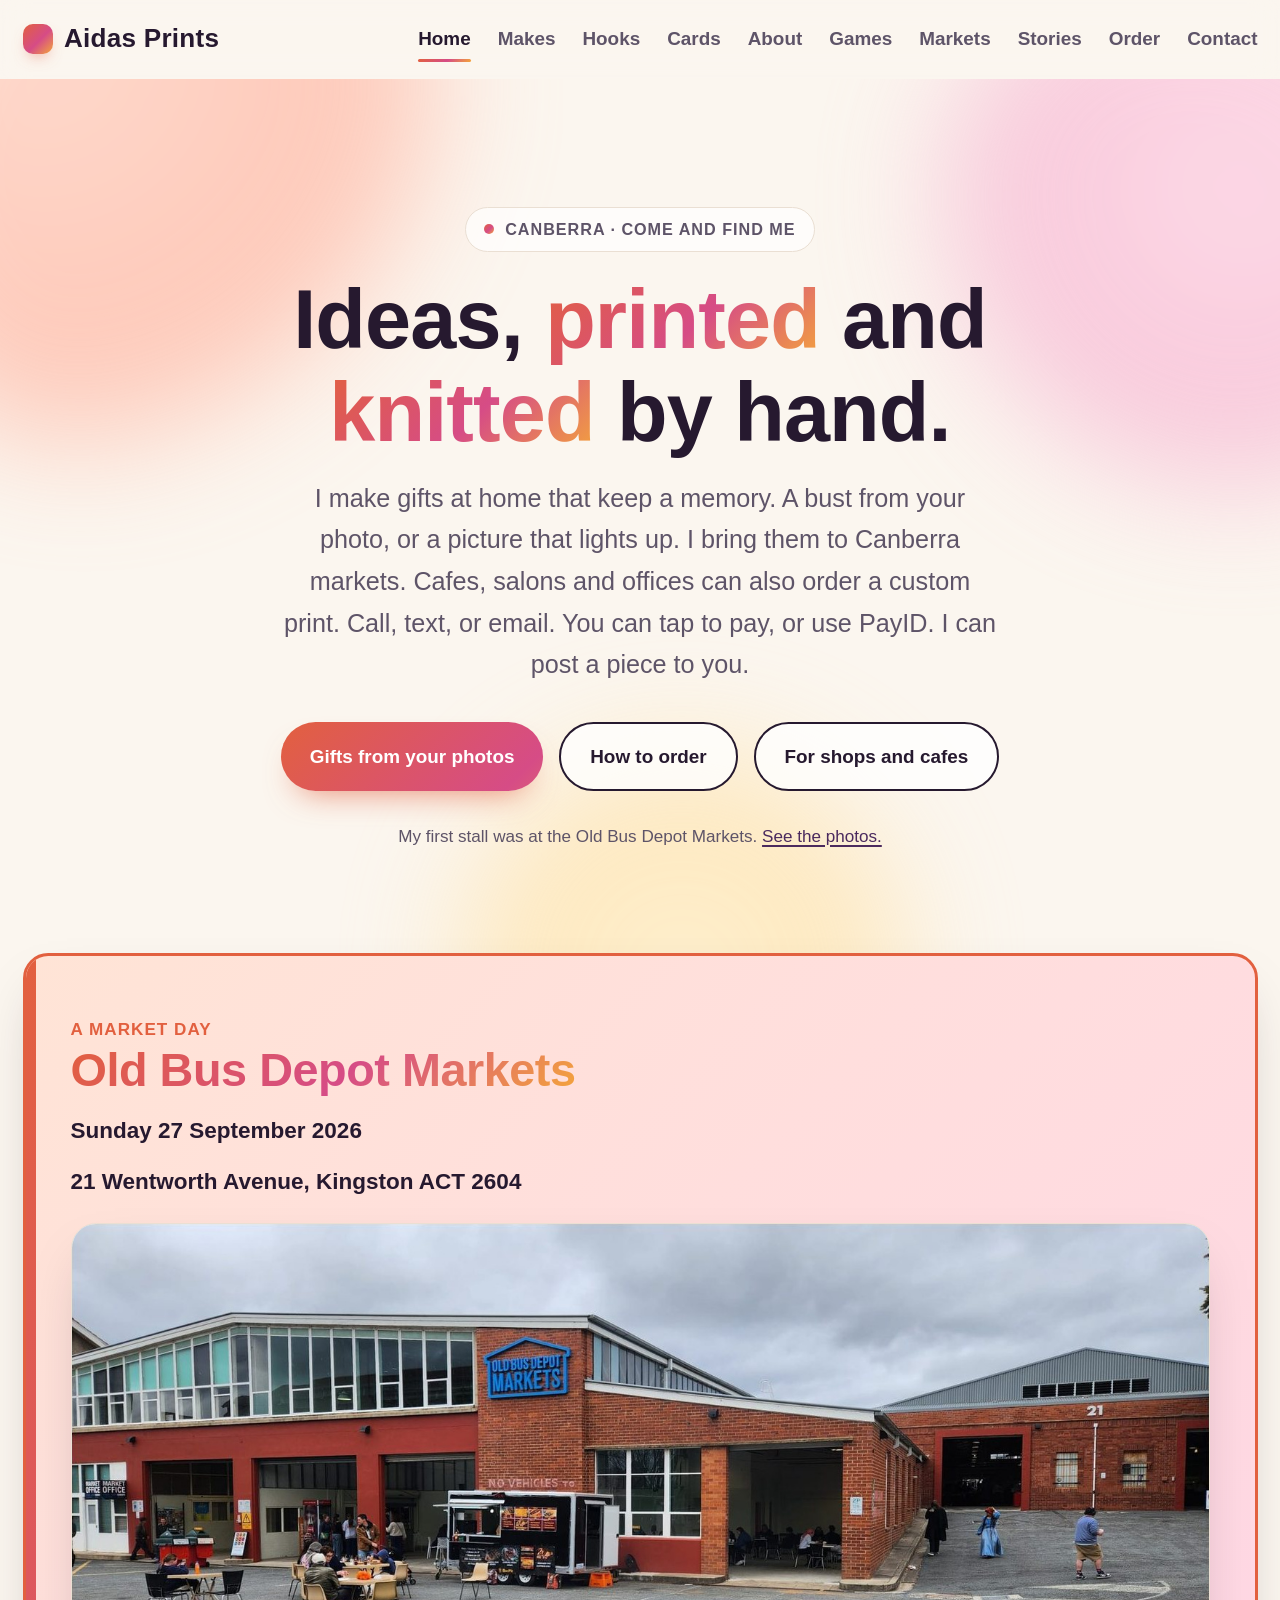
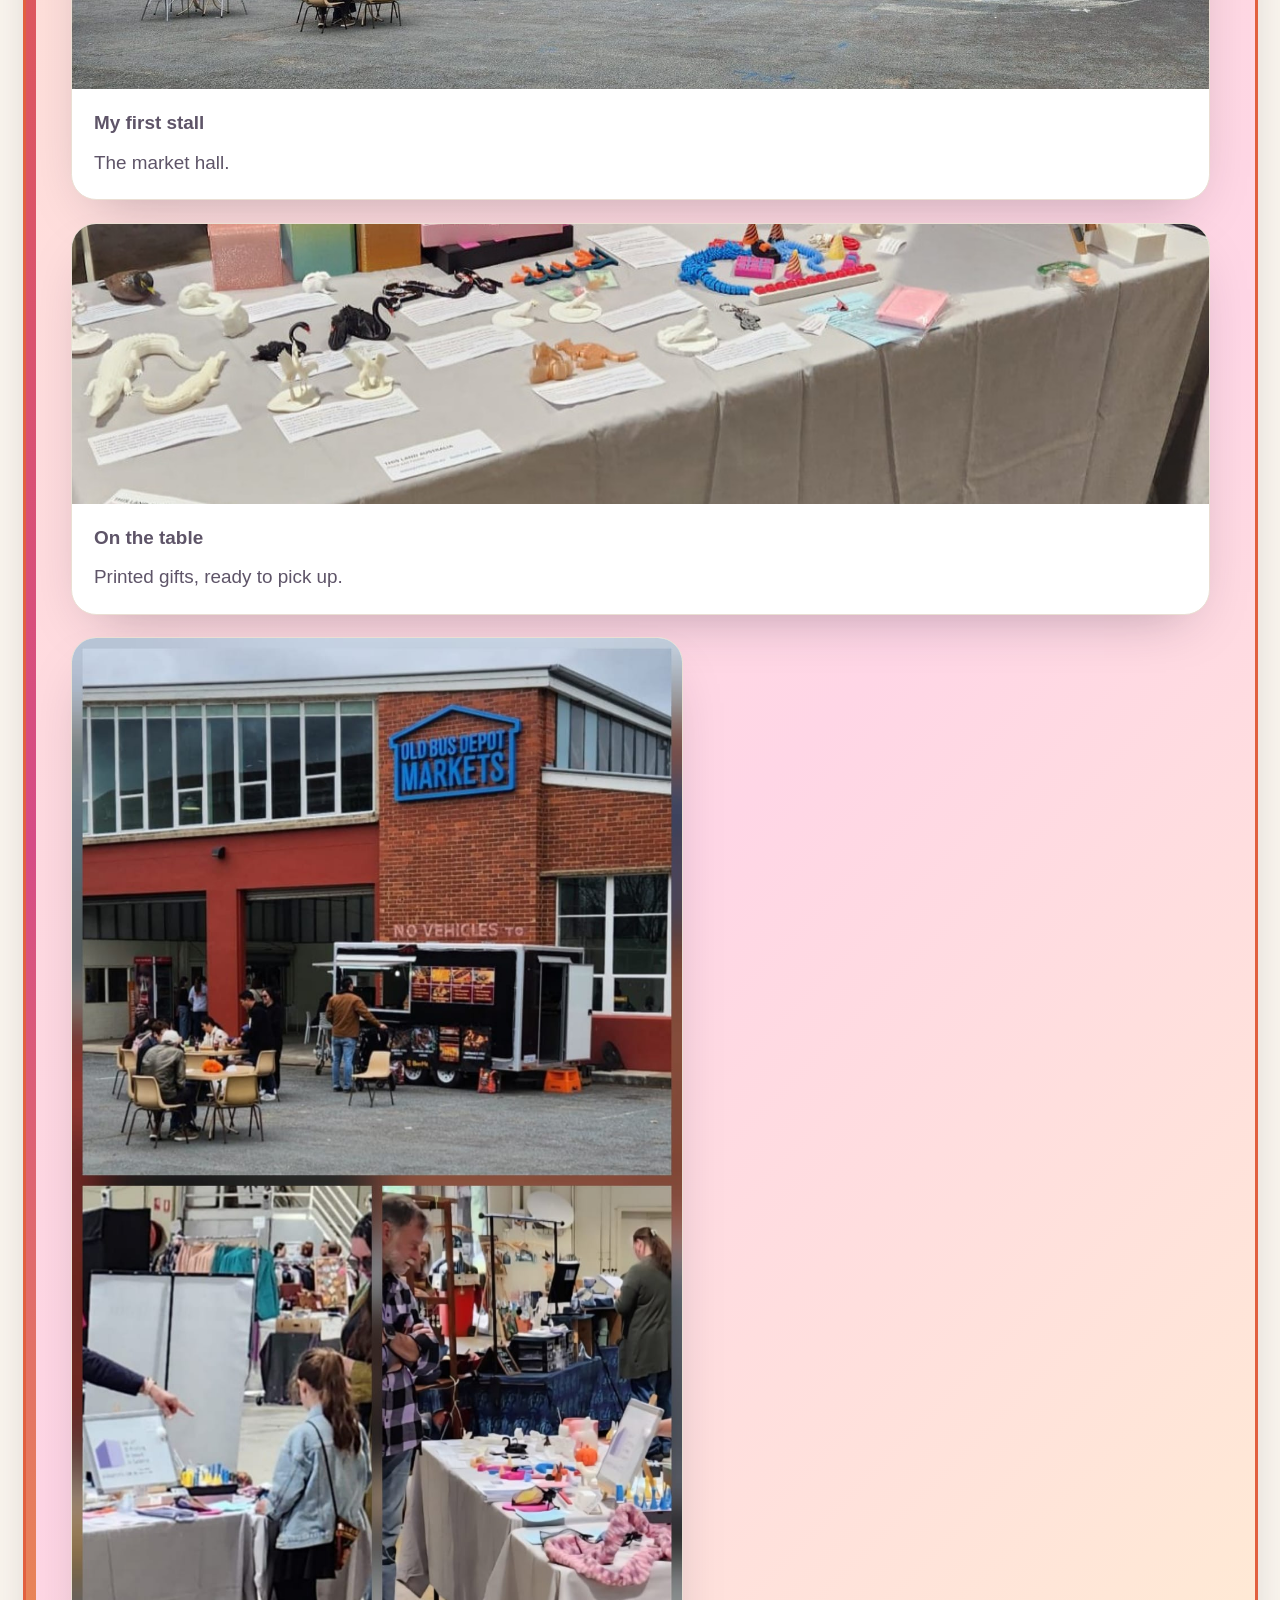
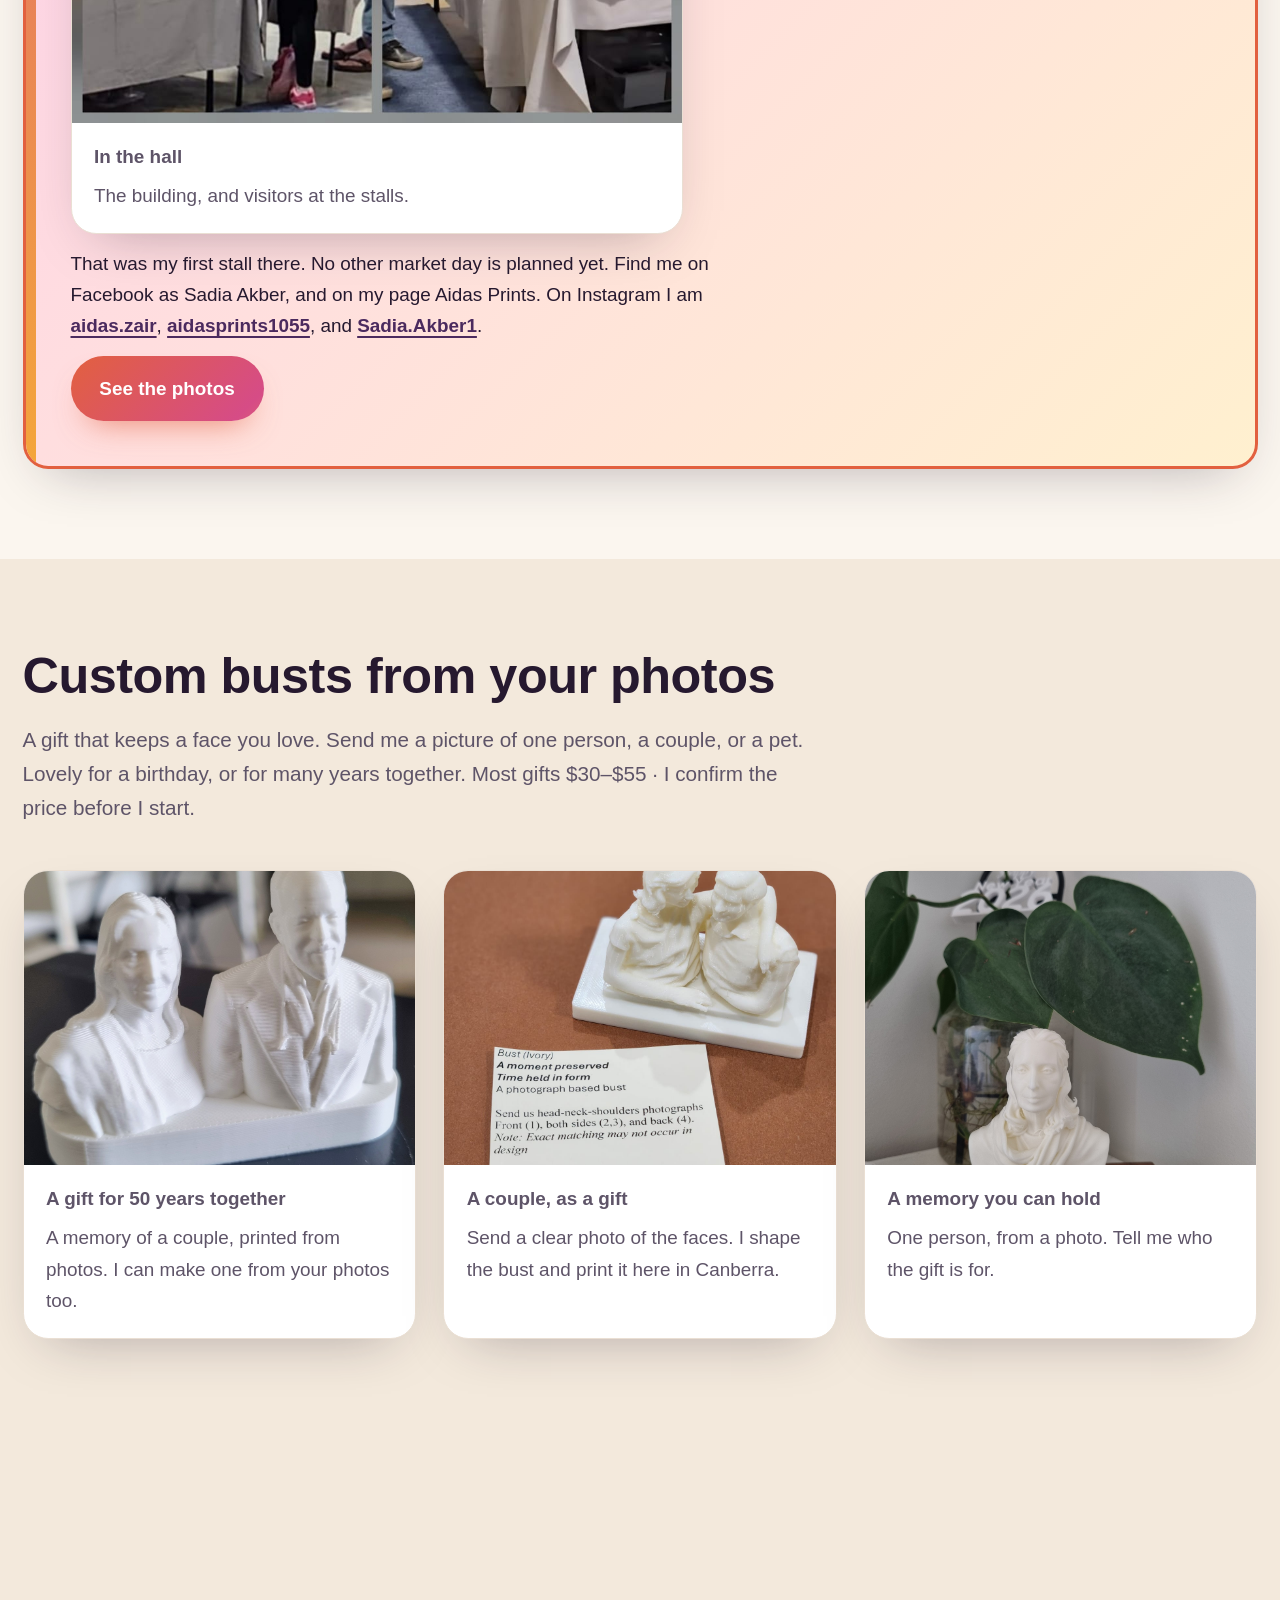
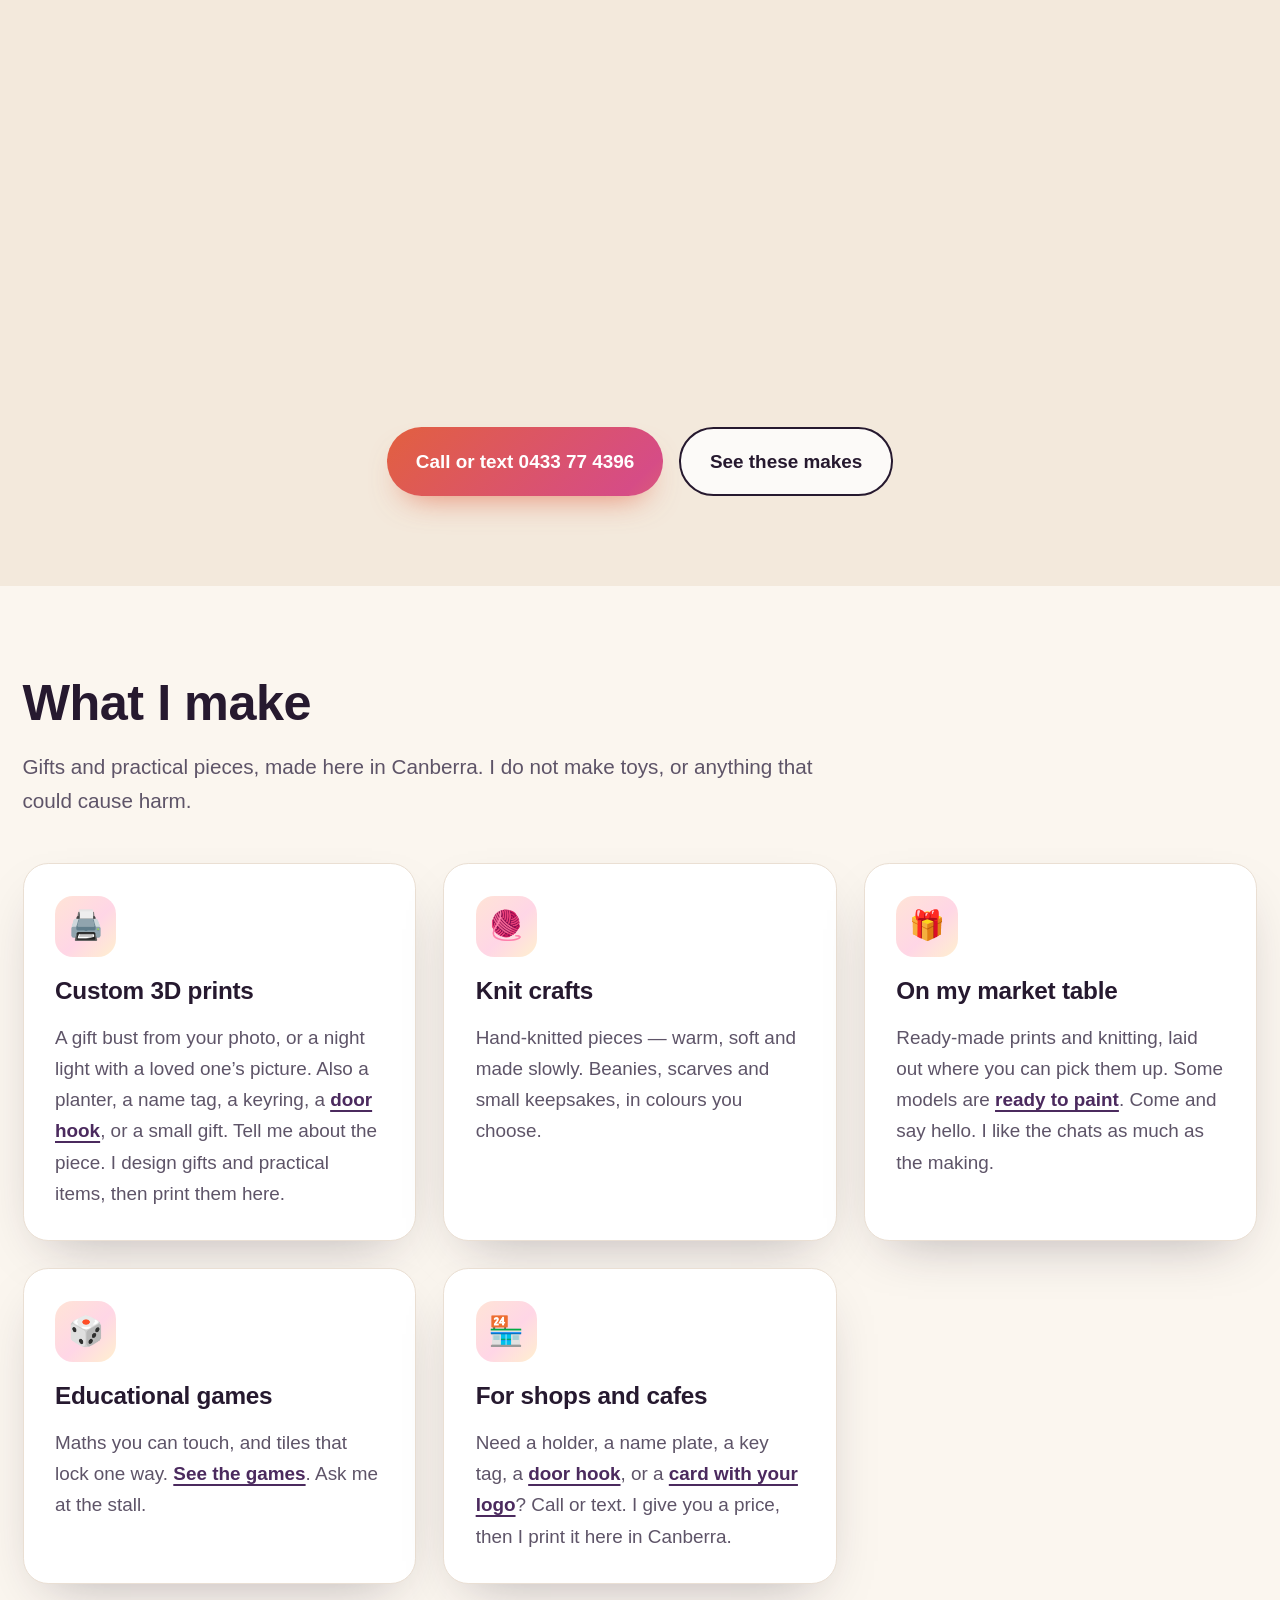
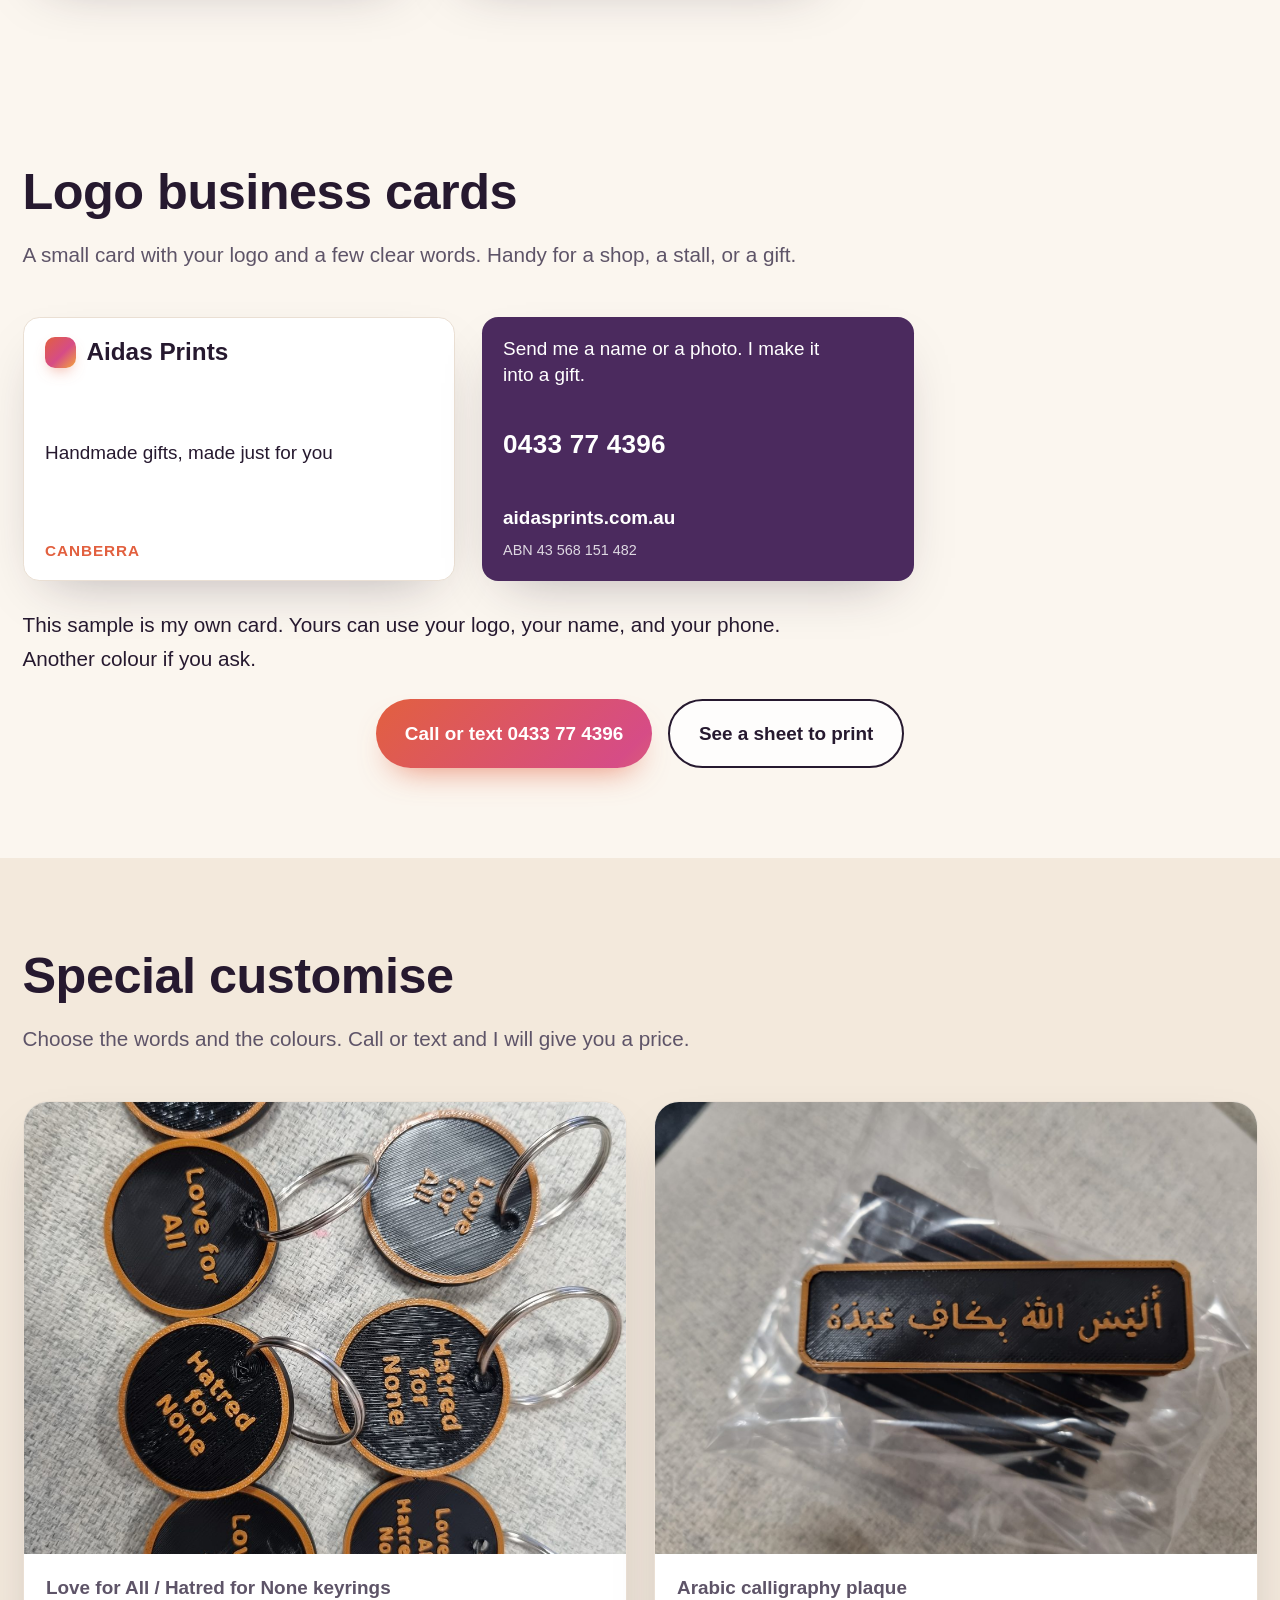
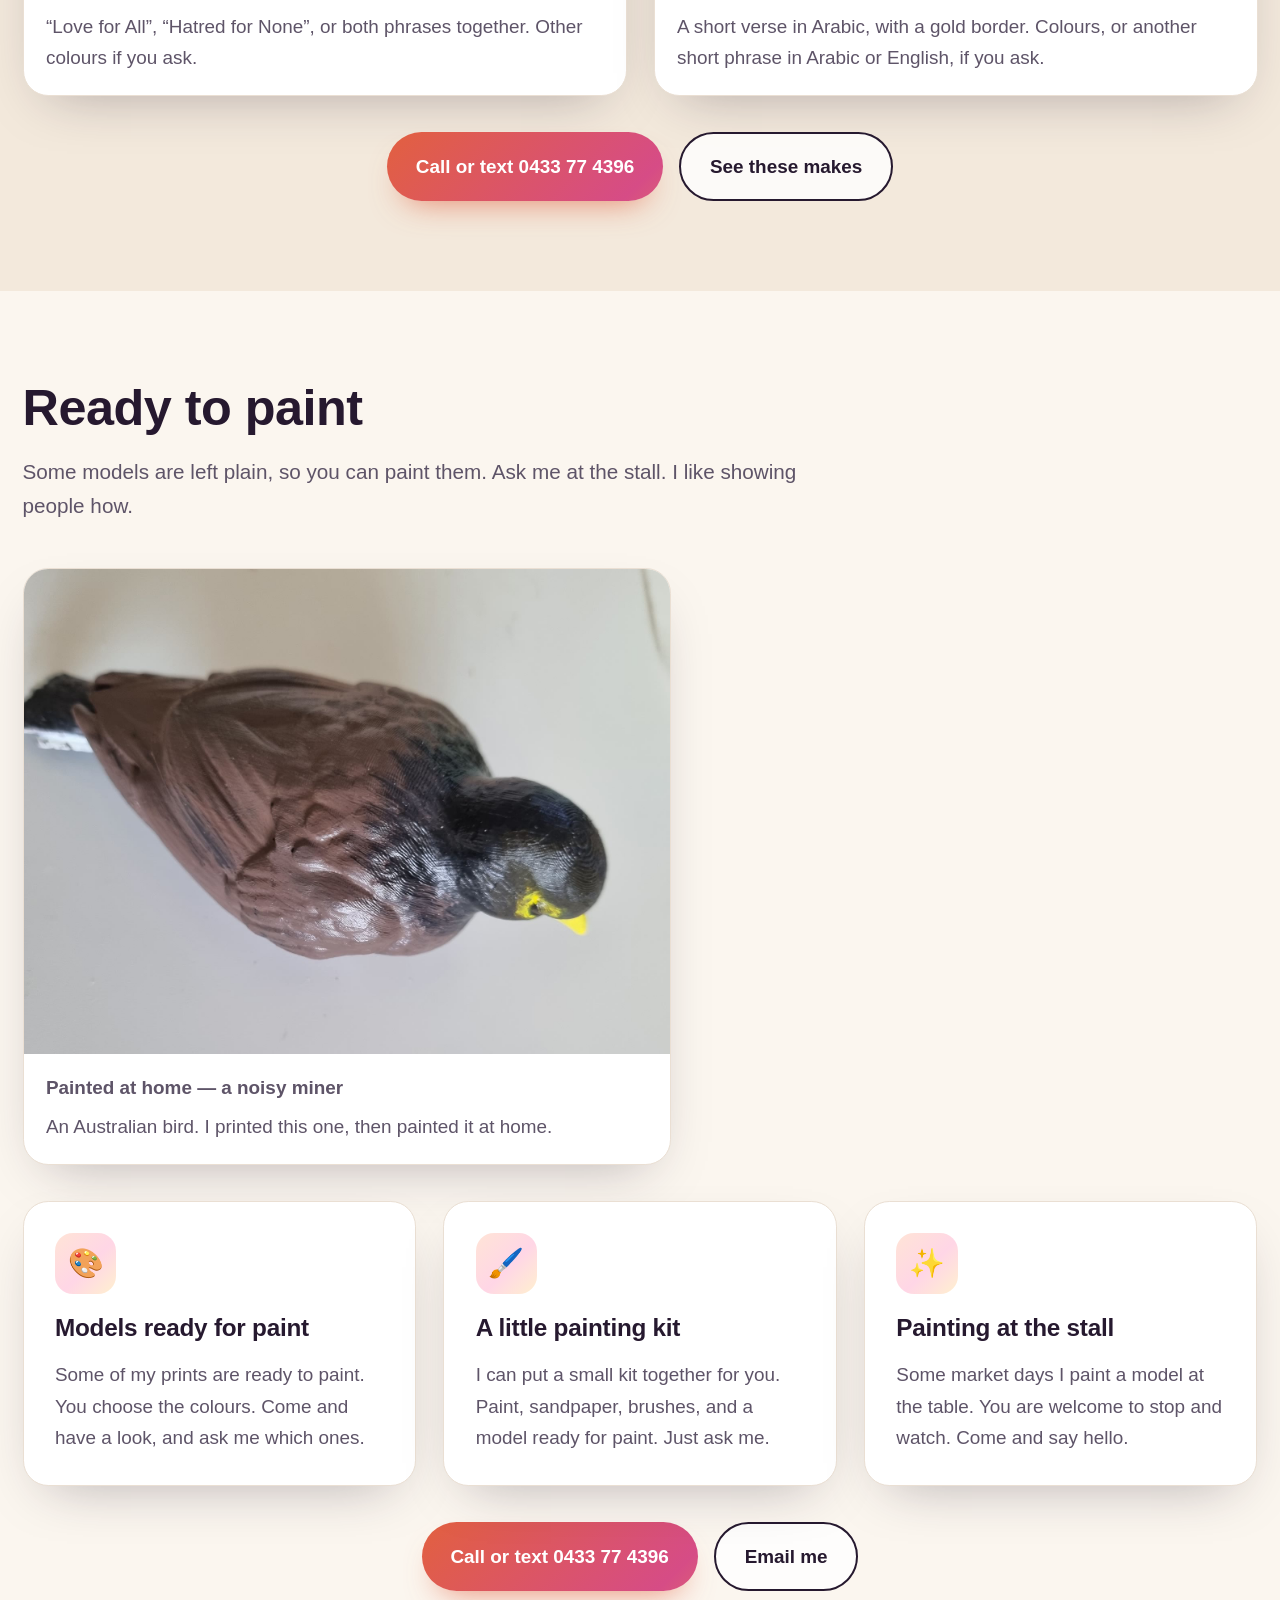
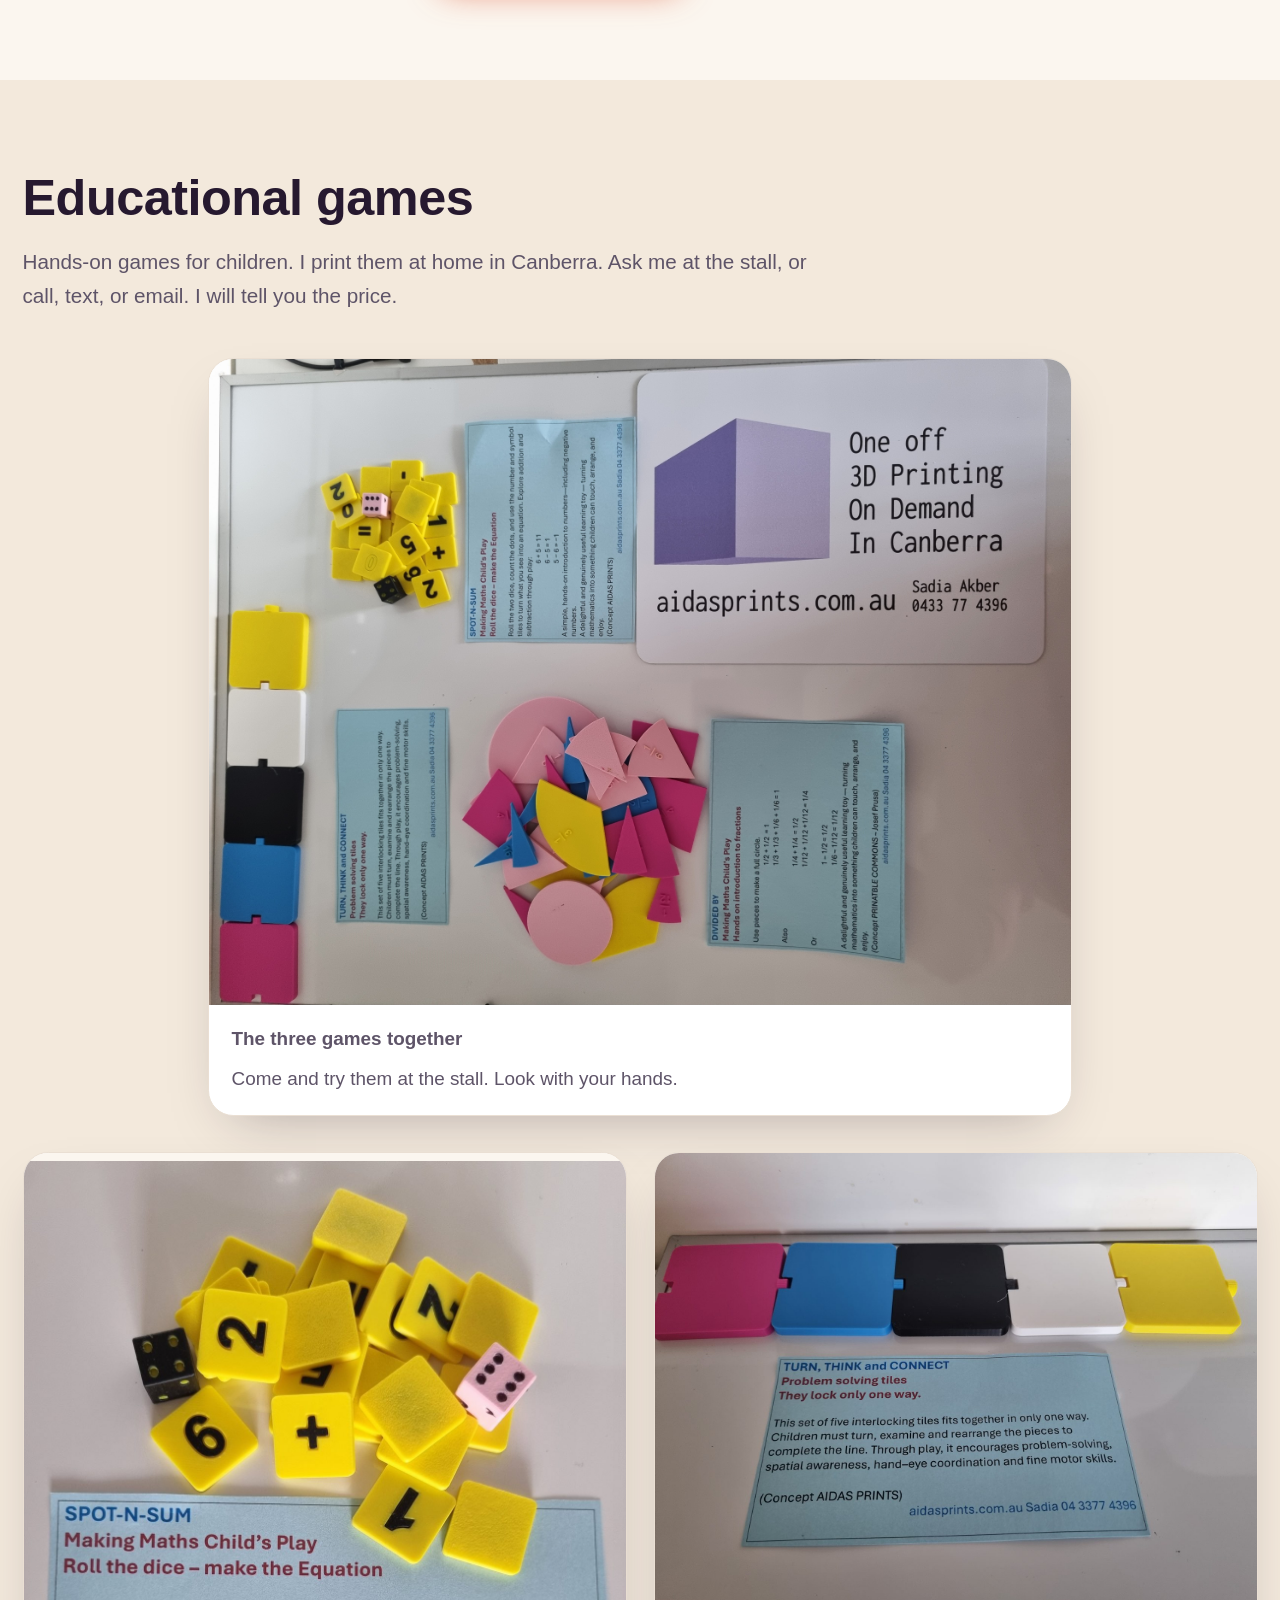
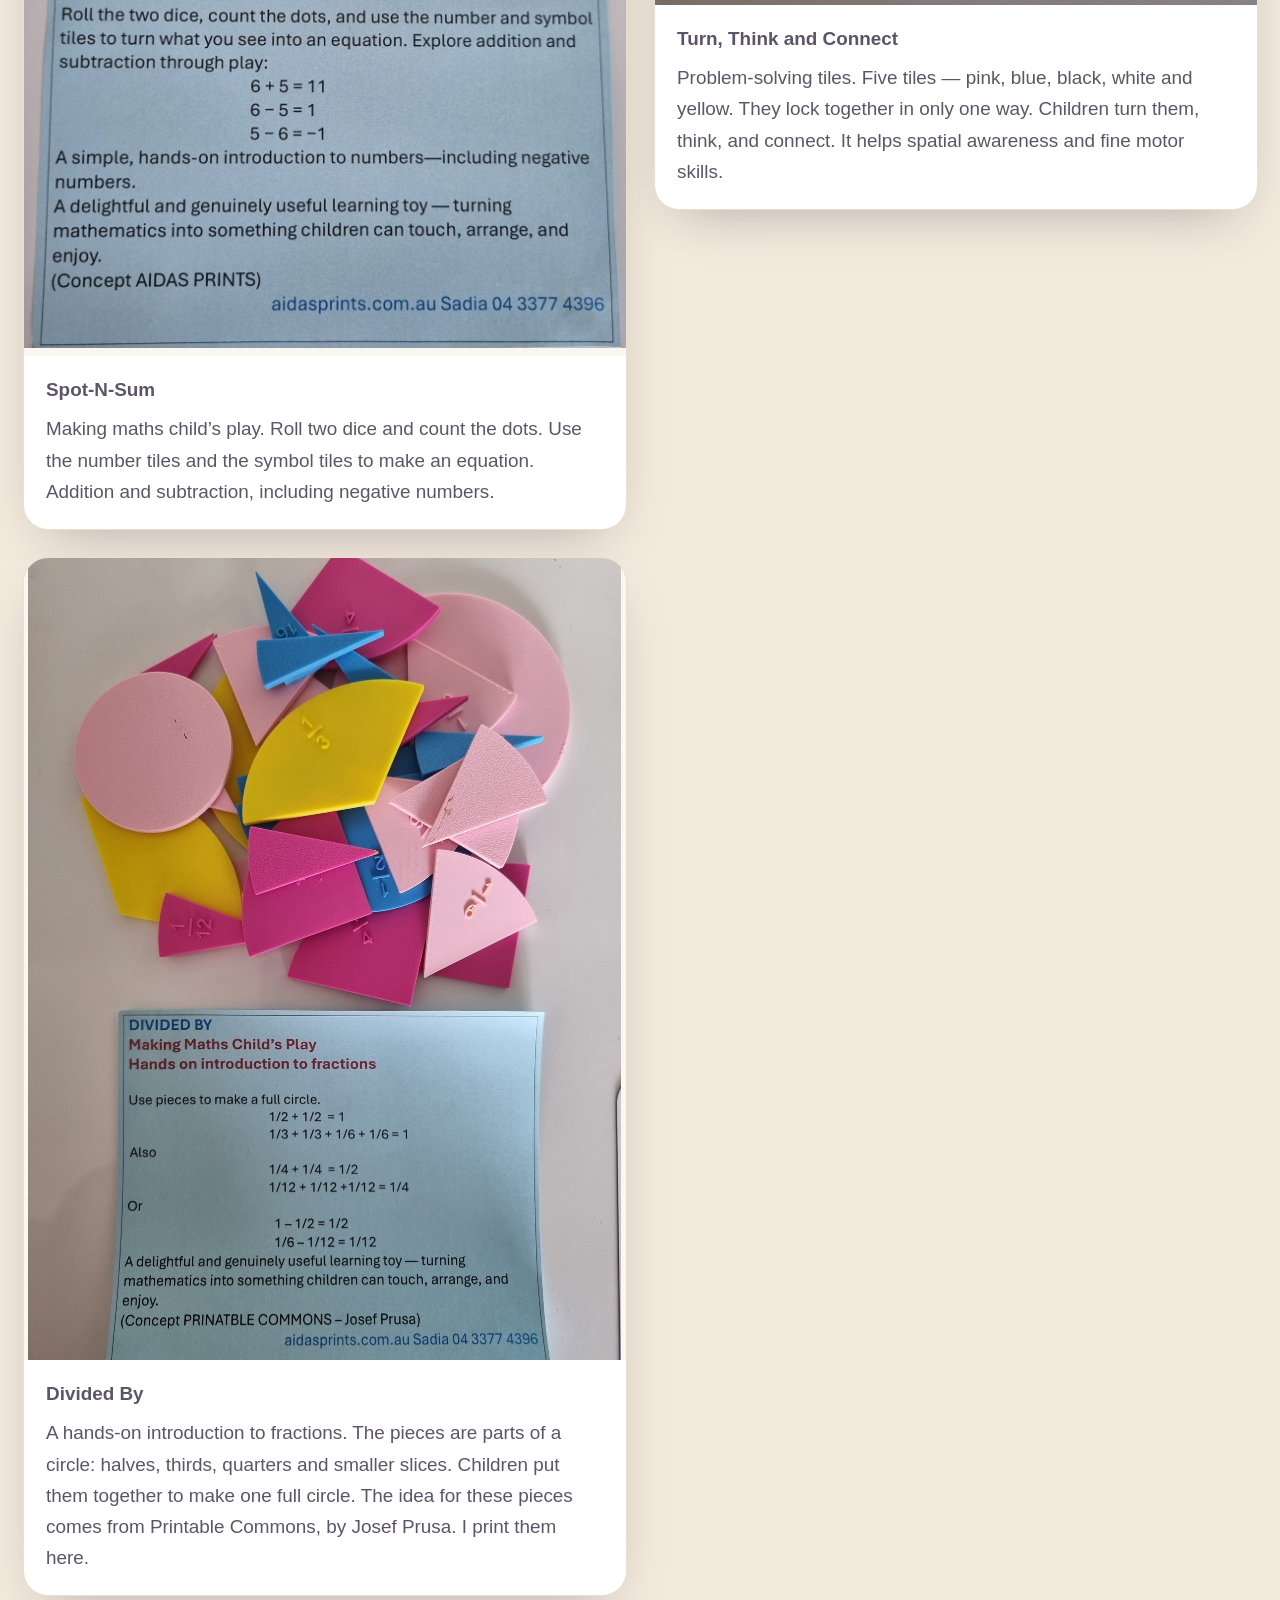
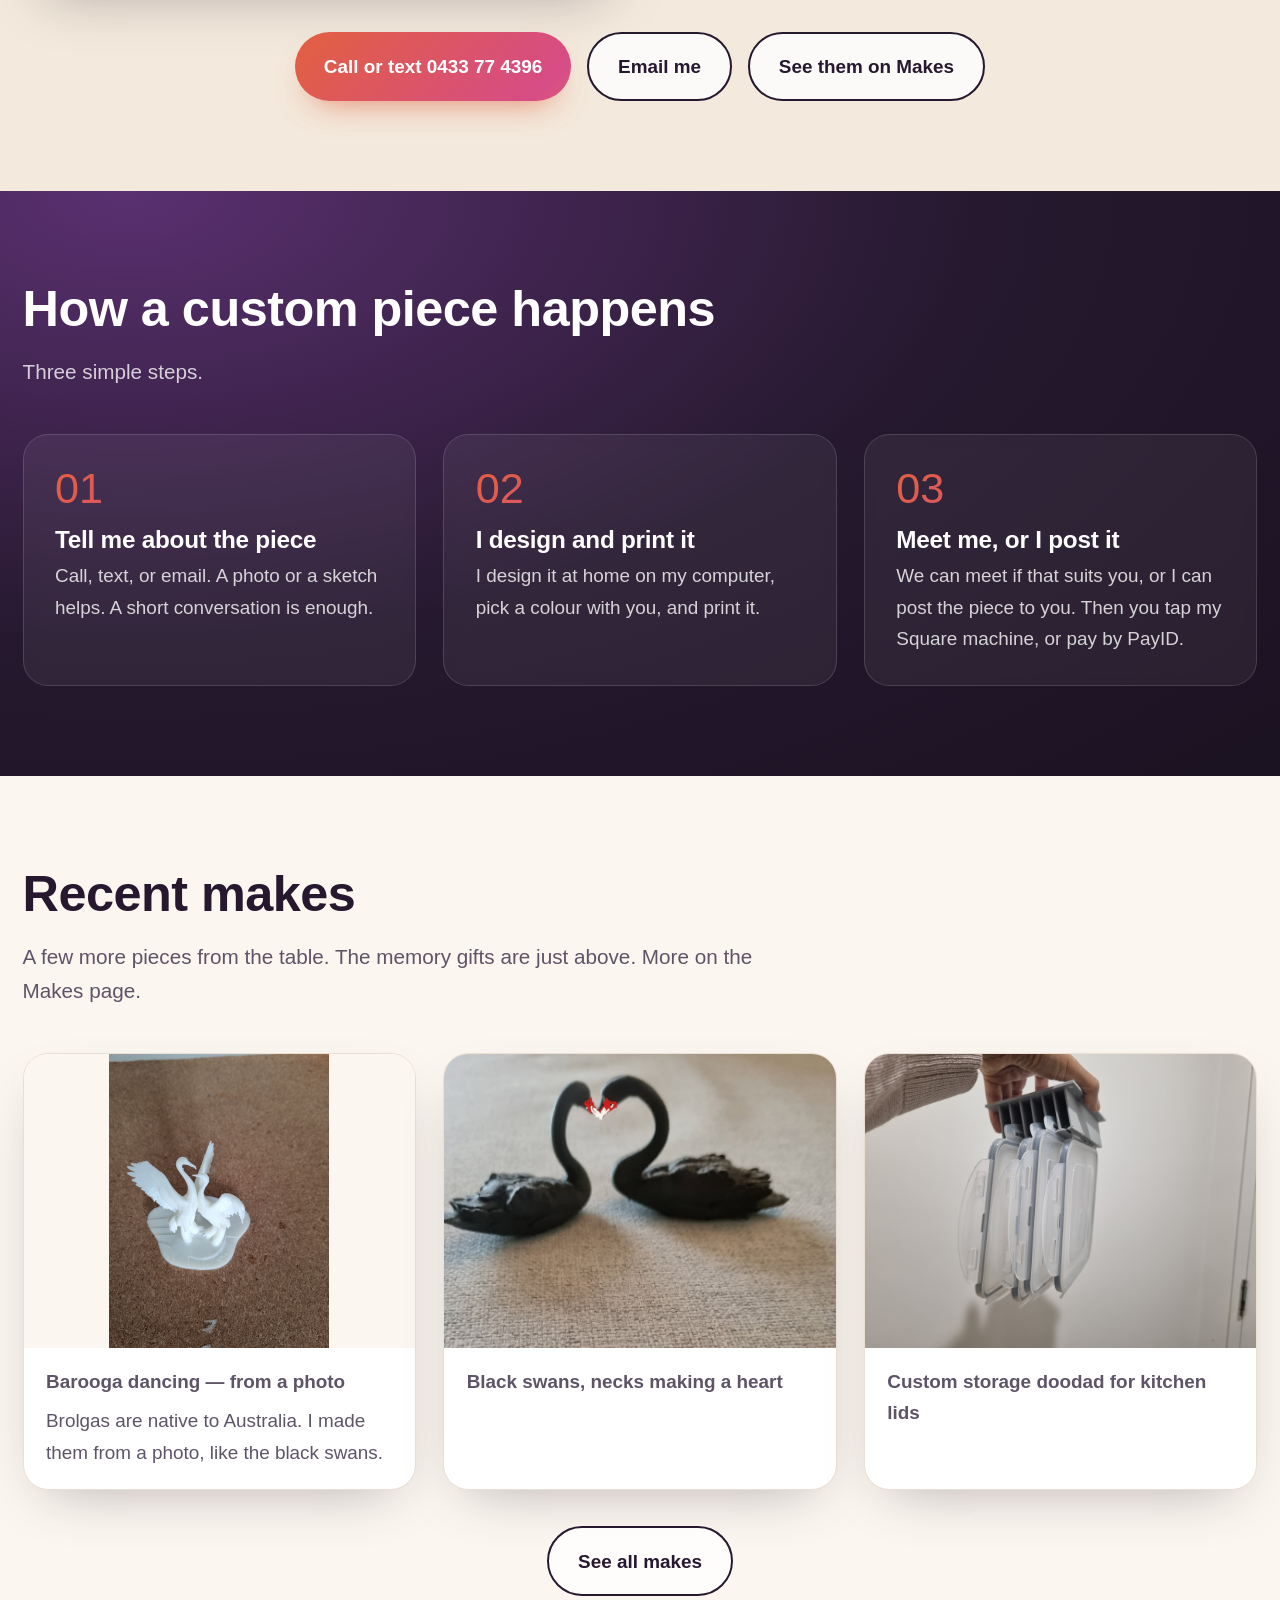
<file: index.html>
<!DOCTYPE html>
<html lang="en-AU">
  <head>
    <meta charset="utf-8" />
    <meta name="viewport" content="width=device-width, initial-scale=1" />
    <title>Aidas Prints — on-demand 3D printing and knit crafts in Canberra</title>
    <meta
      name="description"
      content="Aidas Prints is Sadia in Canberra: gift busts from your photos, lithophane pictures, door hooks, logo business cards, and hands-on learning games. Call or text 0433 77 4396."
    />
    <meta name="theme-color" content="#fbf6ef" />
    <link rel="stylesheet" href="styles.css" />
  </head>
  <body>
    <a class="skip" href="#main">Skip to content</a>

    <header class="site-header">
      <div class="wrap">
        <a class="logo" href="index.html">
          <span class="logo-mark" aria-hidden="true"></span>
          Aidas Prints
        </a>
        <nav aria-label="Main">
          <a href="index.html" aria-current="page">Home</a>
          <a href="makes.html">Makes</a>
          <a href="makes.html#hooks">Hooks</a>
          <a href="#cards">Cards</a>
          <a href="about.html">About</a>
          <a href="#games">Games</a>
          <a href="#markets">Markets</a>
          <a href="stories.html">Stories</a>
          <a href="#order">Order</a>
          <a href="#contact">Contact</a>
        </nav>
      </div>
    </header>

    <main id="main">
      <!-- HERO: the big welcome at the top -->
      <section class="hero">
        <div class="blob blob-1" aria-hidden="true"></div>
        <div class="blob blob-2" aria-hidden="true"></div>
        <div class="blob blob-3" aria-hidden="true"></div>
        <div class="wrap">
          <p class="eyebrow">Canberra · Come and find me</p>
          <h1>
            Ideas, <span class="gradient-text">printed</span> and
            <span class="gradient-text">knitted</span> by hand.
          </h1>
          <p class="lead">
            I make gifts at home that keep a memory. A bust from your photo,
            or a picture that lights up. I bring them to Canberra markets.
            Cafes, salons and offices can also order a custom print. Call,
            text, or email. You can tap to pay, or use PayID. I can post a
            piece to you.
          </p>
          <p class="actions">
            <a class="button" href="#from-photos">Gifts from your photos</a>
            <a class="button button-quiet" href="#order">How to order</a>
            <a class="button button-quiet" href="#make">For shops and cafes</a>
          </p>
          <p class="hero-note">
            My first stall was at the Old Bus Depot Markets.
            <a href="stories.html#old-bus-depot">See the photos.</a>
          </p>
        </div>
      </section>

      <section id="markets">
        <div class="wrap">
          <article class="market-highlight reveal">
            <p class="market-kicker">A market day</p>
            <h2><span class="gradient-text">Old Bus Depot Markets</span></h2>
            <p class="market-when">Sunday 27 September 2026</p>
            <p class="market-where">
              21 Wentworth Avenue, Kingston ACT 2604
            </p>
            <figure class="market-collage">
              <img
                src="photos/market-day-collage-building.jpg"
                width="1564"
                height="640"
                alt="The Old Bus Depot Markets building in Kingston, red brick with a blue sign"
              />
              <figcaption>
                My first stall
                <p>The market hall.</p>
              </figcaption>
            </figure>
            <figure class="market-collage">
              <img
                src="photos/market-stall-products.jpg"
                width="1220"
                height="300"
                alt="Printed gifts on a market table, including small animals, a chess board, beads, and cards"
              />
              <figcaption>
                On the table
                <p>Printed gifts, ready to pick up.</p>
              </figcaption>
            </figure>
            <figure class="market-collage market-portrait">
              <img
                src="photos/market-customer-collage.jpg"
                width="1080"
                height="1920"
                alt="The Old Bus Depot Markets building, and visitors looking at stalls inside the hall"
              />
              <figcaption>
                In the hall
                <p>The building, and visitors at the stalls.</p>
              </figcaption>
            </figure>
            <p>
              That was my first stall there. No other market day is planned
              yet. Find me on Facebook as Sadia Akber, and on my page Aidas
              Prints. On Instagram I am
              <a href="https://www.instagram.com/aidas.zair/">aidas.zair</a>,
              <a href="https://www.instagram.com/aidasprints1055/">aidasprints1055</a>,
              and
              <a href="https://www.instagram.com/sadia.akber1/">Sadia.Akber1</a>.
            </p>
            <p class="actions actions-start">
              <a class="button" href="stories.html#old-bus-depot">See the photos</a>
            </p>
          </article>
        </div>
      </section>

      <!-- FROM YOUR PHOTOS: busts and lithophane frames -->
      <section id="from-photos" class="band">
        <div class="wrap">
          <div class="section-head reveal">
            <h2>Custom busts from your photos</h2>
            <p>
              A gift that keeps a face you love. Send me a picture of one
              person, a couple, or a pet. Lovely for a birthday, or for many
              years together. Most gifts $30–$55 · I confirm the price
              before I start.
            </p>
          </div>
          <div class="gallery">
            <figure class="reveal">
              <a href="makes.html#companion-bust">
                <img src="photos/50-years-companion-bust.jpg" alt="A white 3D printed bust of a smiling woman and man together, on a round base, made for fifty years of companionship" />
                <figcaption>
                  A gift for 50 years together
                  <p>
                    A memory of a couple, printed from photos. I can make
                    one from your photos too.
                  </p>
                </figcaption>
              </a>
            </figure>
            <figure class="reveal">
              <a href="makes.html#photo-bust-couple">
                <img src="photos/photo-bust-couple.jpg" alt="A small cream 3D printed bust of a smiling couple, next to an Aidas Prints card" />
                <figcaption>
                  A couple, as a gift
                  <p>
                    Send a clear photo of the faces. I shape the bust and
                    print it here in Canberra.
                  </p>
                </figcaption>
              </a>
            </figure>
            <figure class="reveal">
              <a href="makes.html#bust-with-plant">
                <img src="photos/bust-with-plant.jpg" alt="A white 3D printed bust of a woman with short hair, in front of a leafy plant" />
                <figcaption>
                  A memory you can hold
                  <p>
                    One person, from a photo. Tell me who the gift is for.
                  </p>
                </figcaption>
              </a>
            </figure>
            <figure class="reveal">
              <a href="makes.html#pandy">
                <img src="photos/pandy.jpg" alt="A cream 3D printed figure of a dog standing beside a smaller dog, a keepsake of Pandy" />
                <figcaption>
                  A pet’s memory
                  <p>
                    Pandy, printed as a little gift. A photo of your own dog
                    or cat is a good place to start.
                  </p>
                </figcaption>
              </a>
            </figure>
          </div>

          <div class="section-head reveal" style="margin-top: 3.5rem">
            <h2>Lithophane gifts</h2>
            <p>
              A lithophane is a photo that lights up. Give a special memory
              in a picture that glows. Or a night light with a loved one’s
              photo. Most gifts $30–$55 · I confirm the price before I
              start.
            </p>
          </div>
          <div class="gallery" style="max-width: 36rem">
            <figure class="reveal">
              <a href="makes.html#lithophane">
                <img src="photos/lithophane-sunset.jpg" alt="A lithophane of a city sunset, glowing warm orange in a white frame, with a lamp shining behind it" />
                <figcaption>
                  A special memory, lit up
                  <p>
                    Your photo, glowing in a frame. A wedding, a holiday, a
                    place you love. It can also be a night light with their
                    picture.
                  </p>
                </figcaption>
              </a>
            </figure>
          </div>

          <div class="section-head reveal" id="gifts" style="margin-top: 3.5rem">
            <h2>Tea light gifts</h2>
            <p>
              A little holder for a battery tea light. It glows warm on a table.
            </p>
          </div>
          <div class="gallery" style="max-width: 36rem">
            <figure class="reveal">
              <a href="makes.html#tealight">
                <img class="fit-contain" src="photos/led-tealight.jpg" alt="White flower-shaped tea light holders, one glowing warm yellow, with small white hearts beside them" />
                <figcaption>
                  LED tea light holders
                  <p>
                    White flower cups for a battery tea light. One is glowing.
                    Little hearts sit beside them. Ask me the price.
                  </p>
                </figcaption>
              </a>
            </figure>
          </div>
          <p class="actions" style="margin-top: 2rem">
            <a class="button" href="tel:+61433774396">Call or text 0433 77 4396</a>
            <a class="button button-quiet" href="makes.html#busts">See these makes</a>
          </p>
        </div>
      </section>

      <!-- WHAT I MAKE -->
      <section id="make">
        <div class="wrap">
          <div class="section-head reveal">
            <h2>What I make</h2>
            <p>
              Gifts and practical pieces, made here in Canberra. I do not make
              toys, or anything that could cause harm.
            </p>
          </div>
          <div class="cards">
            <article class="card reveal">
              <div class="icon" aria-hidden="true">🖨️</div>
              <h3>Custom 3D prints</h3>
              <p>
                A gift bust from your photo, or a night light with a loved
                one’s picture. Also a planter, a name tag, a keyring, a
                <a href="makes.html#hooks">door hook</a>, or a small gift.
                Tell me about the piece. I design gifts and practical items,
                then print them here.
              </p>
            </article>
            <article class="card reveal">
              <div class="icon" aria-hidden="true">🧶</div>
              <h3>Knit crafts</h3>
              <p>
                Hand-knitted pieces — warm, soft and made slowly. Beanies,
                scarves and small keepsakes, in colours you choose.
              </p>
            </article>
            <article class="card reveal">
              <div class="icon" aria-hidden="true">🎁</div>
              <h3>On my market table</h3>
              <p>
                Ready-made prints and knitting, laid out where you can pick them
                up. Some models are <a href="#paint">ready to paint</a>. Come
                and say hello. I like the chats as much as the making.
              </p>
            </article>
            <article class="card reveal">
              <div class="icon" aria-hidden="true">🎲</div>
              <h3>Educational games</h3>
              <p>
                Maths you can touch, and tiles that lock one way.
                <a href="#games">See the games</a>. Ask me at the stall.
              </p>
            </article>
            <article class="card reveal">
              <div class="icon" aria-hidden="true">🏪</div>
              <h3>For shops and cafes</h3>
              <p>
                Need a holder, a name plate, a key tag, a
                <a href="makes.html#hooks">door hook</a>, or a
                <a href="#cards">card with your logo</a>? Call or text. I
                give you a price, then I print it here in Canberra.
              </p>
            </article>
          </div>
        </div>
      </section>

      <!-- LOGO BUSINESS CARDS -->
      <section id="cards">
        <div class="wrap">
          <div class="section-head reveal">
            <h2>Logo business cards</h2>
            <p>
              A small card with your logo and a few clear words. Handy for a
              shop, a stall, or a gift.
            </p>
          </div>
          <div class="card-pair" aria-label="A sample business card, front and back">
            <article class="biz-card biz-card-front reveal" aria-label="Front of the sample card">
              <div class="biz-brand">
                <span class="logo-mark" aria-hidden="true"></span>
                Aidas Prints
              </div>
              <p class="biz-tag">Handmade gifts, made just for you</p>
              <p class="biz-place">Canberra</p>
            </article>
            <article class="biz-card biz-card-back reveal" aria-label="Back of the sample card">
              <p class="biz-tag">Send me a name or a photo. I make it into a gift.</p>
              <a class="biz-phone" href="tel:+61433774396">0433 77 4396</a>
              <p>
                <span class="biz-web">aidasprints.com.au</span><br />
                <span class="biz-abn">ABN 43 568 151 482</span>
              </p>
            </article>
          </div>
          <div class="prose" style="margin-top: 1.5rem">
            <p>
              This sample is my own card. Yours can use your logo, your name,
              and your phone. Another colour if you ask.
            </p>
          </div>
          <p class="actions">
            <a class="button" href="tel:+61433774396">Call or text 0433 77 4396</a>
            <a class="button button-quiet" href="cards.html">See a sheet to print</a>
          </p>
        </div>
      </section>

      <!-- SPECIAL CUSTOMISE -->
      <section id="special" class="band">
        <div class="wrap">
          <div class="section-head reveal">
            <h2>Special customise</h2>
            <p>
              Choose the words and the colours. Call or text and I will give
              you a price.
            </p>
          </div>
          <div class="gallery">
            <figure class="reveal">
              <a href="makes.html#love-hatred-keyrings">
                <img src="photos/love-hatred-keyrings.jpg" alt="Round black keyrings with an orange-gold rim and raised gold lettering. Some read Love for All, some read Hatred for None, and one shows both." />
                <figcaption>
                  Love for All / Hatred for None keyrings
                  <p>
                    “Love for All”, “Hatred for None”, or both phrases
                    together. Other colours if you ask.
                  </p>
                </figcaption>
              </a>
            </figure>
            <figure class="reveal">
              <a href="makes.html#arabic-calligraphy-plaque">
                <img src="photos/arabic-calligraphy-plaque.jpg" alt="A rectangular black plaque with a gold border and raised gold Arabic calligraphy, on a clear bag of more black plaques." />
                <figcaption>
                  Arabic calligraphy plaque
                  <p>
                    A short verse in Arabic, with a gold border. Colours, or
                    another short phrase in Arabic or English, if you ask.
                  </p>
                </figcaption>
              </a>
            </figure>
          </div>
          <p class="actions" style="margin-top: 2rem">
            <a class="button" href="tel:+61433774396">Call or text 0433 77 4396</a>
            <a class="button button-quiet" href="makes.html#special">See these makes</a>
          </p>
        </div>
      </section>

      <!-- READY TO PAINT -->
      <section id="paint">
        <div class="wrap">
          <div class="section-head reveal">
            <h2>Ready to paint</h2>
            <p>
              Some models are left plain, so you can paint them. Ask me at
              the stall. I like showing people how.
            </p>
          </div>
          <div class="gallery" style="max-width: 36rem; margin-bottom: 2rem" aria-label="A model painted at home">
            <figure class="reveal">
              <img src="photos/painted-noisy-miner.jpg" alt="A hand-painted 3D printed noisy miner, an Australian bird, with a grey-brown body, a black head, and a yellow beak" />
              <figcaption>
                Painted at home — a noisy miner
                <p>
                  An Australian bird. I printed this one, then painted it at home.
                </p>
              </figcaption>
            </figure>
          </div>
          <div class="cards">
            <article class="card reveal">
              <div class="icon" aria-hidden="true">🎨</div>
              <h3>Models ready for paint</h3>
              <p>
                Some of my prints are ready to paint. You choose the colours.
                Come and have a look, and ask me which ones.
              </p>
            </article>
            <article class="card reveal">
              <div class="icon" aria-hidden="true">🖌️</div>
              <h3>A little painting kit</h3>
              <p>
                I can put a small kit together for you. Paint, sandpaper,
                brushes, and a model ready for paint. Just ask me.
              </p>
            </article>
            <article class="card reveal">
              <div class="icon" aria-hidden="true">✨</div>
              <h3>Painting at the stall</h3>
              <p>
                Some market days I paint a model at the table. You are
                welcome to stop and watch. Come and say hello.
              </p>
            </article>
          </div>
          <p class="actions" style="margin-top: 2rem">
            <a class="button" href="tel:+61433774396">Call or text 0433 77 4396</a>
            <a class="button button-quiet" href="mailto:sadia.akber@gmail.com">Email me</a>
          </p>
        </div>
      </section>

      <!-- EDUCATIONAL GAMES -->
      <section id="games" class="band">
        <div class="wrap">
          <div class="section-head reveal">
            <h2>Educational games</h2>
            <p>
              Hands-on games for children. I print them at home in Canberra.
              Ask me at the stall, or call, text, or email. I will tell you
              the price.
            </p>
          </div>
          <div class="gallery align-start" style="max-width: 48rem; margin: 0 auto 2rem" aria-label="The three games together">
            <figure class="reveal">
              <img class="fit-contain" src="photos/educational-games.jpg?v=sign-upright" alt="The three learning games on a white table, with the Aidas Prints sign the right way up: yellow number tiles and dice, five coloured interlocking tiles, and colourful fraction pieces" />
              <figcaption>
                The three games together
                <p>Come and try them at the stall. Look with your hands.</p>
              </figcaption>
            </figure>
          </div>
          <div class="gallery align-start games-grid" aria-label="Educational games">
            <figure class="reveal" id="spot-n-sum">
              <img class="fit-contain frame-tall" src="photos/spot-n-sum.jpg" alt="Soft yellow number and symbol tiles, with a black die and a pink die, above a Spot-N-Sum card" />
              <figcaption>
                Spot-N-Sum
                <p>
                  Making maths child’s play. Roll two dice and count the
                  dots. Use the number tiles and the symbol tiles to make
                  an equation. Addition and subtraction, including negative
                  numbers.
                </p>
              </figcaption>
            </figure>
            <figure class="reveal" id="turn-think-connect">
              <img class="fit-contain" src="photos/turn-think-connect.jpg" alt="Five interlocking tiles in a row — pink, blue, black, white and yellow — above a Turn, Think and Connect card" />
              <figcaption>
                Turn, Think and Connect
                <p>
                  Problem-solving tiles. Five tiles — pink, blue, black,
                  white and yellow. They lock together in only one way.
                  Children turn them, think, and connect. It helps spatial
                  awareness and fine motor skills.
                </p>
              </figcaption>
            </figure>
            <figure class="reveal" id="divided-by">
              <img class="fit-contain frame-tall" src="photos/divided-by.jpg" alt="Colourful fraction pieces in pink, yellow and blue, above a Divided By card" />
              <figcaption>
                Divided By
                <p>
                  A hands-on introduction to fractions. The pieces are
                  parts of a circle: halves, thirds, quarters and smaller
                  slices. Children put them together to make one full
                  circle. The idea for these pieces comes from Printable
                  Commons, by Josef Prusa. I print them here.
                </p>
              </figcaption>
            </figure>
          </div>
          <p class="actions" style="margin-top: 2rem">
            <a class="button" href="tel:+61433774396">Call or text 0433 77 4396</a>
            <a class="button button-quiet" href="mailto:sadia.akber@gmail.com">Email me</a>
            <a class="button button-quiet" href="makes.html#games">See them on Makes</a>
          </p>
        </div>
      </section>

      <!-- HOW IT WORKS -->
      <section id="how" class="band-dark">
        <div class="wrap">
          <div class="section-head reveal">
            <h2>How a custom piece happens</h2>
            <p>Three simple steps.</p>
          </div>
          <ol class="steps">
            <li class="reveal">
              <h3>Tell me about the piece</h3>
              <p>
                Call, text, or email. A photo or a sketch helps. A short
                conversation is enough.
              </p>
            </li>
            <li class="reveal">
              <h3>I design and print it</h3>
              <p>
                I design it at home on my computer, pick a colour with you, and
                print it.
              </p>
            </li>
            <li class="reveal">
              <h3>Meet me, or I post it</h3>
              <p>
                We can meet if that suits you, or I can post the piece to you.
                Then you tap my Square machine, or pay by PayID.
              </p>
            </li>
          </ol>
        </div>
      </section>

      <!-- RECENT MAKES -->
      <section id="recent">
        <div class="wrap">
          <div class="section-head reveal">
            <h2>Recent makes</h2>
            <p>
              A few more pieces from the table. The memory gifts are just
              above. More on the Makes page.
            </p>
          </div>
          <div class="gallery">
            <!-- To show a photo here, copy this and change the file name and words:
            <figure class="reveal">
              <img src="photos/your-photo.jpg" alt="Say what is in the picture" />
              <figcaption>Short caption</figcaption>
            </figure>
            -->
            <figure class="reveal">
              <img class="fit-contain" src="photos/barooga-dancing.jpg" alt="Two white 3D printed brolgas standing upright on a translucent base, wings spread, heads and faces fully visible, on a brown textured background" />
              <figcaption>
                Barooga dancing — from a photo
                <p>
                  Brolgas are native to Australia. I made them from a photo,
                  like the black swans.
                </p>
              </figcaption>
            </figure>
            <figure class="reveal">
              <img src="photos/black-swans.jpg" alt="Two black 3D printed swans facing each other, their necks making a heart shape" />
              <figcaption>Black swans, necks making a heart</figcaption>
            </figure>
            <figure class="reveal">
              <img src="photos/kitchen-lid-holder.jpg" alt="A grey 3D printed storage doodad, held up, with three clear kitchen container lids hanging from it" />
              <figcaption>Custom storage doodad for kitchen lids</figcaption>
            </figure>
          </div>
          <p class="actions" style="margin-top: 2rem">
            <a class="button button-quiet" href="makes.html">See all makes</a>
          </p>
        </div>
      </section>

      <!-- HOW TO ORDER -->
      <section id="order" class="band">
        <div class="wrap">
          <div class="section-head reveal">
            <h2>How to order</h2>
            <p>
              You can order at a market, or from home. Call, text, or email.
              We can meet if that suits you, or I can post the piece to you.
            </p>
          </div>
          <div class="cards">
            <article class="card reveal">
              <div class="icon" aria-hidden="true">💰</div>
              <h3>A guide to prices</h3>
              <p>
                Most pieces are between $20 and $50. Special pieces are not
                much more than $60. For a custom piece, I give you a price
                before I start.
              </p>
            </article>
            <article class="card reveal">
              <div class="icon" aria-hidden="true">👋</div>
              <h3>Come to the stall</h3>
              <p>
                Find me at a Canberra market. Look with your hands. We talk.
                Then you tap my Square machine.
              </p>
            </article>
            <article class="card reveal">
              <div class="icon" aria-hidden="true">📱</div>
              <h3>Or call, text, or email</h3>
              <p>
                For a custom piece, or if you can’t make it to a market, call,
                text, or
                <a href="mailto:sadia.akber@gmail.com">Email me</a>. I give you
                a fair price before I start. We can meet to hand it over, or I
                can post it.
              </p>
              <p class="actions">
                <a class="button" href="mailto:sadia.akber@gmail.com">Email me</a>
                <a class="button button-quiet" href="tel:+61433774396">Call or text 0433 77 4396</a>
              </p>
            </article>
            <article class="card reveal">
              <div class="icon" aria-hidden="true">💳</div>
              <h3>PayID if you need it</h3>
              <p>
                Handy when we cannot tap on the day. I will give you the PayID
                details when we speak. Nothing to click on this site.
              </p>
            </article>
          </div>
        </div>
      </section>

      <!-- CONTACT -->
      <section id="contact">
        <div class="wrap contact">
          <div class="reveal">
            <h2>Come and say hello</h2>
            <p class="lead" style="margin: 0 0 1rem">
              Want a print, or to know when I am next at a market? Call or text
              Sadia.
            </p>
            <a class="phone" href="tel:+61433774396">0433 77 4396</a>
            <p class="fineprint">Aidas Prints · Sole trader · ABN 43 568 151 482</p>
            <figure class="qr-sign">
              <img
                src="photos/aidasprints-qr.png"
                alt="A square code you can scan to open aidasprints.com.au"
                width="800"
                height="800"
              />
              <figcaption>Scan this to open aidasprints.com.au</figcaption>
              <p class="fineprint"><a href="sign.html">Print a stall sign</a></p>
            </figure>
          </div>
          <div class="card reveal">
            <h3>How we pay</h3>
            <p>
              At the stall, tap my Square machine with your card or phone. If
              that does not suit, PayID works too. Small custom prints usually
              take a few days.
            </p>
          </div>
        </div>
      </section>
    </main>

    <footer class="site-footer">
      <div class="wrap">
        <p>© <span id="year"></span> Aidas Prints · Canberra</p>
        <p><a href="tel:+61433774396">0433 77 4396</a> · ABN 43 568 151 482</p>
      </div>
    </footer>

    <script src="script.js"></script>
  </body>
</html>
</file>
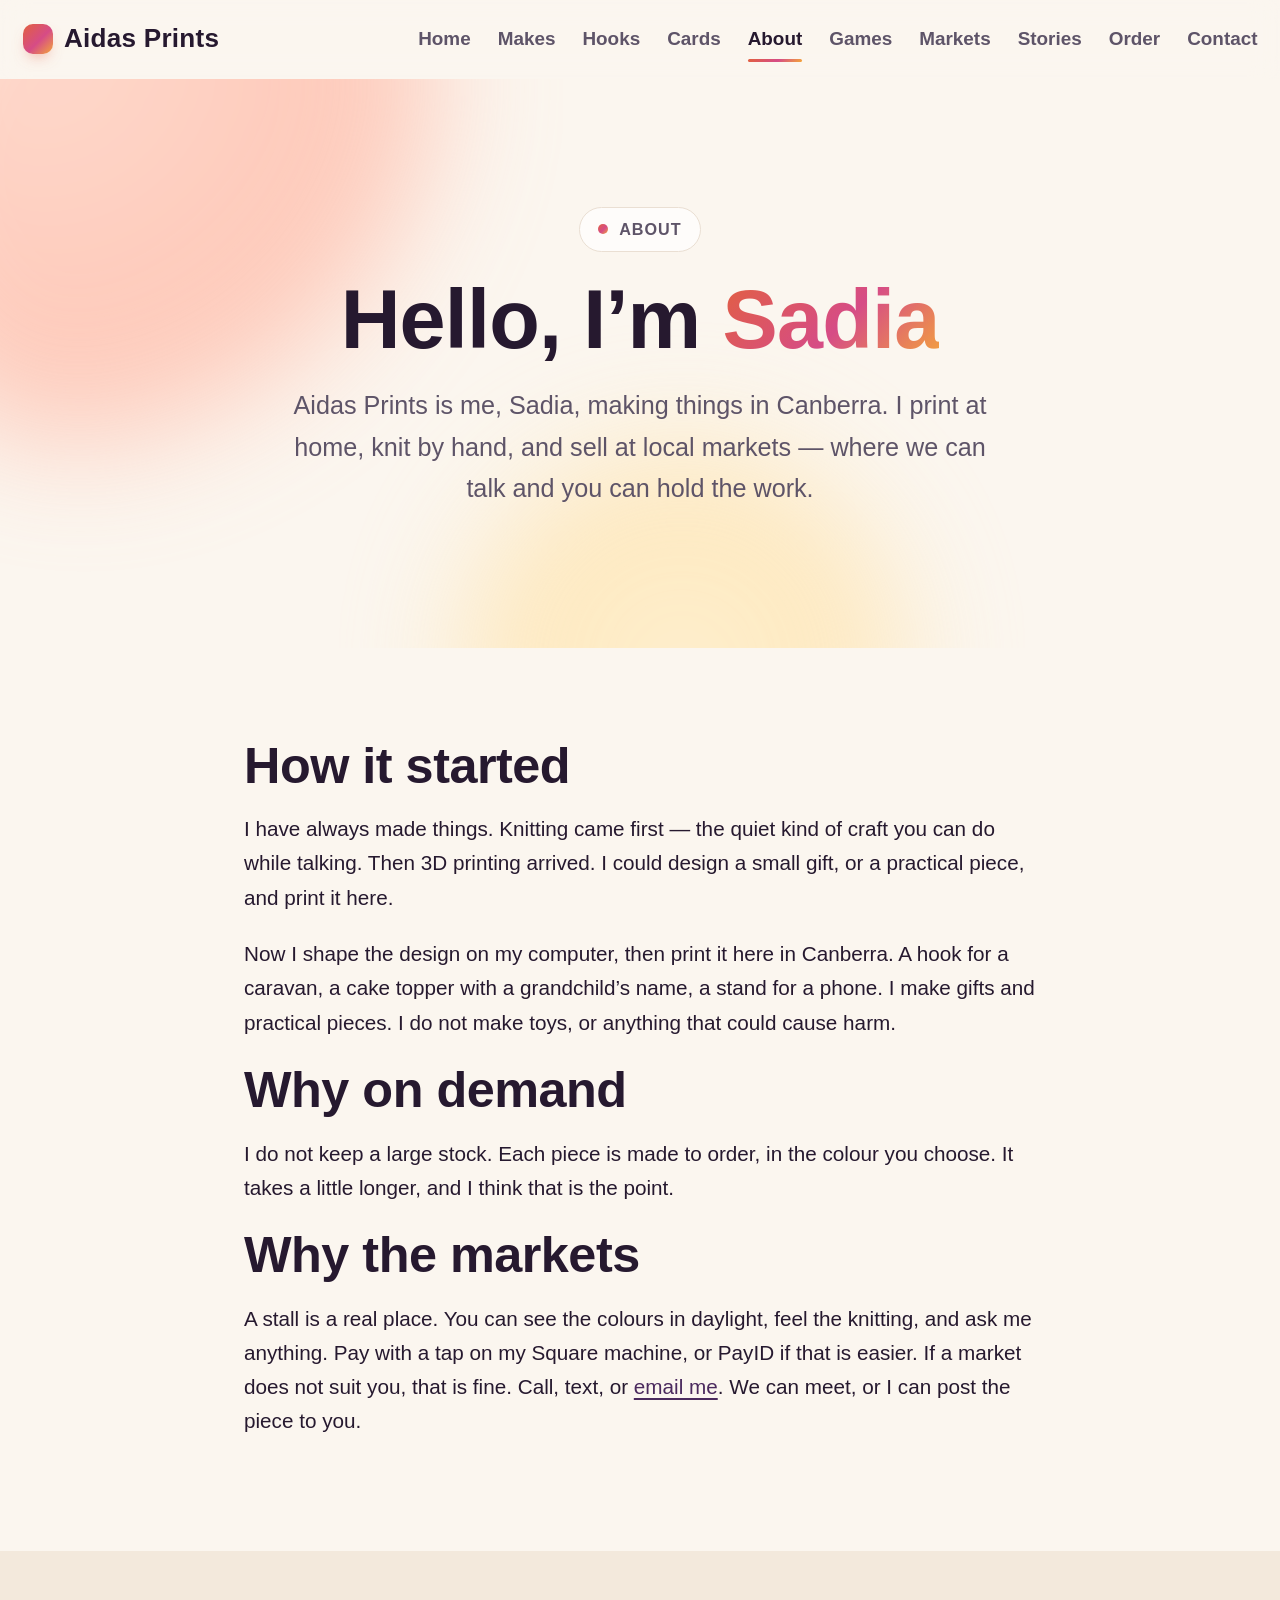
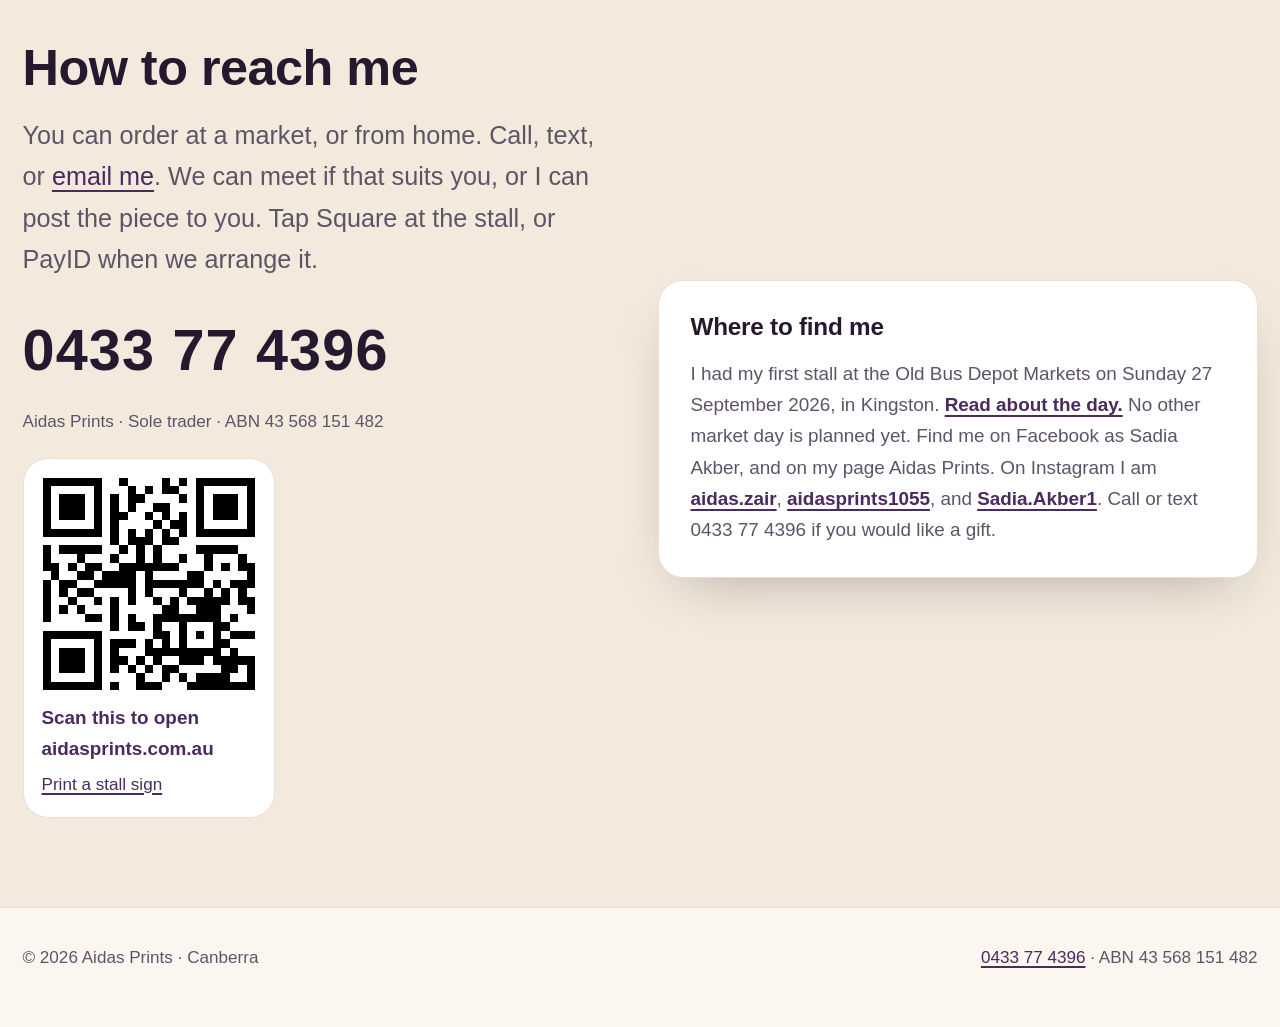
<file: about.html>
<!DOCTYPE html>
<html lang="en-AU">
  <head>
    <meta charset="utf-8" />
    <meta name="viewport" content="width=device-width, initial-scale=1" />
    <title>About — Aidas Prints</title>
    <meta
      name="description"
      content="About Sadia Akber and Aidas Prints — on-demand 3D printing and knit crafts in Canberra."
    />
    <meta name="theme-color" content="#fbf6ef" />
    <link rel="stylesheet" href="styles.css" />
  </head>
  <body>
    <a class="skip" href="#main">Skip to content</a>

    <header class="site-header">
      <div class="wrap">
        <a class="logo" href="index.html">
          <span class="logo-mark" aria-hidden="true"></span>
          Aidas Prints
        </a>
        <nav aria-label="Main">
          <a href="index.html">Home</a>
          <a href="makes.html">Makes</a>
          <a href="makes.html#hooks">Hooks</a>
          <a href="index.html#cards">Cards</a>
          <a href="about.html" aria-current="page">About</a>
          <a href="index.html#games">Games</a>
          <a href="index.html#markets">Markets</a>
          <a href="stories.html">Stories</a>
          <a href="index.html#order">Order</a>
          <a href="index.html#contact">Contact</a>
        </nav>
      </div>
    </header>

    <main id="main">
      <section class="hero">
        <div class="blob blob-1" aria-hidden="true"></div>
        <div class="blob blob-3" aria-hidden="true"></div>
        <div class="wrap">
          <p class="eyebrow">About</p>
          <h1>Hello, I’m <span class="gradient-text">Sadia</span></h1>
          <p class="lead">
            Aidas Prints is me, Sadia, making things in Canberra. I print at
            home, knit by hand, and sell at local markets — where we can talk
            and you can hold the work.
          </p>
        </div>
      </section>

      <section>
        <div class="wrap prose reveal">
          <h2>How it started</h2>
          <p>
            I have always made things. Knitting came first — the quiet kind of
            craft you can do while talking. Then 3D printing arrived. I could
            design a small gift, or a practical piece, and print it here.
          </p>
          <p>
            Now I shape the design on my computer, then print it here in
            Canberra. A hook for a caravan, a cake topper with a grandchild’s
            name, a stand for a phone. I make gifts and practical pieces. I do
            not make toys, or anything that could cause harm.
          </p>
          <h2>Why on demand</h2>
          <p>
            I do not keep a large stock. Each piece is made to order, in the
            colour you choose. It takes a little longer, and I think that is
            the point.
          </p>
          <h2>Why the markets</h2>
          <p>
            A stall is a real place. You can see the colours in daylight, feel
            the knitting, and ask me anything. Pay with a tap on my Square
            machine, or PayID if that is easier. If a market does not suit
            you, that is fine. Call, text, or
            <a href="mailto:sadia.akber@gmail.com">email me</a>. We can meet,
            or I can post the piece to you.
          </p>
        </div>
      </section>

      <section class="band">
        <div class="wrap contact">
          <div class="reveal">
            <h2>How to reach me</h2>
            <p class="lead" style="margin: 0 0 1rem">
              You can order at a market, or from home. Call, text, or
              <a href="mailto:sadia.akber@gmail.com">email me</a>. We can meet
              if that suits you, or I can post the piece to you. Tap Square at
              the stall, or PayID when we arrange it.
            </p>
            <a class="phone" href="tel:+61433774396">0433 77 4396</a>
            <p class="fineprint">Aidas Prints · Sole trader · ABN 43 568 151 482</p>
            <figure class="qr-sign">
              <img
                src="photos/aidasprints-qr.png"
                alt="A square code you can scan to open aidasprints.com.au"
                width="800"
                height="800"
              />
              <figcaption>Scan this to open aidasprints.com.au</figcaption>
              <p class="fineprint"><a href="sign.html">Print a stall sign</a></p>
            </figure>
          </div>
          <div class="card reveal">
            <h3>Where to find me</h3>
            <p>
              I had my first stall at the Old Bus Depot Markets on Sunday
              27 September 2026, in Kingston.
              <a href="stories.html#old-bus-depot">Read about the day.</a>
              No other market day is planned yet. Find me on Facebook as
              Sadia Akber, and on my page Aidas Prints. On Instagram I am
              <a href="https://www.instagram.com/aidas.zair/">aidas.zair</a>,
              <a href="https://www.instagram.com/aidasprints1055/">aidasprints1055</a>,
              and
              <a href="https://www.instagram.com/sadia.akber1/">Sadia.Akber1</a>.
              Call or text
              0433 77 4396 if you would like a gift.
            </p>
          </div>
        </div>
      </section>
    </main>

    <footer class="site-footer">
      <div class="wrap">
        <p>© <span id="year"></span> Aidas Prints · Canberra</p>
        <p><a href="tel:+61433774396">0433 77 4396</a> · ABN 43 568 151 482</p>
      </div>
    </footer>

    <script src="script.js"></script>
  </body>
</html>
</file>
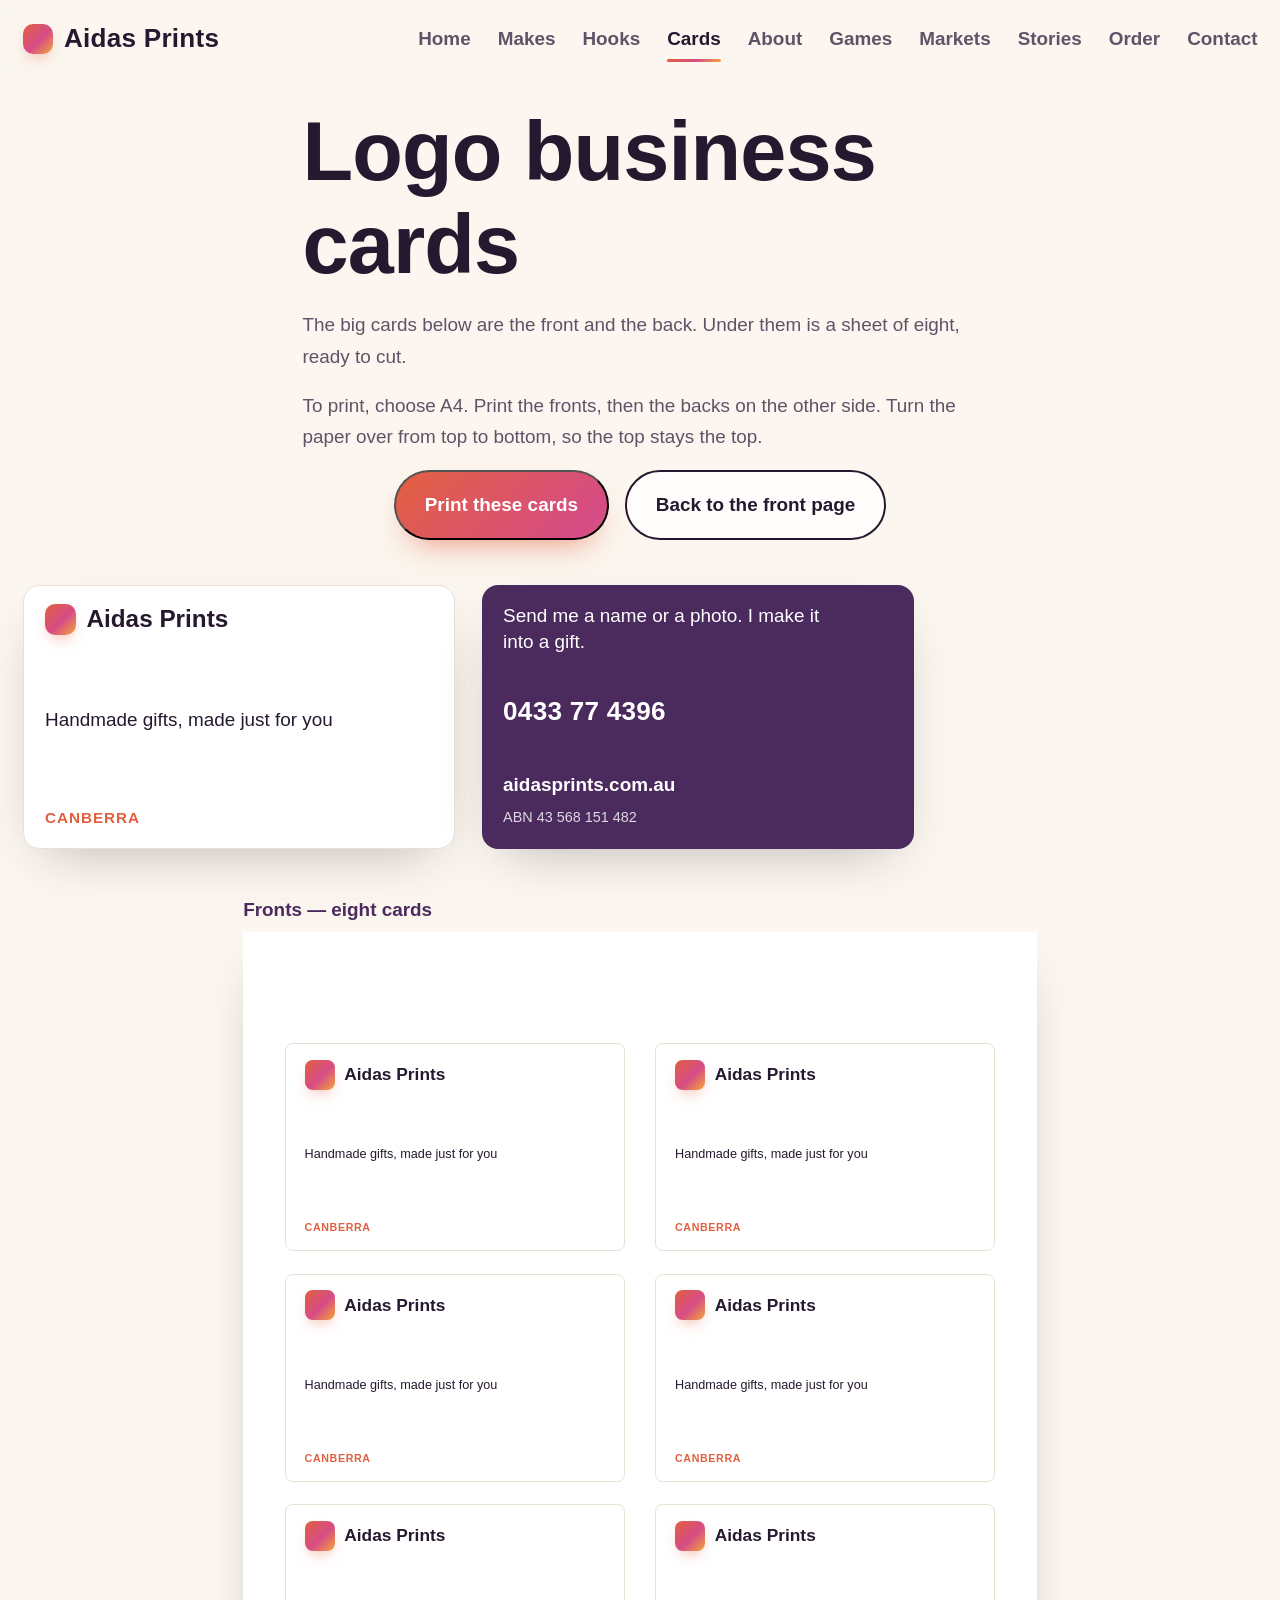
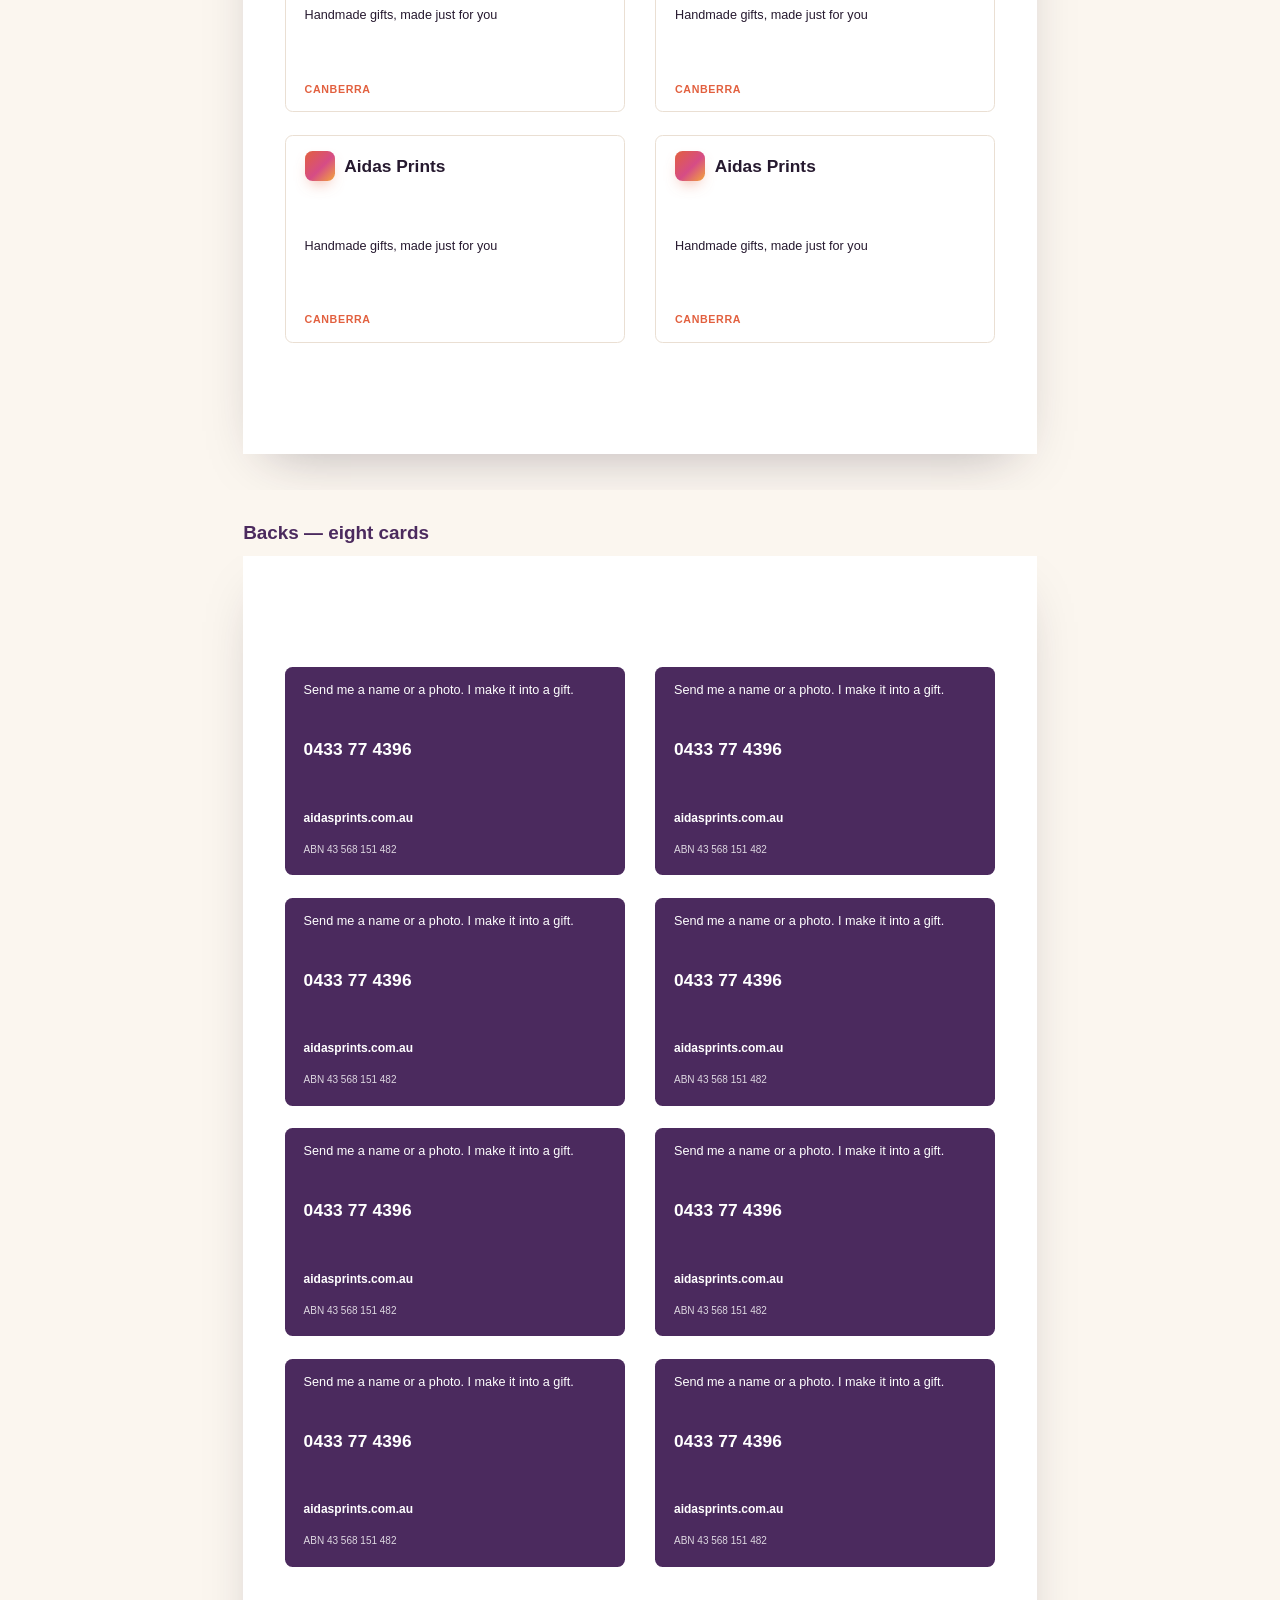
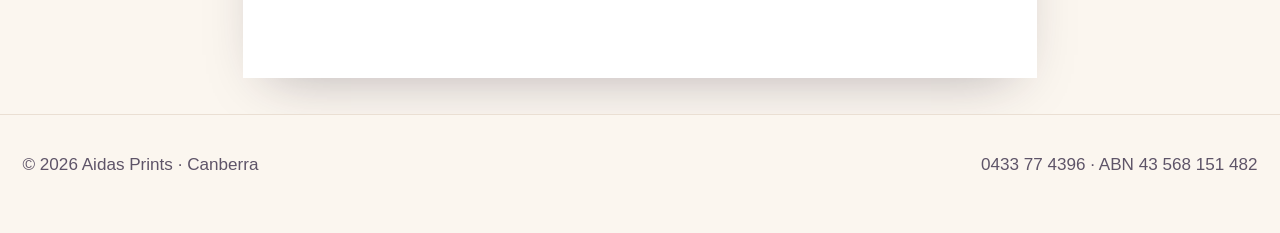
<file: cards.html>
<!DOCTYPE html>
<html lang="en-AU">
  <head>
    <meta charset="utf-8" />
    <meta name="viewport" content="width=device-width, initial-scale=1" />
    <title>Business cards — Aidas Prints</title>
    <meta
      name="description"
      content="A printable sheet of Aidas Prints business cards. Phone 0433 77 4396."
    />
    <meta name="theme-color" content="#fbf6ef" />
    <link rel="stylesheet" href="styles.css" />
    <style>
      .card-help {
        max-width: 40rem;
        margin: 1.5rem auto 0;
        padding: 0 1.25rem 0.5rem;
      }

      .card-help p {
        margin: 0.4rem 0 1rem;
        color: var(--muted);
      }

      .sheet-label {
        width: min(100% - 2rem, 210mm);
        margin: 1.5rem auto 0.4rem;
        font-weight: 700;
        color: var(--plum);
      }

      .sheet-scroll {
        overflow-x: auto;
        padding: 0 1rem 2rem;
      }

      .print-sheet {
        width: 210mm;
        height: 297mm;
        margin: 0 auto;
        background: #fff;
        display: grid;
        grid-template-columns: 90mm 90mm;
        grid-template-rows: repeat(4, 55mm);
        justify-content: center;
        align-content: center;
        gap: 6mm 8mm;
        box-shadow: var(--shadow);
      }

      .print-sheet .biz-card {
        width: 90mm;
        height: 55mm;
        aspect-ratio: auto;
        border-radius: 2mm;
        padding: 4mm 5mm 3.5mm;
        box-shadow: none;
      }

      .print-sheet .biz-brand {
        font-size: 13pt;
        gap: 2.5mm;
      }

      .print-sheet .logo-mark {
        width: 8mm;
        height: 8mm;
        border-radius: 2mm;
      }

      .print-sheet .biz-tag {
        font-size: 9.5pt;
        max-width: none;
      }

      .print-sheet .biz-place {
        font-size: 8pt;
      }

      .print-sheet .biz-phone {
        font-size: 13pt;
      }

      .print-sheet .biz-web {
        font-size: 9pt;
      }

      .print-sheet .biz-abn {
        font-size: 7.5pt;
      }

      @media print {
        @page {
          size: A4 portrait;
          margin: 0;
        }

        body {
          background: #fff;
        }

        .site-header,
        .card-help,
        .sheet-label,
        .skip {
          display: none !important;
        }

        .sheet-scroll {
          overflow: visible;
          padding: 0;
        }

        .print-sheet {
          box-shadow: none;
          page-break-after: always;
          break-after: page;
        }

        .print-sheet:last-child {
          page-break-after: auto;
          break-after: auto;
        }
      }
    </style>
  </head>
  <body>
    <a class="skip" href="#main">Skip to content</a>

    <header class="site-header">
      <div class="wrap">
        <a class="logo" href="index.html">
          <span class="logo-mark" aria-hidden="true"></span>
          Aidas Prints
        </a>
        <nav aria-label="Main">
          <a href="index.html">Home</a>
          <a href="makes.html">Makes</a>
          <a href="makes.html#hooks">Hooks</a>
          <a href="cards.html" aria-current="page">Cards</a>
          <a href="about.html">About</a>
          <a href="index.html#games">Games</a>
          <a href="index.html#markets">Markets</a>
          <a href="stories.html">Stories</a>
          <a href="index.html#order">Order</a>
          <a href="index.html#contact">Contact</a>
        </nav>
      </div>
    </header>

    <main id="main">
      <div class="card-help">
        <h1>Logo business cards</h1>
        <p>
          The big cards below are the front and the back. Under them is a
          sheet of eight, ready to cut.
        </p>
        <p>
          To print, choose A4. Print the fronts, then the backs on the other
          side. Turn the paper over from top to bottom, so the top stays the
          top.
        </p>
        <p class="actions">
          <button class="button" type="button" onclick="window.print()">
            Print these cards
          </button>
          <a class="button button-quiet" href="index.html#cards">Back to the front page</a>
        </p>
      </div>

      <div class="wrap" style="padding-top: 1rem; padding-bottom: 1rem">
        <div class="card-pair" aria-label="Front and back, large">
          <article class="biz-card biz-card-front" aria-label="Front of the card">
            <div class="biz-brand">
              <span class="logo-mark" aria-hidden="true"></span>
              Aidas Prints
            </div>
            <p class="biz-tag">Handmade gifts, made just for you</p>
            <p class="biz-place">Canberra</p>
          </article>
          <article class="biz-card biz-card-back" aria-label="Back of the card">
            <p class="biz-tag">Send me a name or a photo. I make it into a gift.</p>
            <a class="biz-phone" href="tel:+61433774396">0433 77 4396</a>
            <p>
              <span class="biz-web">aidasprints.com.au</span><br />
              <span class="biz-abn">ABN 43 568 151 482</span>
            </p>
          </article>
        </div>
      </div>

      <p class="sheet-label">Fronts — eight cards</p>
      <div class="sheet-scroll">
        <section class="print-sheet" aria-label="Eight card fronts">
          <article class="biz-card biz-card-front">
            <div class="biz-brand"><span class="logo-mark" aria-hidden="true"></span>Aidas Prints</div>
            <p class="biz-tag">Handmade gifts, made just for you</p>
            <p class="biz-place">Canberra</p>
          </article>
          <article class="biz-card biz-card-front">
            <div class="biz-brand"><span class="logo-mark" aria-hidden="true"></span>Aidas Prints</div>
            <p class="biz-tag">Handmade gifts, made just for you</p>
            <p class="biz-place">Canberra</p>
          </article>
          <article class="biz-card biz-card-front">
            <div class="biz-brand"><span class="logo-mark" aria-hidden="true"></span>Aidas Prints</div>
            <p class="biz-tag">Handmade gifts, made just for you</p>
            <p class="biz-place">Canberra</p>
          </article>
          <article class="biz-card biz-card-front">
            <div class="biz-brand"><span class="logo-mark" aria-hidden="true"></span>Aidas Prints</div>
            <p class="biz-tag">Handmade gifts, made just for you</p>
            <p class="biz-place">Canberra</p>
          </article>
          <article class="biz-card biz-card-front">
            <div class="biz-brand"><span class="logo-mark" aria-hidden="true"></span>Aidas Prints</div>
            <p class="biz-tag">Handmade gifts, made just for you</p>
            <p class="biz-place">Canberra</p>
          </article>
          <article class="biz-card biz-card-front">
            <div class="biz-brand"><span class="logo-mark" aria-hidden="true"></span>Aidas Prints</div>
            <p class="biz-tag">Handmade gifts, made just for you</p>
            <p class="biz-place">Canberra</p>
          </article>
          <article class="biz-card biz-card-front">
            <div class="biz-brand"><span class="logo-mark" aria-hidden="true"></span>Aidas Prints</div>
            <p class="biz-tag">Handmade gifts, made just for you</p>
            <p class="biz-place">Canberra</p>
          </article>
          <article class="biz-card biz-card-front">
            <div class="biz-brand"><span class="logo-mark" aria-hidden="true"></span>Aidas Prints</div>
            <p class="biz-tag">Handmade gifts, made just for you</p>
            <p class="biz-place">Canberra</p>
          </article>
        </section>
      </div>

      <p class="sheet-label">Backs — eight cards</p>
      <div class="sheet-scroll">
        <section class="print-sheet" aria-label="Eight card backs">
          <article class="biz-card biz-card-back">
            <p class="biz-tag">Send me a name or a photo. I make it into a gift.</p>
            <a class="biz-phone" href="tel:+61433774396">0433 77 4396</a>
            <p><span class="biz-web">aidasprints.com.au</span><br /><span class="biz-abn">ABN 43 568 151 482</span></p>
          </article>
          <article class="biz-card biz-card-back">
            <p class="biz-tag">Send me a name or a photo. I make it into a gift.</p>
            <a class="biz-phone" href="tel:+61433774396">0433 77 4396</a>
            <p><span class="biz-web">aidasprints.com.au</span><br /><span class="biz-abn">ABN 43 568 151 482</span></p>
          </article>
          <article class="biz-card biz-card-back">
            <p class="biz-tag">Send me a name or a photo. I make it into a gift.</p>
            <a class="biz-phone" href="tel:+61433774396">0433 77 4396</a>
            <p><span class="biz-web">aidasprints.com.au</span><br /><span class="biz-abn">ABN 43 568 151 482</span></p>
          </article>
          <article class="biz-card biz-card-back">
            <p class="biz-tag">Send me a name or a photo. I make it into a gift.</p>
            <a class="biz-phone" href="tel:+61433774396">0433 77 4396</a>
            <p><span class="biz-web">aidasprints.com.au</span><br /><span class="biz-abn">ABN 43 568 151 482</span></p>
          </article>
          <article class="biz-card biz-card-back">
            <p class="biz-tag">Send me a name or a photo. I make it into a gift.</p>
            <a class="biz-phone" href="tel:+61433774396">0433 77 4396</a>
            <p><span class="biz-web">aidasprints.com.au</span><br /><span class="biz-abn">ABN 43 568 151 482</span></p>
          </article>
          <article class="biz-card biz-card-back">
            <p class="biz-tag">Send me a name or a photo. I make it into a gift.</p>
            <a class="biz-phone" href="tel:+61433774396">0433 77 4396</a>
            <p><span class="biz-web">aidasprints.com.au</span><br /><span class="biz-abn">ABN 43 568 151 482</span></p>
          </article>
          <article class="biz-card biz-card-back">
            <p class="biz-tag">Send me a name or a photo. I make it into a gift.</p>
            <a class="biz-phone" href="tel:+61433774396">0433 77 4396</a>
            <p><span class="biz-web">aidasprints.com.au</span><br /><span class="biz-abn">ABN 43 568 151 482</span></p>
          </article>
          <article class="biz-card biz-card-back">
            <p class="biz-tag">Send me a name or a photo. I make it into a gift.</p>
            <a class="biz-phone" href="tel:+61433774396">0433 77 4396</a>
            <p><span class="biz-web">aidasprints.com.au</span><br /><span class="biz-abn">ABN 43 568 151 482</span></p>
          </article>
        </section>
      </div>
    </main>

    <footer class="site-footer">
      <div class="wrap">
        <p>© <span id="year"></span> Aidas Prints · Canberra</p>
        <p>0433 77 4396 · ABN 43 568 151 482</p>
      </div>
    </footer>
    <script src="script.js"></script>
  </body>
</html>
</file>
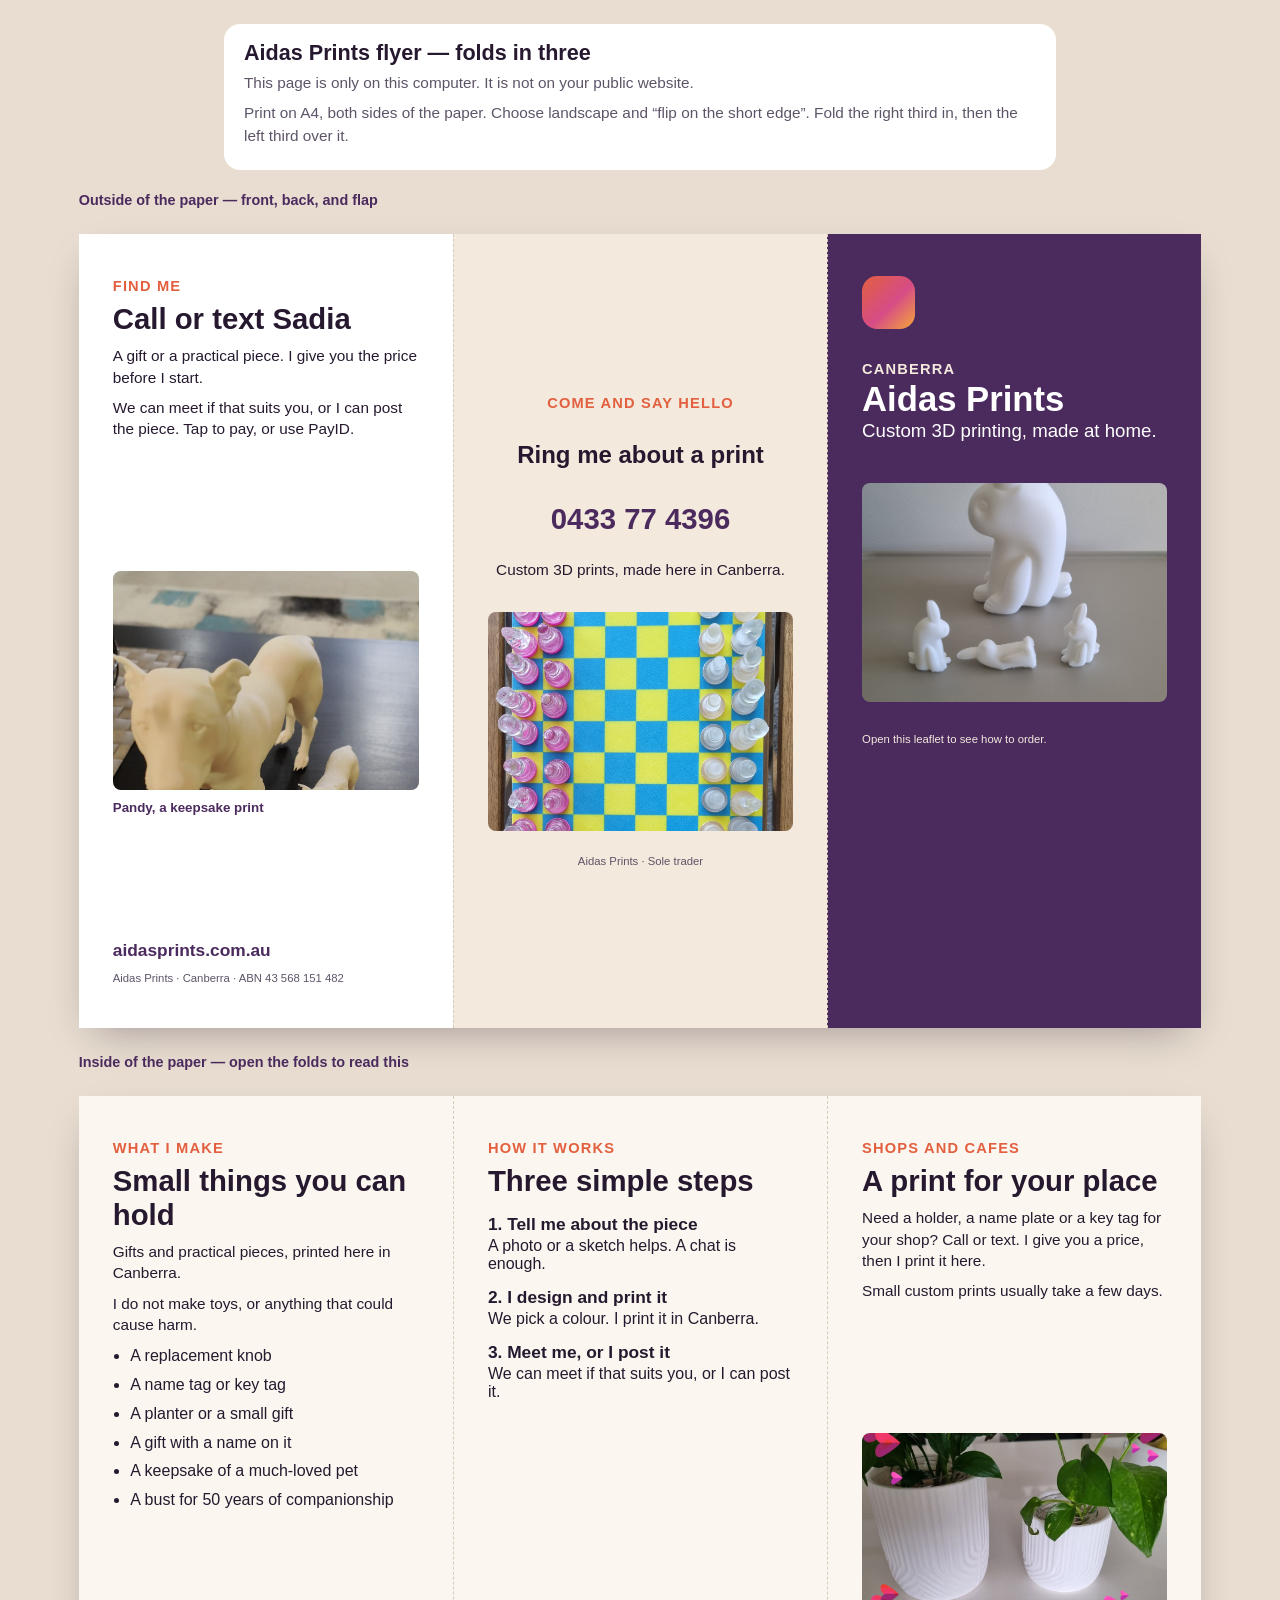
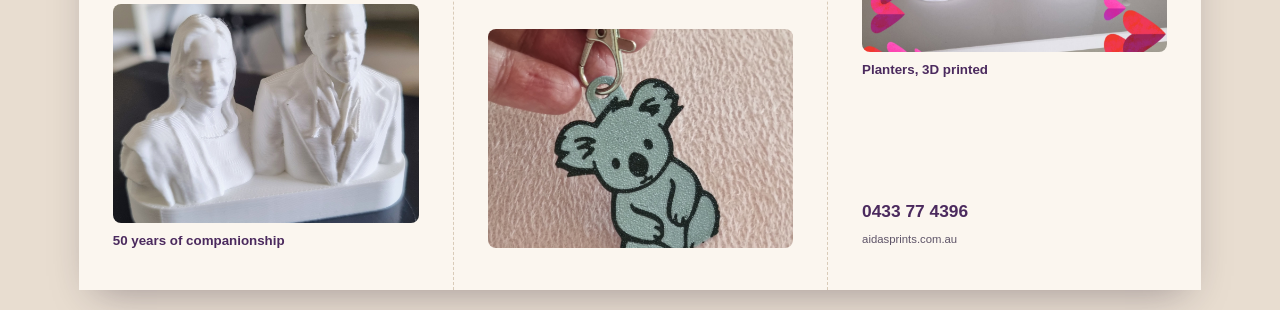
<file: flyer.html>
<!DOCTYPE html>
<html lang="en-AU">
  <head>
    <meta charset="utf-8" />
    <meta name="viewport" content="width=device-width, initial-scale=1" />
    <title>Aidas Prints — 3D printing flyer</title>
    <style>
      :root {
        --bg: #fbf6ef;
        --bg-deep: #f3e9dc;
        --paper: #ffffff;
        --ink: #26192f;
        --muted: #5e5468;
        --coral: #e2603f;
        --plum: #4b2a5e;
        --gradient: linear-gradient(135deg, #e2603f 0%, #d64c86 55%, #f4a63a 100%);
        --font: Helvetica, "Helvetica Neue", Arial, sans-serif;
      }

      * {
        box-sizing: border-box;
      }

      html,
      body {
        margin: 0;
        padding: 0;
        font-family: var(--font);
        color: var(--ink);
        background: #e8ddd0;
      }

      .screen-help {
        max-width: 52rem;
        margin: 1.5rem auto 0;
        padding: 1rem 1.25rem;
        background: var(--paper);
        border-radius: 1rem;
      }

      .screen-help h1 {
        margin: 0 0 0.4rem;
        font-size: 1.35rem;
      }

      .screen-help p {
        margin: 0.4rem 0;
        line-height: 1.5;
        color: var(--muted);
      }

      .stage {
        padding: 1.25rem;
        display: flex;
        flex-direction: column;
        gap: 1.5rem;
        align-items: center;
      }

      .sheet-label {
        width: 297mm;
        margin: 0;
        font-size: 0.9rem;
        font-weight: 700;
        color: var(--plum);
      }

      .sheet {
        width: 297mm;
        height: 210mm;
        background: var(--bg);
        display: flex;
        box-shadow: 0 1rem 2.5rem -1rem rgba(38, 25, 47, 0.4);
      }

      .panel {
        width: 99mm;
        height: 210mm;
        padding: 11mm 9mm;
        display: flex;
        flex-direction: column;
        justify-content: space-between;
      }

      .panel + .panel {
        border-left: 1px dashed #d9cbb8;
      }

      .eyebrow {
        margin: 0;
        font-size: 11pt;
        font-weight: 700;
        letter-spacing: 0.08em;
        text-transform: uppercase;
        color: var(--coral);
      }

      h2 {
        margin: 0.35rem 0 0.6rem;
        font-size: 22pt;
        line-height: 1.15;
      }

      p {
        margin: 0 0 0.55rem;
        font-size: 11.5pt;
        line-height: 1.4;
      }

      .fine {
        margin: 0;
        font-size: 8.5pt;
        color: var(--muted);
      }

      ul {
        margin: 0;
        padding: 0 0 0 1.1rem;
        font-size: 12pt;
        line-height: 1.45;
      }

      li + li {
        margin-top: 0.35rem;
      }

      .steps {
        list-style: none;
        padding: 0;
      }

      .steps li {
        margin: 0 0 0.85rem;
      }

      .steps strong {
        display: block;
        font-size: 13pt;
        margin-bottom: 0.15rem;
      }

      .photo {
        width: 100%;
        height: 58mm;
        object-fit: cover;
        border-radius: 8px;
        background: var(--bg-deep);
      }

      .photo-pandy {
        object-position: center 25%;
      }

      figure {
        margin: 0;
      }

      figcaption {
        margin: 0.4rem 0 0;
        font-size: 10pt;
        font-weight: 700;
        color: var(--plum);
      }

      .mark {
        width: 14mm;
        height: 14mm;
        border-radius: 4mm;
        background: var(--gradient);
      }

      .cover {
        background: var(--plum);
        color: #fff;
        justify-content: flex-start;
        gap: 8mm;
      }

      .cover .eyebrow,
      .cover p,
      .cover .fine,
      .cover figcaption {
        color: #f3e9dc;
      }

      .cover h2 {
        font-size: 26pt;
        margin: 0;
        color: #fff;
      }

      .cover .lead {
        font-size: 14pt;
        line-height: 1.3;
        color: #fff;
      }

      .back {
        background: var(--bg-deep);
        text-align: center;
        justify-content: center;
        align-items: center;
        gap: 6mm;
      }

      .phone {
        font-size: 22pt;
        font-weight: 800;
        color: var(--plum);
        text-decoration: none;
        line-height: 1.2;
      }

      .back h2 {
        font-size: 18pt;
      }

      .flap {
        background: var(--paper);
      }

      .web {
        font-size: 13pt;
        font-weight: 700;
        color: var(--plum);
      }

      @media print {
        @page {
          size: A4 landscape;
          margin: 0;
        }

        html,
        body {
          background: #fff;
        }

        .screen-help,
        .sheet-label {
          display: none !important;
        }

        .stage {
          padding: 0;
          gap: 0;
        }

        .sheet {
          box-shadow: none;
          page-break-after: always;
          break-after: page;
        }

        .sheet:last-child {
          page-break-after: auto;
        }
      }
    </style>
  </head>
  <body>
    <div class="screen-help">
      <h1>Aidas Prints flyer — folds in three</h1>
      <p>This page is only on this computer. It is not on your public website.</p>
      <p>
        Print on A4, both sides of the paper. Choose landscape and “flip on the
        short edge”. Fold the right third in, then the left third over it.
      </p>
    </div>

    <div class="stage">
      <p class="sheet-label">Outside of the paper — front, back, and flap</p>
      <div class="sheet outside">
        <article class="panel flap">
          <div>
            <p class="eyebrow">Find me</p>
            <h2>Call or text Sadia</h2>
            <p>A gift or a practical piece. I give you the price before I start.</p>
            <p>
              We can meet if that suits you, or I can post the piece. Tap to pay,
              or use PayID.
            </p>
          </div>
          <figure>
            <img
              class="photo photo-pandy"
              src="photos/pandy.jpg"
              alt="A cream 3D printed figure of a dog standing beside a smaller dog, made as a keepsake of Pandy"
            />
            <figcaption>Pandy, a keepsake print</figcaption>
          </figure>
          <div>
            <p class="web">aidasprints.com.au</p>
            <p class="fine">Aidas Prints · Canberra · ABN 43 568 151 482</p>
          </div>
        </article>

        <article class="panel back">
          <p class="eyebrow">Come and say hello</p>
          <h2>Ring me about a print</h2>
          <a class="phone" href="tel:+61433774396">0433 77 4396</a>
          <p>Custom 3D prints, made here in Canberra.</p>
          <img
            class="photo"
            src="photos/chess-set-pink-and-clear.jpg"
            alt="A 3D printed chess set with pink and clear pieces"
          />
          <p class="fine">Aidas Prints · Sole trader</p>
        </article>

        <article class="panel cover">
          <div class="mark" aria-hidden="true"></div>
          <div>
            <p class="eyebrow">Canberra</p>
            <h2>Aidas Prints</h2>
            <p class="lead">Custom 3D printing, made at home.</p>
          </div>
          <img
            class="photo"
            src="photos/bunnybuck-rabbits.jpg"
            alt="White 3D printed rabbits"
          />
          <p class="fine">Open this leaflet to see how to order.</p>
        </article>
      </div>

      <p class="sheet-label">Inside of the paper — open the folds to read this</p>
      <div class="sheet inside">
        <article class="panel">
          <div>
            <p class="eyebrow">What I make</p>
            <h2>Small things you can hold</h2>
            <p>Gifts and practical pieces, printed here in Canberra.</p>
            <p>I do not make toys, or anything that could cause harm.</p>
            <ul>
              <li>A replacement knob</li>
              <li>A name tag or key tag</li>
              <li>A planter or a small gift</li>
              <li>A gift with a name on it</li>
              <li>A keepsake of a much-loved pet</li>
              <li>A bust for 50 years of companionship</li>
            </ul>
          </div>
          <figure>
            <img
              class="photo"
              src="photos/50-years-companion-bust.jpg"
              alt="A white 3D printed bust of a woman and a man together, made for fifty years of companionship"
            />
            <figcaption>50 years of companionship</figcaption>
          </figure>
        </article>

        <article class="panel">
          <div>
            <p class="eyebrow">How it works</p>
            <h2>Three simple steps</h2>
            <ol class="steps">
              <li>
                <strong>1. Tell me about the piece</strong>
                A photo or a sketch helps. A chat is enough.
              </li>
              <li>
                <strong>2. I design and print it</strong>
                We pick a colour. I print it in Canberra.
              </li>
              <li>
                <strong>3. Meet me, or I post it</strong>
                We can meet if that suits you, or I can post it.
              </li>
            </ol>
          </div>
          <img
            class="photo"
            src="photos/koala-keyring.jpg"
            alt="A 3D printed koala keyring"
          />
        </article>

        <article class="panel">
          <div>
            <p class="eyebrow">Shops and cafes</p>
            <h2>A print for your place</h2>
            <p>
              Need a holder, a name plate or a key tag for your shop? Call or
              text. I give you a price, then I print it here.
            </p>
            <p>Small custom prints usually take a few days.</p>
          </div>
          <figure>
            <img
              class="photo"
              src="photos/white-planters.jpg"
              alt="White 3D printed planters with plants"
            />
            <figcaption>Planters, 3D printed</figcaption>
          </figure>
          <div>
            <p class="web">0433 77 4396</p>
            <p class="fine">aidasprints.com.au</p>
          </div>
        </article>
      </div>
    </div>
  </body>
</html>
</file>
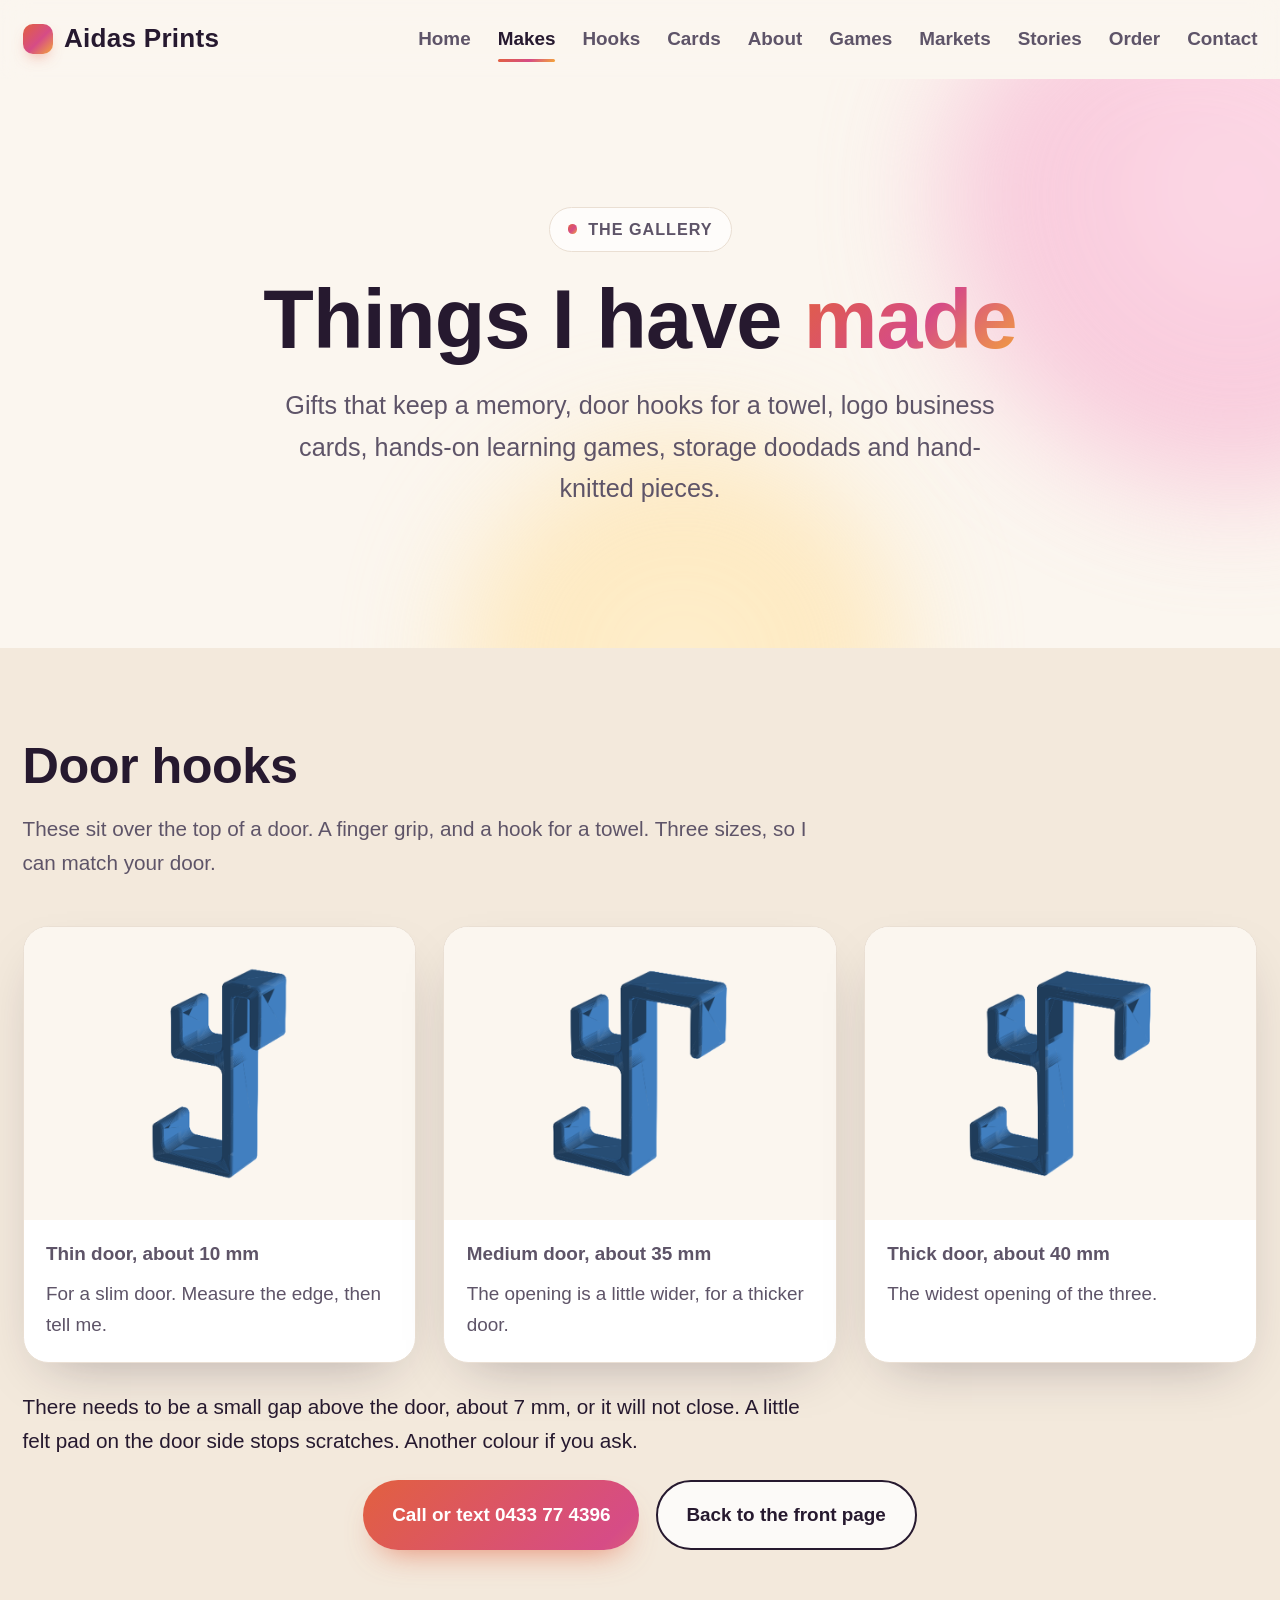
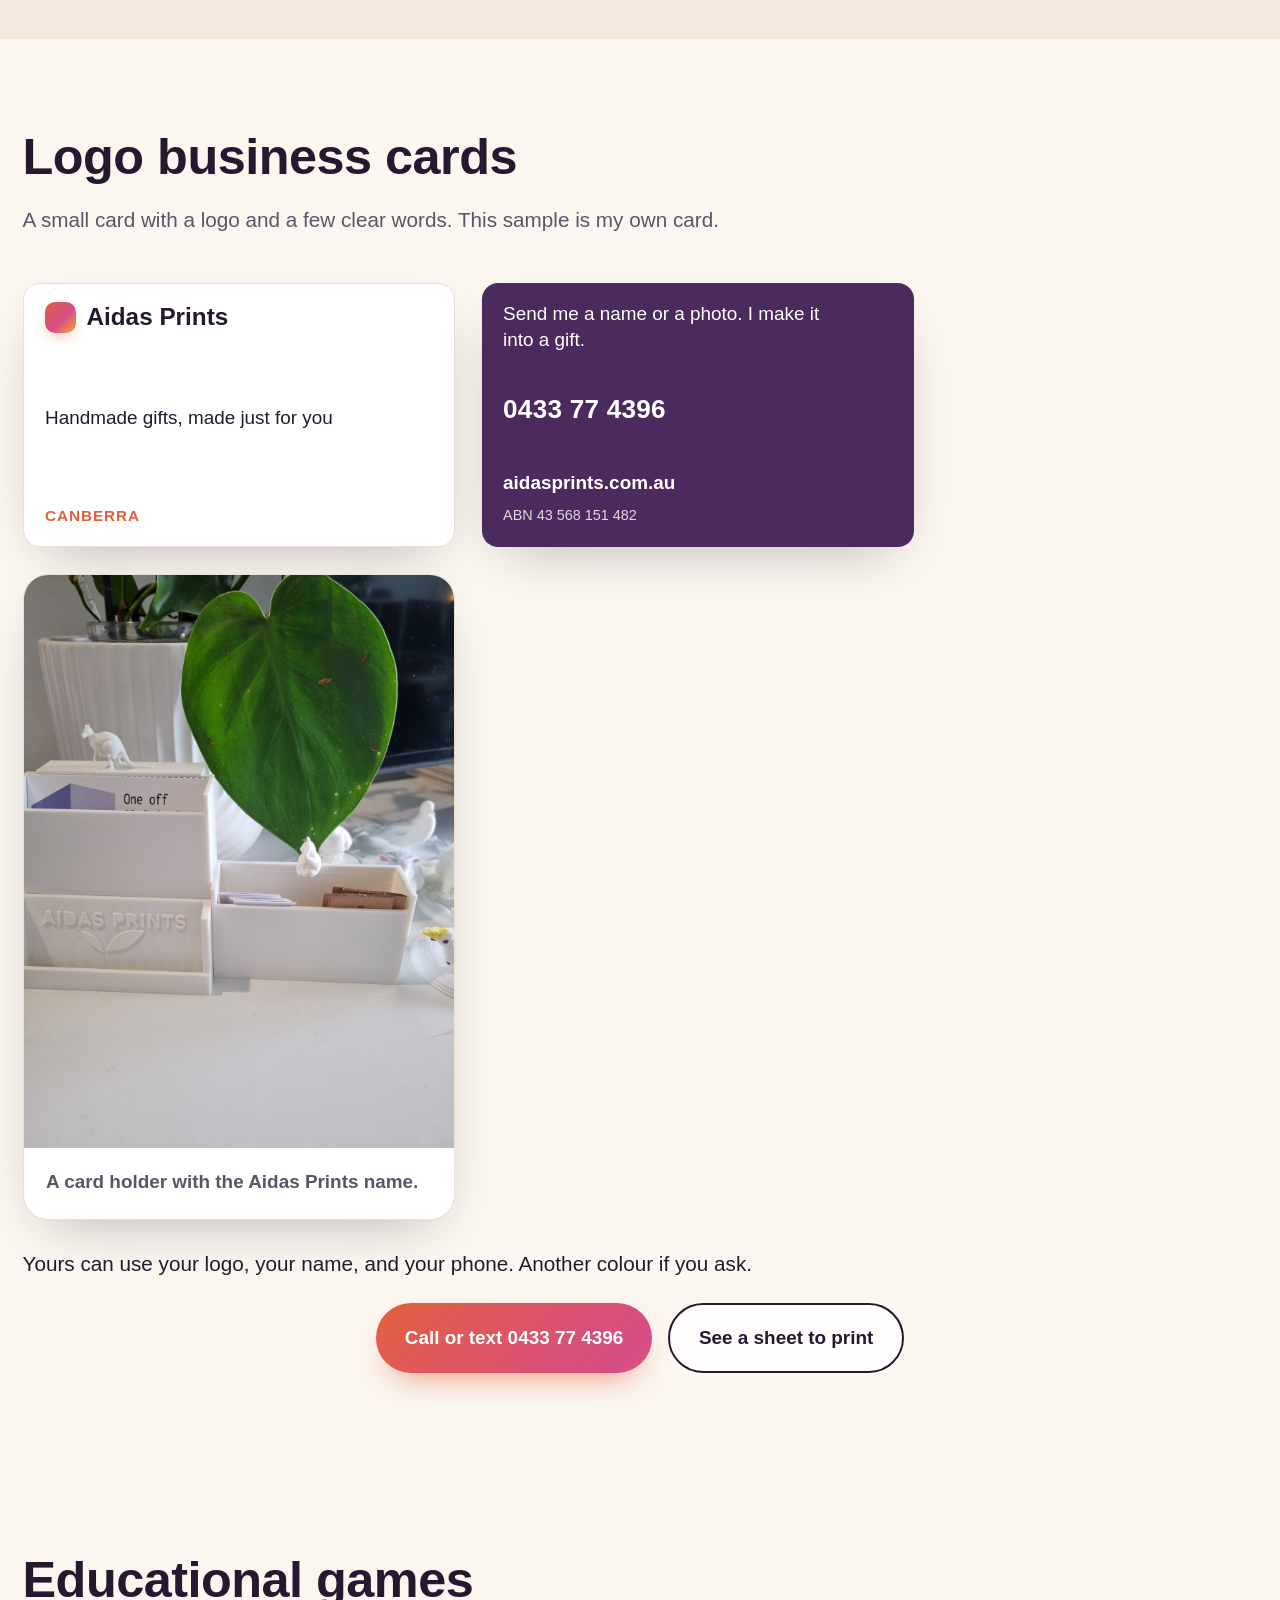
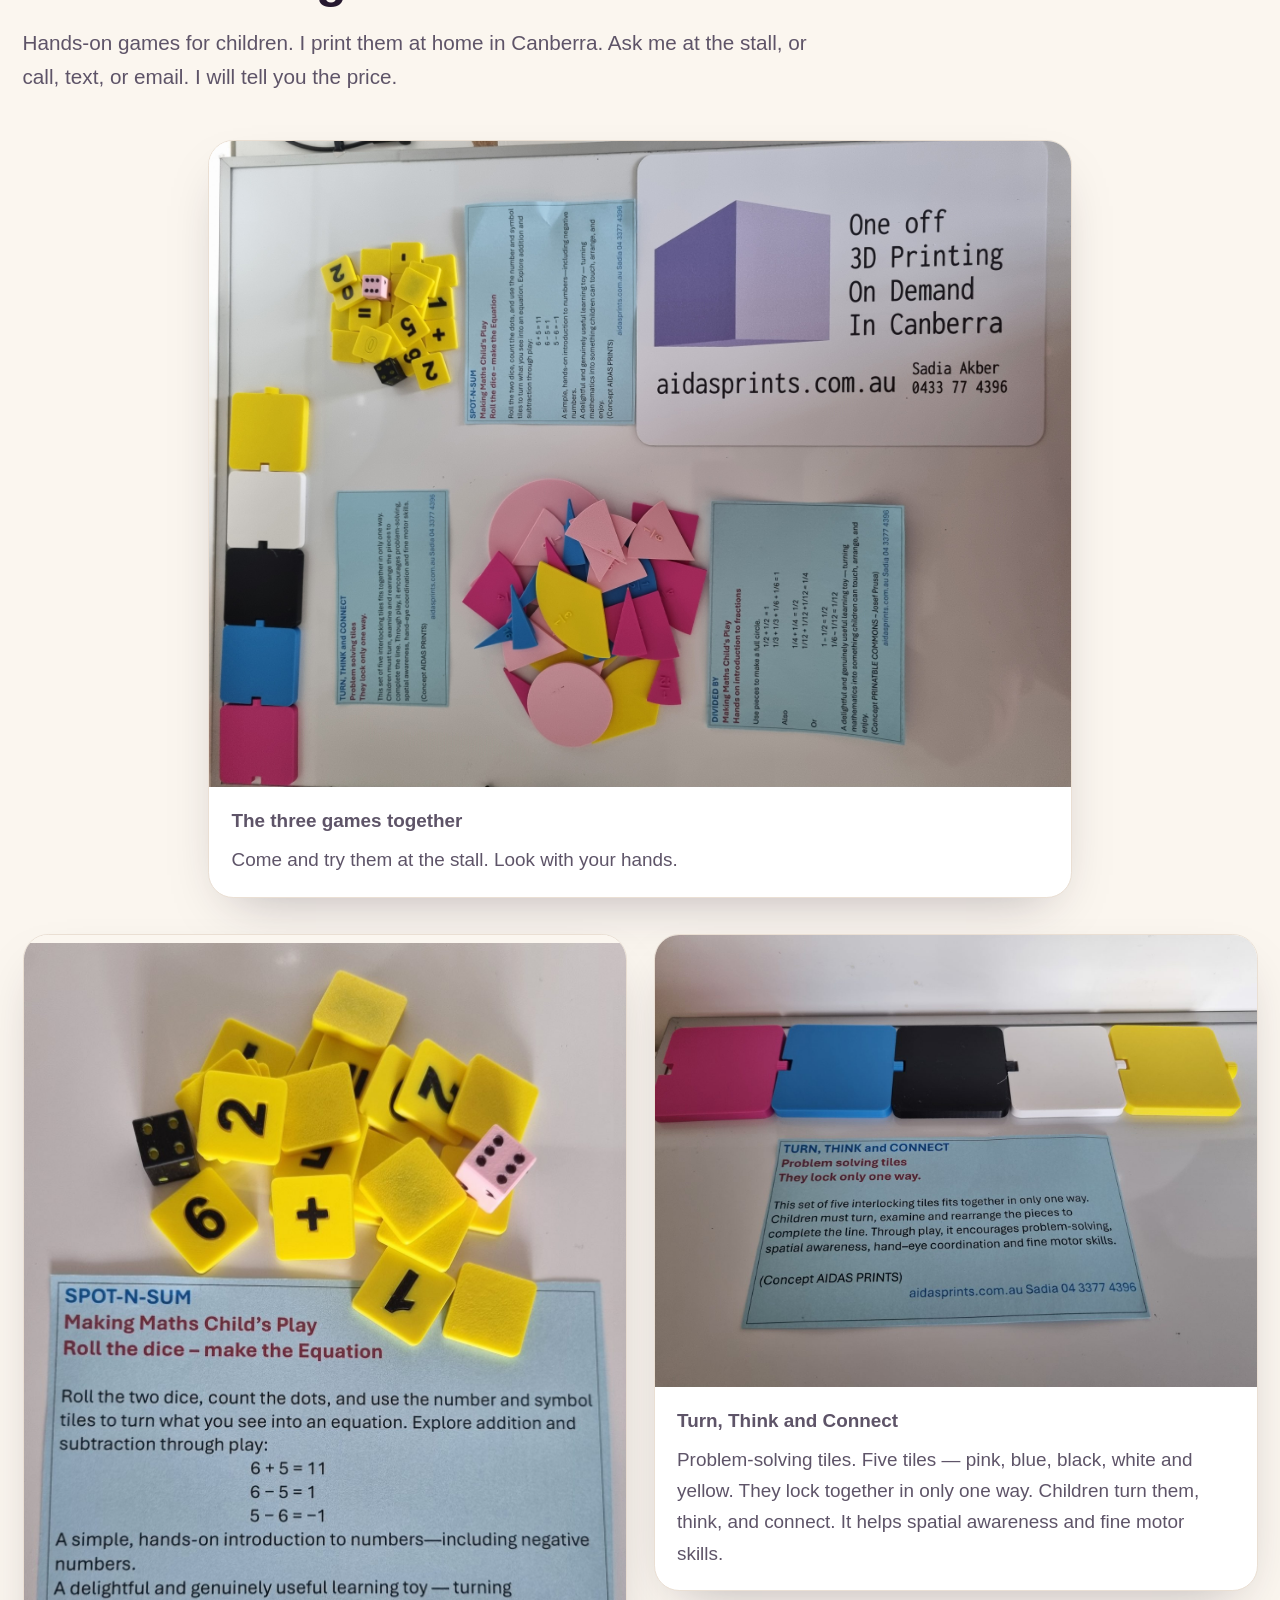
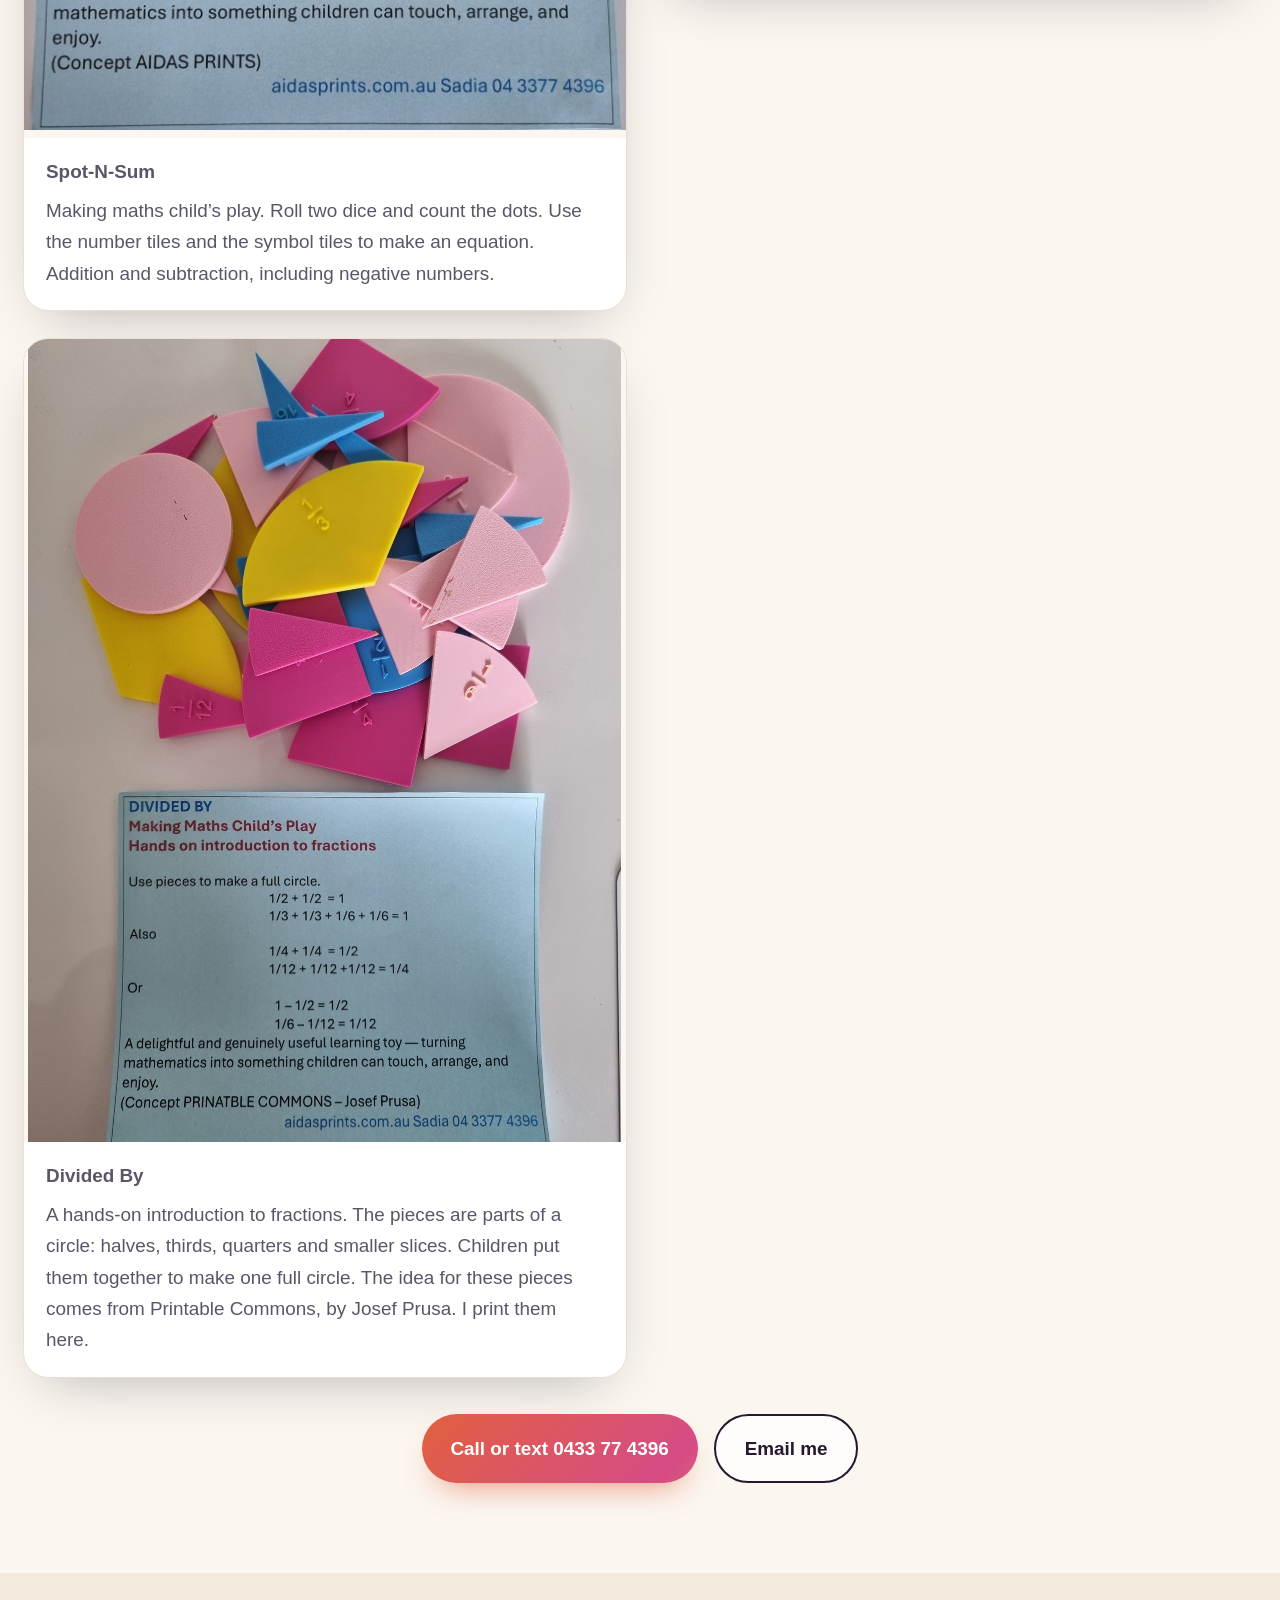
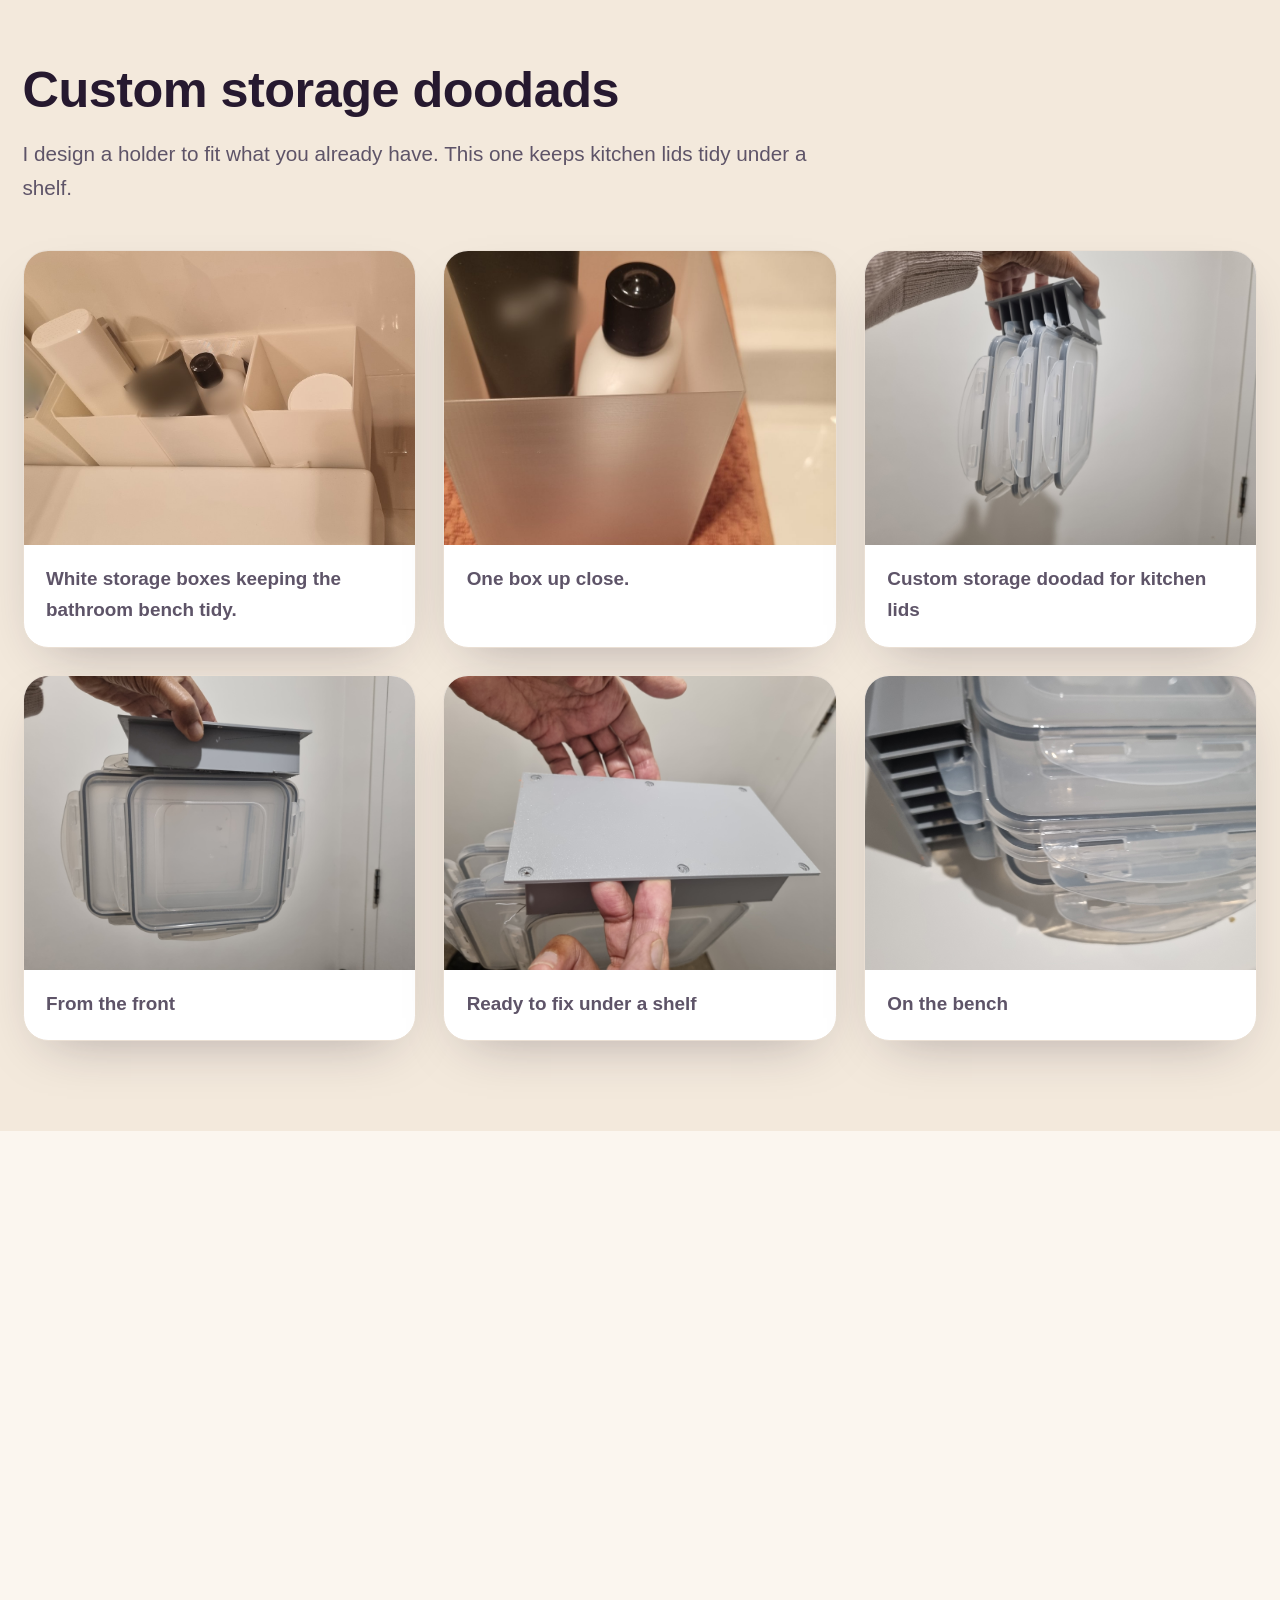
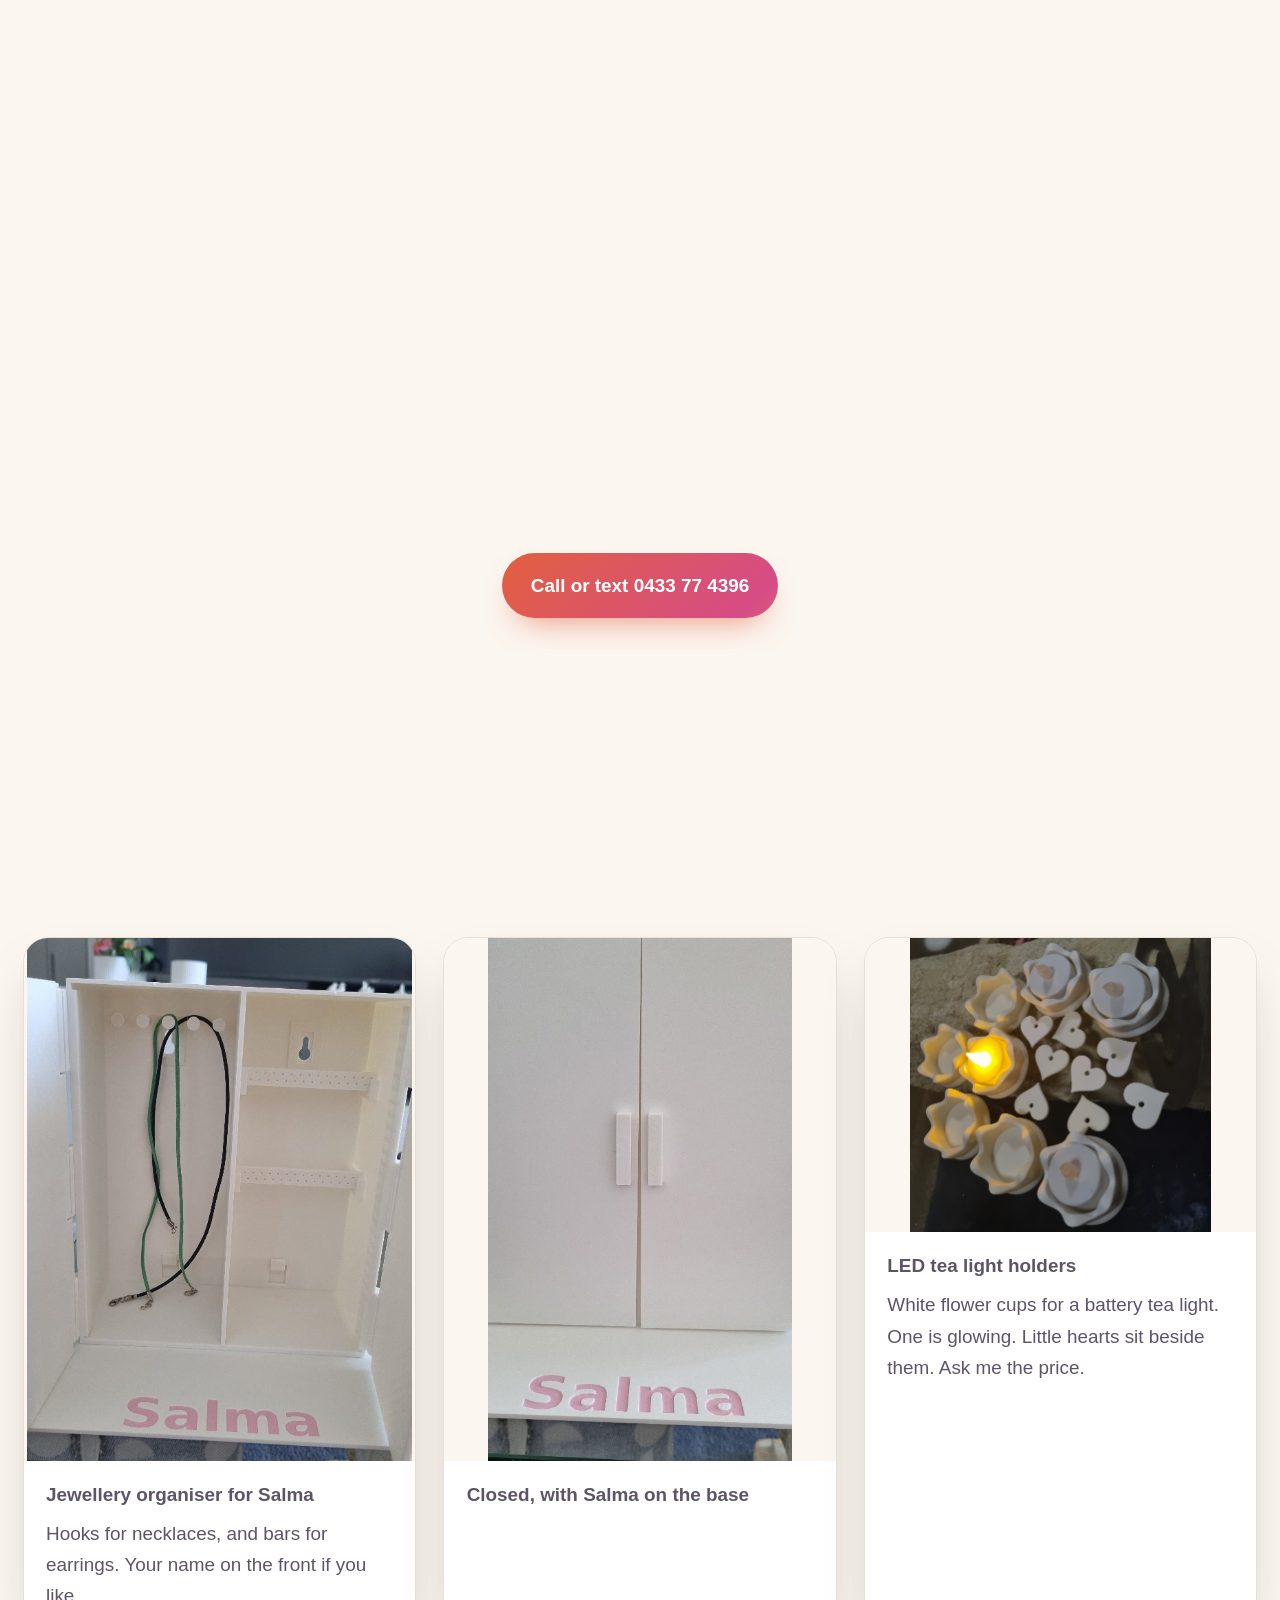
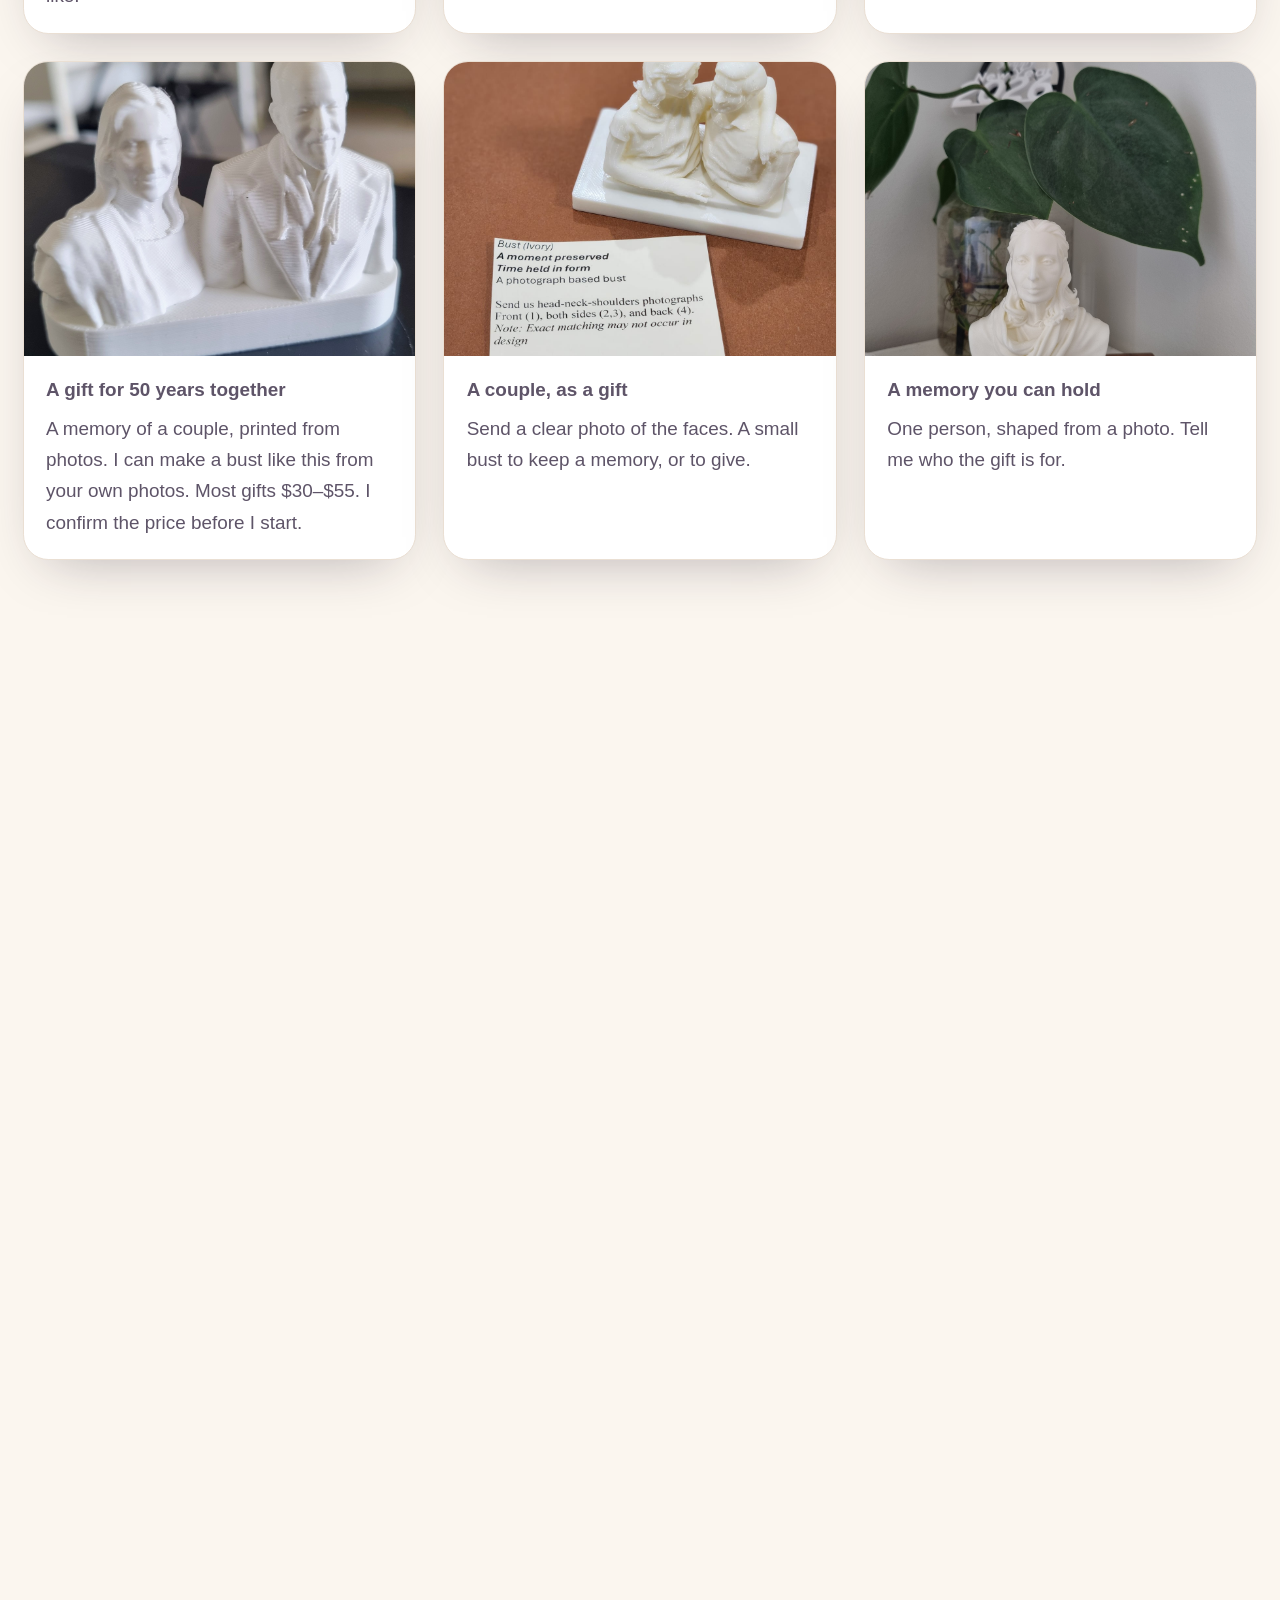
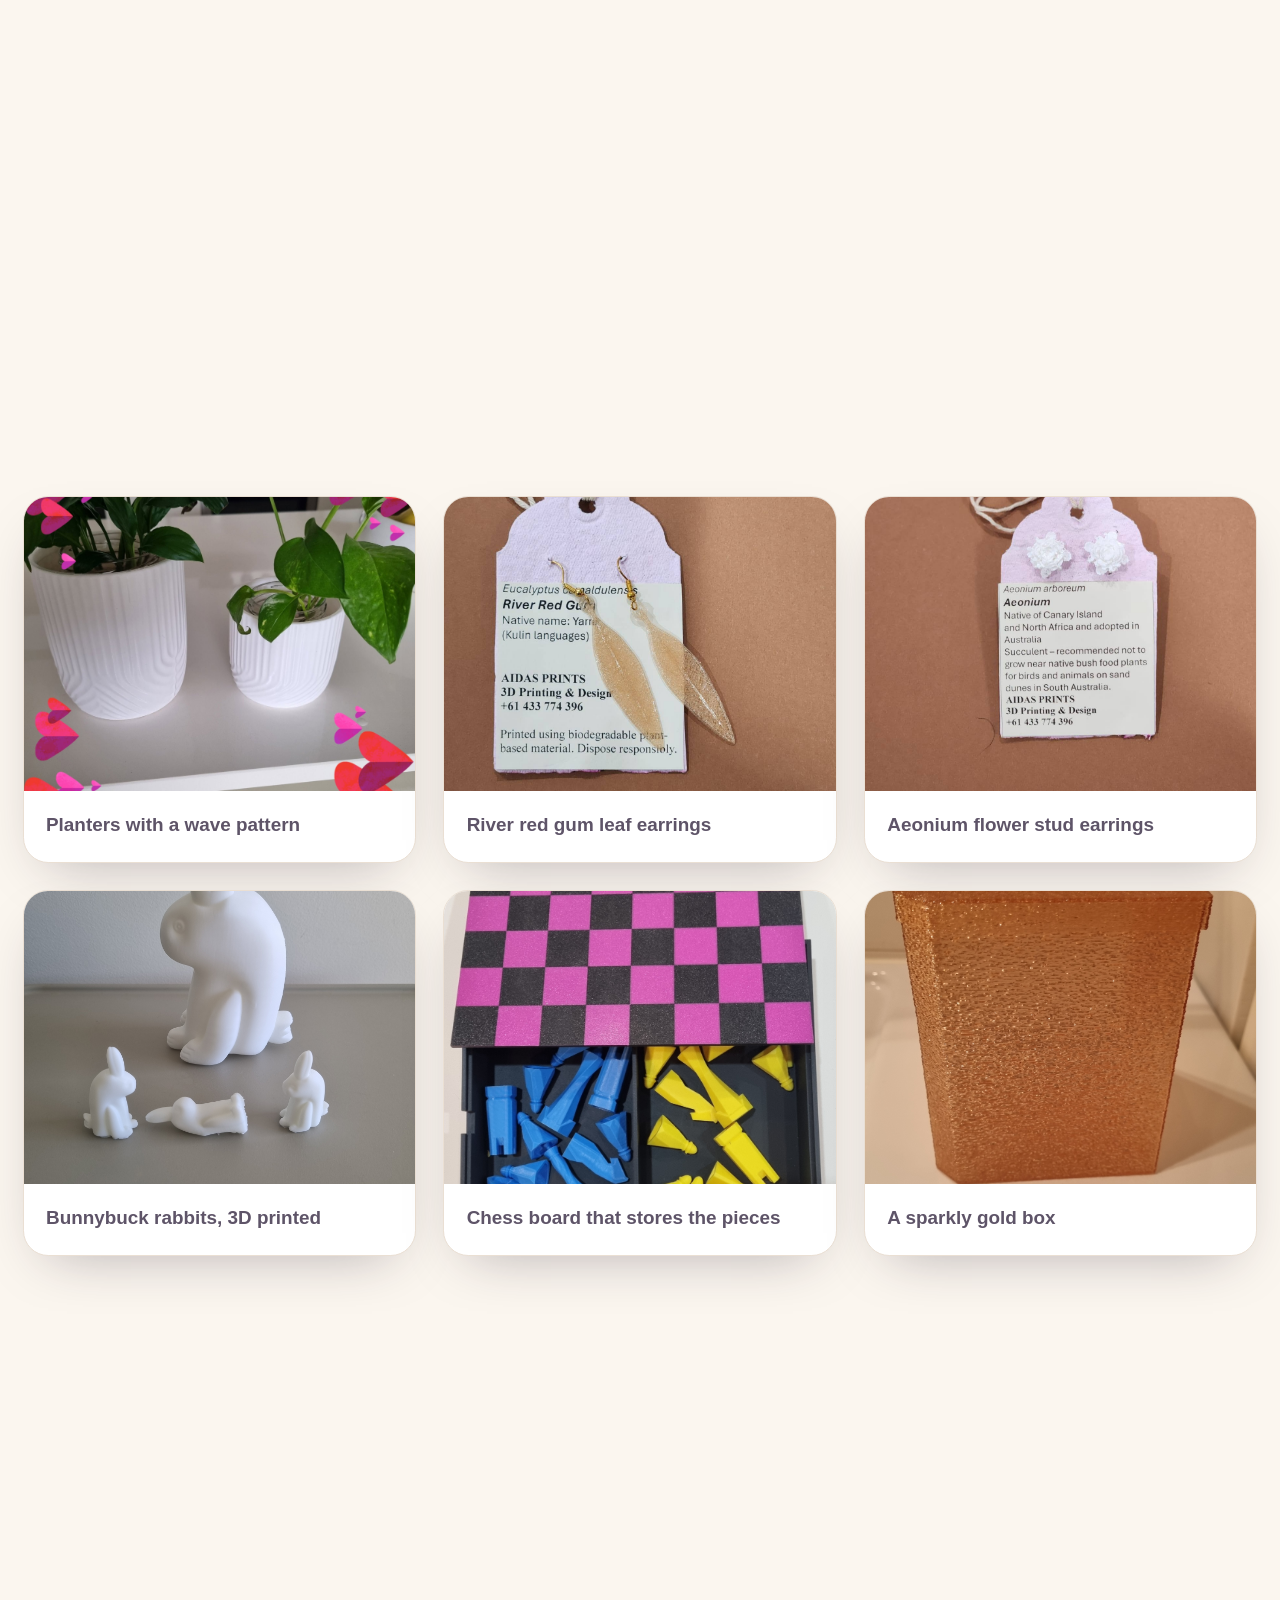
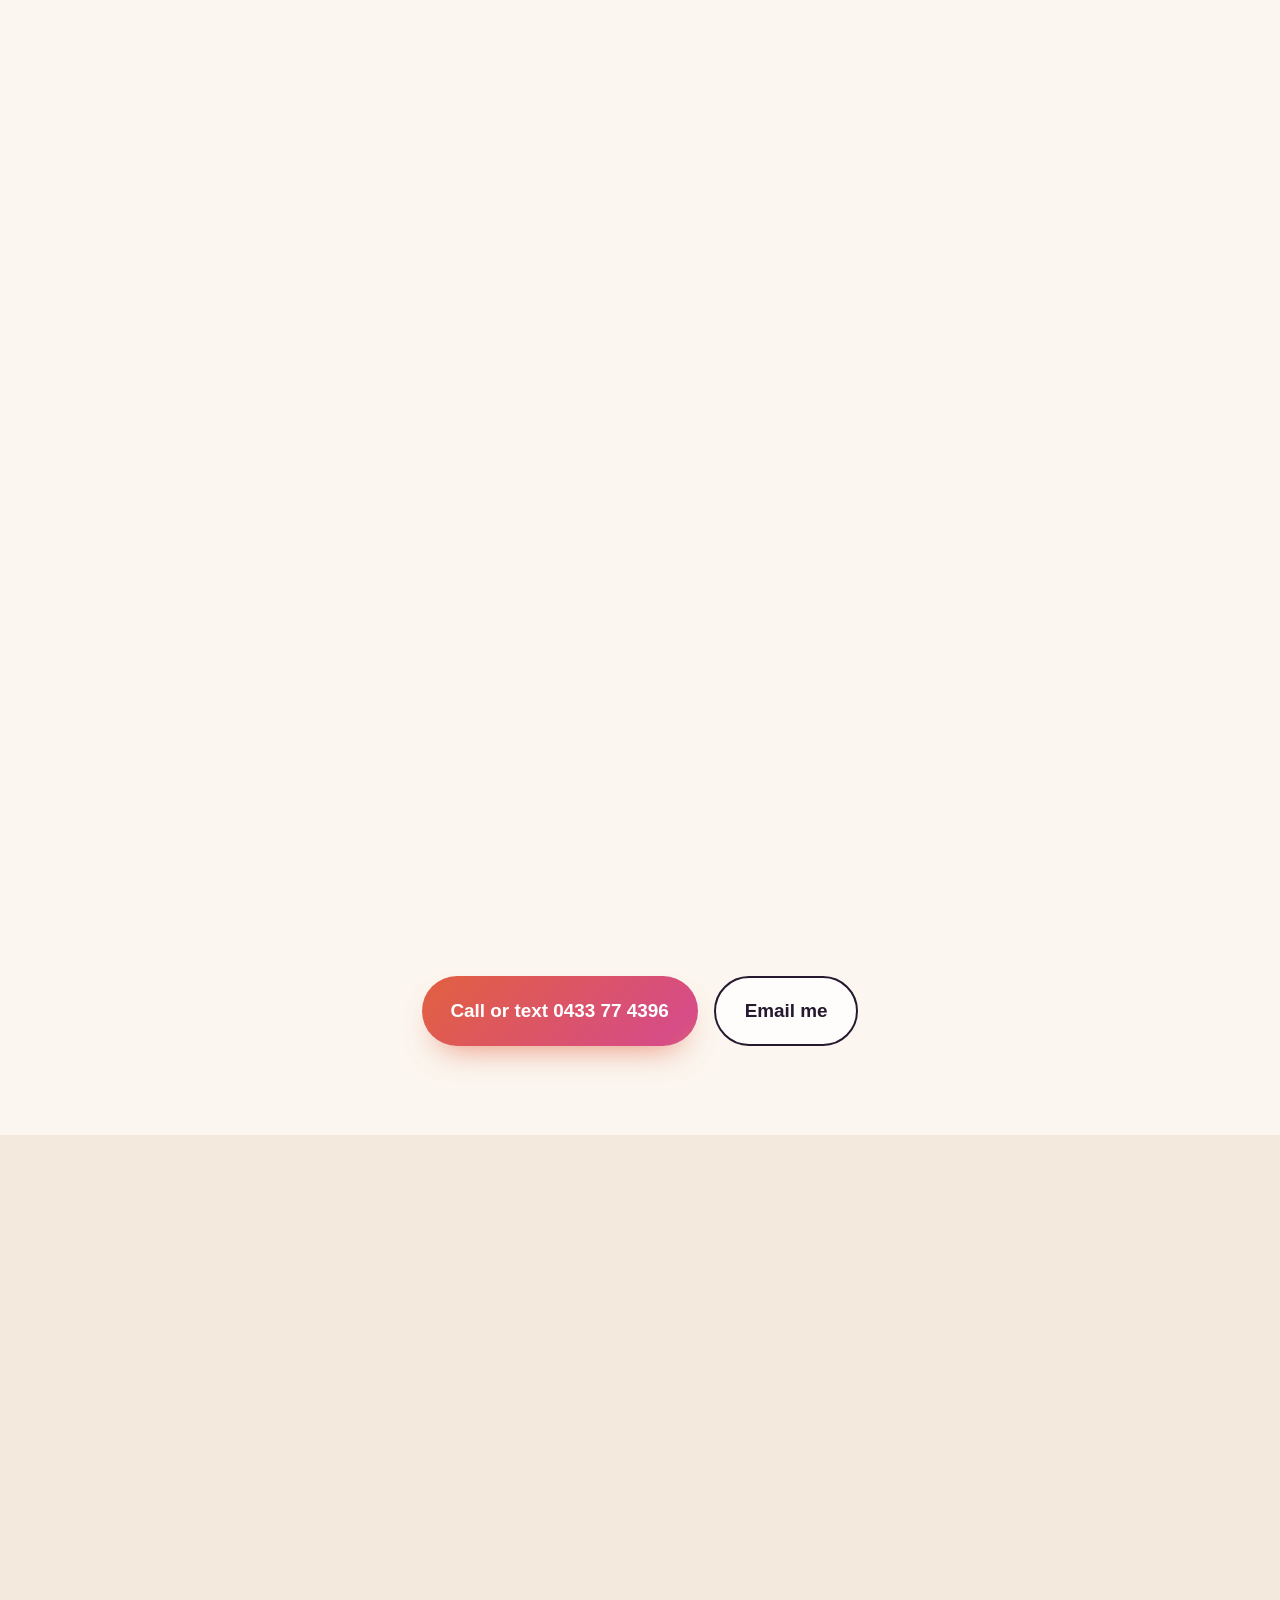
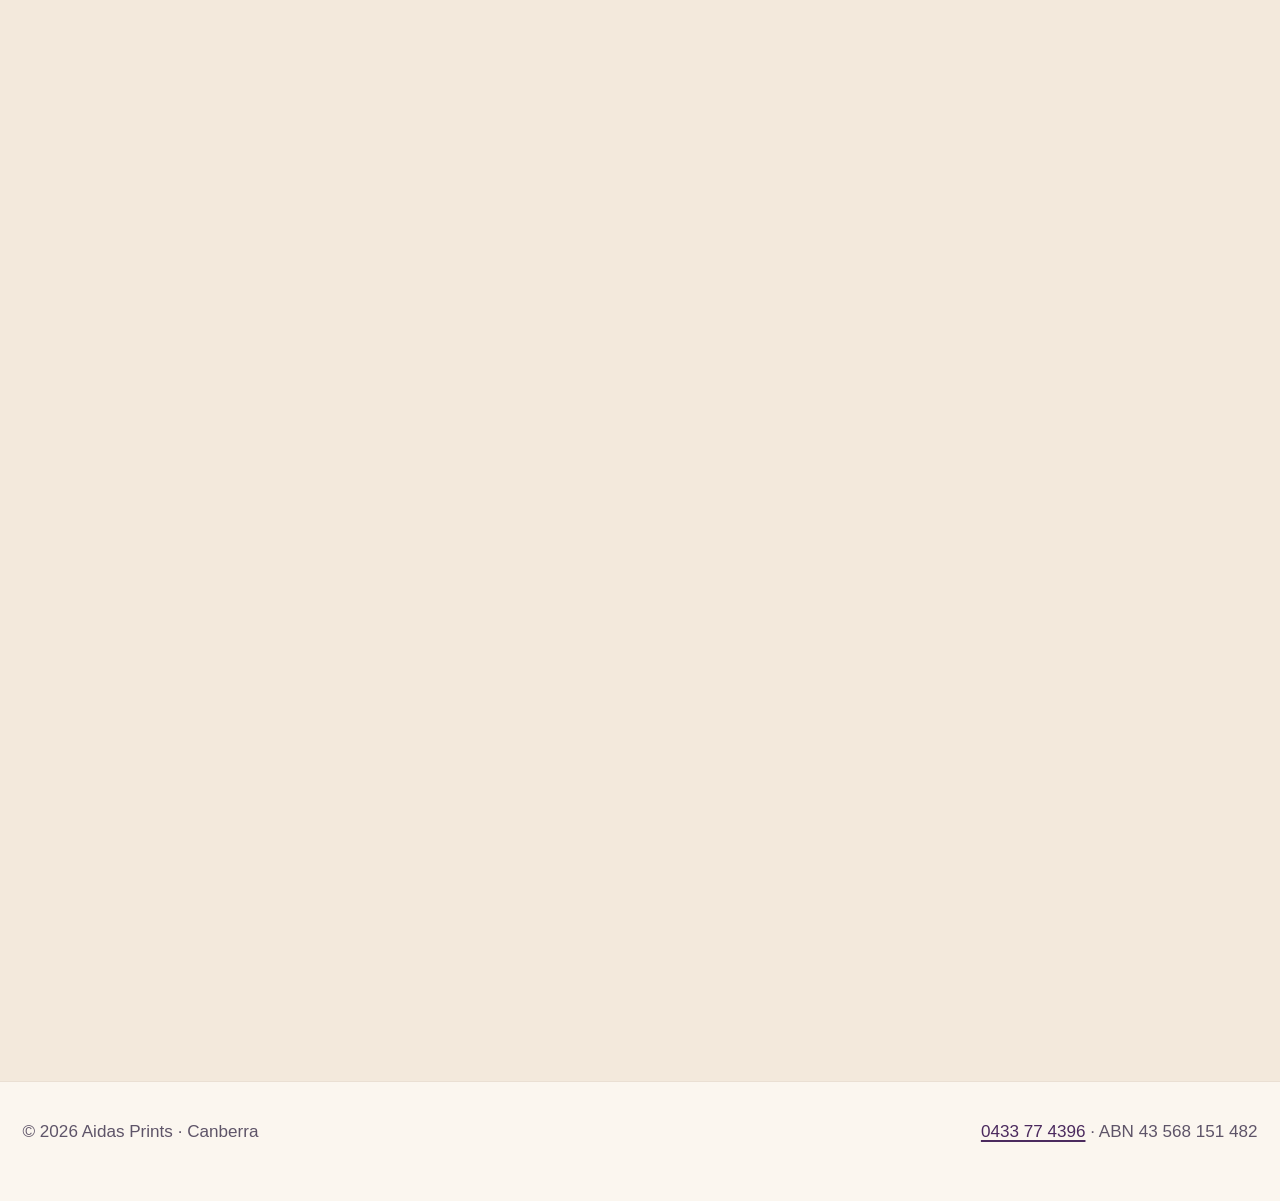
<file: makes.html>
<!DOCTYPE html>
<html lang="en-AU">
  <head>
    <meta charset="utf-8" />
    <meta name="viewport" content="width=device-width, initial-scale=1" />
    <title>Makes — Aidas Prints</title>
    <meta
      name="description"
      content="Door hooks, gift busts from your photos, lithophane pictures, and hands-on learning games. Aidas Prints, Canberra."
    />
    <meta name="theme-color" content="#fbf6ef" />
    <link rel="stylesheet" href="styles.css" />
  </head>
  <body>
    <a class="skip" href="#main">Skip to content</a>

    <header class="site-header">
      <div class="wrap">
        <a class="logo" href="index.html">
          <span class="logo-mark" aria-hidden="true"></span>
          Aidas Prints
        </a>
        <nav aria-label="Main">
          <a href="index.html">Home</a>
          <a href="makes.html" aria-current="page">Makes</a>
          <a href="#hooks">Hooks</a>
          <a href="#cards">Cards</a>
          <a href="about.html">About</a>
          <a href="#games">Games</a>
          <a href="index.html#markets">Markets</a>
          <a href="stories.html">Stories</a>
          <a href="index.html#order">Order</a>
          <a href="index.html#contact">Contact</a>
        </nav>
      </div>
    </header>

    <main id="main">
      <section class="hero">
        <div class="blob blob-2" aria-hidden="true"></div>
        <div class="blob blob-3" aria-hidden="true"></div>
        <div class="wrap">
          <p class="eyebrow">The gallery</p>
          <h1>Things I have <span class="gradient-text">made</span></h1>
          <p class="lead">
            Gifts that keep a memory, door hooks for a towel, logo
            business cards, hands-on learning games, storage doodads and
            hand-knitted pieces.
          </p>
        </div>
      </section>

      <!-- HOW TO ADD A PHOTO
           1. Put the picture file in the photos folder (simple name, no spaces).
           2. Copy the three lines below, paste them into the right group
              (3D prints or Knitting), and change the file name and words.

      <figure class="reveal">
        <img src="photos/your-photo.jpg" alt="Say what is in the picture" />
        <figcaption>Short caption</figcaption>
      </figure>
      -->

      <section id="hooks" class="band">
        <div class="wrap">
          <div class="section-head reveal">
            <h2>Door hooks</h2>
            <p>
              These sit over the top of a door. A finger grip, and a hook
              for a towel. Three sizes, so I can match your door.
            </p>
          </div>
          <div class="gallery" aria-label="Three sizes of over-door towel hook">
            <figure class="reveal" id="hook-10mm">
              <img class="fit-contain" src="photos/door-hook-10mm.png" alt="A blue over-door hook for a thin door, with a finger grip and a towel hook" />
              <figcaption>
                Thin door, about 10 mm
                <p>For a slim door. Measure the edge, then tell me.</p>
              </figcaption>
            </figure>
            <figure class="reveal" id="hook-35mm">
              <img class="fit-contain" src="photos/door-hook-35mm.png" alt="A blue over-door hook for a door about 35 millimetres thick, with a finger grip and a towel hook" />
              <figcaption>
                Medium door, about 35 mm
                <p>The opening is a little wider, for a thicker door.</p>
              </figcaption>
            </figure>
            <figure class="reveal" id="hook-40mm">
              <img class="fit-contain" src="photos/door-hook-40mm.png" alt="A blue over-door hook for a door about 40 millimetres thick, with a wider opening, a finger grip and a towel hook" />
              <figcaption>
                Thick door, about 40 mm
                <p>The widest opening of the three.</p>
              </figcaption>
            </figure>
          </div>
          <div class="prose" style="margin-top: 1.5rem">
            <p>
              There needs to be a small gap above the door, about 7 mm, or it
              will not close. A little felt pad on the door side stops
              scratches. Another colour if you ask.
            </p>
          </div>
          <p class="actions">
            <a class="button" href="tel:+61433774396">Call or text 0433 77 4396</a>
            <a class="button button-quiet" href="index.html">Back to the front page</a>
          </p>
        </div>
      </section>

      <section id="cards">
        <div class="wrap">
          <div class="section-head reveal">
            <h2>Logo business cards</h2>
            <p>
              A small card with a logo and a few clear words. This sample is
              my own card.
            </p>
          </div>
          <div class="card-pair" aria-label="A sample business card, front and back">
            <article class="biz-card biz-card-front reveal" id="card-front" aria-label="Front of the sample card">
              <div class="biz-brand">
                <span class="logo-mark" aria-hidden="true"></span>
                Aidas Prints
              </div>
              <p class="biz-tag">Handmade gifts, made just for you</p>
              <p class="biz-place">Canberra</p>
            </article>
            <article class="biz-card biz-card-back reveal" id="card-back" aria-label="Back of the sample card">
              <p class="biz-tag">Send me a name or a photo. I make it into a gift.</p>
              <a class="biz-phone" href="tel:+61433774396">0433 77 4396</a>
              <p>
                <span class="biz-web">aidasprints.com.au</span><br />
                <span class="biz-abn">ABN 43 568 151 482</span>
              </p>
            </article>
          </div>
          <div class="gallery" style="max-width: 24rem; margin-top: 1.5rem" aria-label="A printed card holder">
            <figure class="reveal">
              <img class="fit-contain frame-tall" src="photos/aidas-prints-card-holder.jpg" alt="White 3D-printed card holder with the Aidas Prints name" />
              <figcaption>A card holder with the Aidas Prints name.</figcaption>
            </figure>
          </div>
          <div class="prose" style="margin-top: 1.5rem">
            <p>
              Yours can use your logo, your name, and your phone. Another
              colour if you ask.
            </p>
          </div>
          <p class="actions">
            <a class="button" href="tel:+61433774396">Call or text 0433 77 4396</a>
            <a class="button button-quiet" href="cards.html">See a sheet to print</a>
          </p>
        </div>
      </section>

      <section id="games">
        <div class="wrap">
          <div class="section-head reveal">
            <h2>Educational games</h2>
            <p>
              Hands-on games for children. I print them at home in Canberra.
              Ask me at the stall, or call, text, or email. I will tell you
              the price.
            </p>
          </div>
          <div class="gallery align-start" style="max-width: 48rem; margin: 0 auto 2rem" aria-label="The three games together">
            <figure class="reveal">
              <img class="fit-contain" src="photos/educational-games.jpg?v=sign-upright" alt="The three learning games on a white table, with the Aidas Prints sign the right way up: yellow number tiles and dice, five coloured interlocking tiles, and colourful fraction pieces" />
              <figcaption>
                The three games together
                <p>Come and try them at the stall. Look with your hands.</p>
              </figcaption>
            </figure>
          </div>
          <div class="gallery align-start games-grid" aria-label="Educational games">
            <figure class="reveal" id="spot-n-sum">
              <img class="fit-contain frame-tall" src="photos/spot-n-sum.jpg" alt="Soft yellow number and symbol tiles, with a black die and a pink die, above a Spot-N-Sum card" />
              <figcaption>
                Spot-N-Sum
                <p>
                  Making maths child’s play. Roll two dice and count the
                  dots. Use the number tiles and the symbol tiles to make
                  an equation. Addition and subtraction, including negative
                  numbers.
                </p>
              </figcaption>
            </figure>
            <figure class="reveal" id="turn-think-connect">
              <img class="fit-contain" src="photos/turn-think-connect.jpg" alt="Five interlocking tiles in a row — pink, blue, black, white and yellow — above a Turn, Think and Connect card" />
              <figcaption>
                Turn, Think and Connect
                <p>
                  Problem-solving tiles. Five tiles — pink, blue, black,
                  white and yellow. They lock together in only one way.
                  Children turn them, think, and connect. It helps spatial
                  awareness and fine motor skills.
                </p>
              </figcaption>
            </figure>
            <figure class="reveal" id="divided-by">
              <img class="fit-contain frame-tall" src="photos/divided-by.jpg" alt="Colourful fraction pieces in pink, yellow and blue, above a Divided By card" />
              <figcaption>
                Divided By
                <p>
                  A hands-on introduction to fractions. The pieces are
                  parts of a circle: halves, thirds, quarters and smaller
                  slices. Children put them together to make one full
                  circle. The idea for these pieces comes from Printable
                  Commons, by Josef Prusa. I print them here.
                </p>
              </figcaption>
            </figure>
          </div>
          <p class="actions" style="margin-top: 2rem">
            <a class="button" href="tel:+61433774396">Call or text 0433 77 4396</a>
            <a class="button button-quiet" href="mailto:sadia.akber@gmail.com">Email me</a>
          </p>
        </div>
      </section>

      <section id="storage" class="band">
        <div class="wrap">
          <div class="section-head reveal">
            <h2>Custom storage doodads</h2>
            <p>
              I design a holder to fit what you already have. This one keeps
              kitchen lids tidy under a shelf.
            </p>
          </div>
          <div class="gallery" aria-label="Photos of custom storage doodads">
            <figure class="reveal">
              <img src="photos/home-storage-bathroom-boxes.jpg" alt="A row of slim white 3D-printed storage boxes on a bathroom bench" />
              <figcaption>White storage boxes keeping the bathroom bench tidy.</figcaption>
            </figure>
            <figure class="reveal">
              <img src="photos/home-storage-box-closeup.jpg" alt="Close-up of one frosted white 3D-printed storage box" />
              <figcaption>One box up close.</figcaption>
            </figure>
            <figure class="reveal">
              <img src="photos/kitchen-lid-holder.jpg" alt="A grey 3D printed storage doodad, held up, with three clear kitchen container lids hanging from it" />
              <figcaption>Custom storage doodad for kitchen lids</figcaption>
            </figure>
            <figure class="reveal">
              <img src="photos/kitchen-lid-holder-front.jpg" alt="A grey 3D printed lid holder being held, with clear container lids hanging underneath" />
              <figcaption>From the front</figcaption>
            </figure>
            <figure class="reveal">
              <img src="photos/kitchen-lid-holder-underside.jpg" alt="The flat grey underside of a 3D printed lid holder, with four screw holes in the corners" />
              <figcaption>Ready to fix under a shelf</figcaption>
            </figure>
            <figure class="reveal">
              <img src="photos/kitchen-lid-holder-side.jpg" alt="A stack of clear kitchen container lids on a bench, next to a grey 3D printed holder" />
              <figcaption>On the bench</figcaption>
            </figure>
          </div>
        </div>
      </section>

      <!-- SPECIAL CUSTOMISE: words and colours chosen by phone -->
      <section id="prints">
        <div class="wrap">
          <div class="section-head reveal" id="special">
            <h2>Special customise</h2>
            <p>
              Keyrings and calligraphy plaques, made with your words and
              colours. Call or text and I will give you a price.
            </p>
          </div>
          <div class="gallery" aria-label="Special customise prints">
            <figure class="reveal" id="love-hatred-keyrings">
              <img src="photos/love-hatred-keyrings.jpg" alt="Round black keyrings with an orange-gold rim and raised gold lettering. Some read Love for All, some read Hatred for None, and one shows both. Each has a silver ring." />
              <figcaption>
                Love for All / Hatred for None keyrings
                <p>
                  The face is black. The rim and the words are raised in
                  orange-gold. You can have “Love for All”, “Hatred for None”,
                  or both phrases together. Other colours if you ask.
                </p>
              </figcaption>
            </figure>
            <figure class="reveal" id="arabic-calligraphy-plaque">
              <img src="photos/arabic-calligraphy-plaque.jpg" alt="A rectangular black plaque with a gold border and raised gold Arabic calligraphy, lying on a clear bag of more black plaques." />
              <figcaption>
                Arabic calligraphy plaque
                <p>
                  A black plaque with a raised gold border. The words are
                  <bdi class="verse" lang="ar">أَلَيْسَ اللَّهُ بِكَافٍ عَبْدَهُ</bdi>
                  In English: “Is not Allah sufficient for His servant?”
                  I can change the colours, or print another short verse or
                  phrase in Arabic or English.
                </p>
              </figcaption>
            </figure>
          </div>
          <p class="actions" style="margin-top: 2rem">
            <a class="button" href="tel:+61433774396">Call or text 0433 77 4396</a>
          </p>

          <div class="section-head reveal" id="busts" style="margin-top: 3.5rem">
            <h2>3D prints</h2>
            <p>
              Gift busts from your photos, and lithophanes that keep a
              special memory. A picture that lights up, or a night light
              with their photo. Most gifts $30–$55 · I confirm the price
              before I start. For other pieces, I shape the design on my
              computer, then print it here in Canberra.
            </p>
          </div>
          <div class="gallery" aria-label="Photos of 3D prints">
            <figure class="reveal" id="salma-jewellery-organiser-open">
              <img class="fit-contain frame-tall" src="photos/salma-jewellery-organiser-open.jpg" alt="A white 3D printed jewellery organiser open, with necklace hooks on the left, earring bars on the right, and the name Salma in pink on the base" />
              <figcaption>
                Jewellery organiser for Salma
                <p>
                  Hooks for necklaces, and bars for earrings. Your name on
                  the front if you like.
                </p>
              </figcaption>
            </figure>
            <figure class="reveal" id="salma-jewellery-organiser">
              <img class="fit-contain frame-tall" src="photos/salma-jewellery-organiser.jpg" alt="A white 3D printed jewellery organiser closed, with two small handles and the name Salma in pink on the base" />
              <figcaption>Closed, with Salma on the base</figcaption>
            </figure>
            <figure class="reveal" id="tealight">
              <img class="fit-contain" src="photos/led-tealight.jpg" alt="White flower-shaped tea light holders, one glowing warm yellow, with small white hearts beside them" />
              <figcaption>
                LED tea light holders
                <p>
                  White flower cups for a battery tea light. One is glowing.
                  Little hearts sit beside them. Ask me the price.
                </p>
              </figcaption>
            </figure>
            <figure class="reveal" id="companion-bust">
              <img src="photos/50-years-companion-bust.jpg" alt="A white 3D printed bust of a smiling woman and man together, on a round base, made for fifty years of companionship" />
              <figcaption>
                A gift for 50 years together
                <p>
                  A memory of a couple, printed from photos. I can make a
                  bust like this from your own photos. Most gifts $30–$55.
                  I confirm the price before I start.
                </p>
              </figcaption>
            </figure>
            <figure class="reveal" id="photo-bust-couple">
              <img src="photos/photo-bust-couple.jpg" alt="A small cream 3D printed bust of a smiling couple, next to an Aidas Prints card" />
              <figcaption>
                A couple, as a gift
                <p>
                  Send a clear photo of the faces. A small bust to keep a
                  memory, or to give.
                </p>
              </figcaption>
            </figure>
            <figure class="reveal" id="bust-with-plant">
              <img src="photos/bust-with-plant.jpg" alt="A white 3D printed bust of a woman with short hair, sitting in front of a leafy plant" />
              <figcaption>
                A memory you can hold
                <p>
                  One person, shaped from a photo. Tell me who the gift is
                  for.
                </p>
              </figcaption>
            </figure>
            <figure class="reveal" id="lithophane">
              <img src="photos/lithophane-sunset.jpg" alt="A lithophane of a city sunset, glowing warm orange in a white frame, with a lamp shining behind it" />
              <figcaption>
                A special memory, lit up
                <p>
                  A lithophane gift. I print your photo so it glows in a
                  frame. A wedding, a holiday, a place you love. It can also
                  be a night light with a loved one’s picture. Most gifts
                  $30–$55 · I confirm the price before I start.
                </p>
              </figcaption>
            </figure>
            <figure class="reveal" id="pandy">
              <img src="photos/pandy.jpg" alt="A cream 3D printed figure of a dog standing beside a smaller dog, a keepsake of Pandy" />
              <figcaption>
                A pet’s memory
                <p>
                  Pandy, a little gift made from photos. I can do the same
                  for your pet.
                </p>
              </figcaption>
            </figure>
            <figure class="reveal">
              <img src="photos/koala-keyring.jpg" alt="A grey and black 3D printed koala keyring held in a hand" />
              <figcaption>Koala keyring</figcaption>
            </figure>
            <figure class="reveal">
              <img src="photos/chess-set-pink-and-clear.jpg" alt="A 3D printed chess set with pink and clear pieces on a blue and yellow board" />
              <figcaption>Chess set in pink and clear, on a blue and yellow board</figcaption>
            </figure>
            <figure class="reveal" id="barooga-dancing">
              <img class="fit-contain" src="photos/barooga-dancing.jpg" alt="Two white 3D printed brolgas standing upright on a translucent base, wings spread, heads and faces fully visible, on a brown textured background" />
              <figcaption>
                Barooga dancing — from a photo
                <p>
                  Brolgas are native to Australia. I made them from a photo,
                  like the black swans. More Australian plants and animals
                  may come later.
                </p>
              </figcaption>
            </figure>
            <figure class="reveal">
              <img src="photos/black-swans.jpg" alt="Two black 3D printed swans facing each other, their necks making a heart shape" />
              <figcaption>Black swans, necks making a heart</figcaption>
            </figure>
            <figure class="reveal">
              <img src="photos/white-crane.jpg" alt="A white 3D printed crane with a curved neck and layered feathers" />
              <figcaption>A white crane</figcaption>
            </figure>
            <figure class="reveal">
              <img src="photos/cockatoo.jpg" alt="A small white 3D printed cockatoo with a yellow crest, standing on a round base" />
              <figcaption>Sulphur-crested cockatoo</figcaption>
            </figure>
            <figure class="reveal">
              <img src="photos/holding-hands.jpg" alt="Two white 3D printed hands holding each other, one wearing a ring, in front of a green plant" />
              <figcaption>Holding hands, printed from a photo</figcaption>
            </figure>
            <figure class="reveal">
              <img src="photos/white-planters.jpg" alt="Two white 3D printed planters with a wavy line pattern, holding leafy green plants" />
              <figcaption>Planters with a wave pattern</figcaption>
            </figure>
            <figure class="reveal">
              <img src="photos/gum-leaf-earrings.jpg" alt="A pair of delicate gold gum-leaf earrings on an Aidas Prints card, printed in plant-based material" />
              <figcaption>River red gum leaf earrings</figcaption>
            </figure>
            <figure class="reveal">
              <img src="photos/aeonium-flower-earrings.jpg" alt="A pair of small white flower stud earrings on an Aidas Prints card" />
              <figcaption>Aeonium flower stud earrings</figcaption>
            </figure>
            <figure class="reveal">
              <img src="photos/bunnybuck-rabbits.jpg" alt="One large white 3D printed rabbit with three tiny rabbits in front of it" />
              <figcaption>Bunnybuck rabbits, 3D printed</figcaption>
            </figure>
            <figure class="reveal">
              <img src="photos/chess-board-box.jpg" alt="A pink and grey 3D printed chess board that opens as a box, with blue and yellow pieces inside" />
              <figcaption>Chess board that stores the pieces</figcaption>
            </figure>
            <figure class="reveal">
              <img src="photos/gold-sparkle-box.jpg" alt="A shimmering gold 3D printed box with a lid" />
              <figcaption>A sparkly gold box</figcaption>
            </figure>
          </div>
        </div>
      </section>

      <section id="paint">
        <div class="wrap">
          <div class="section-head reveal">
            <h2>Ready to paint</h2>
            <p>
              Some models are left plain, so you can paint them. Ask me at
              the stall. I like showing people how.
            </p>
          </div>
          <div class="gallery" style="max-width: 36rem; margin-bottom: 2rem" aria-label="A model painted at home">
            <figure class="reveal">
              <img src="photos/painted-noisy-miner.jpg" alt="A hand-painted 3D printed noisy miner, an Australian bird, with a grey-brown body, a black head, and a yellow beak" />
              <figcaption>
                Painted at home — a noisy miner
                <p>
                  An Australian bird. I printed this one, then painted it at home.
                </p>
              </figcaption>
            </figure>
          </div>
          <div class="cards">
            <article class="card reveal">
              <div class="icon" aria-hidden="true">🎨</div>
              <h3>Models ready for paint</h3>
              <p>
                Some of my prints are ready to paint. You choose the colours.
                Come and have a look, and ask me which ones.
              </p>
            </article>
            <article class="card reveal">
              <div class="icon" aria-hidden="true">🖌️</div>
              <h3>A little painting kit</h3>
              <p>
                I can put a small kit together for you. Paint, sandpaper,
                brushes, and a model ready for paint. Just ask me.
              </p>
            </article>
            <article class="card reveal">
              <div class="icon" aria-hidden="true">✨</div>
              <h3>Painting at the stall</h3>
              <p>
                Some market days I paint a model at the table. You are
                welcome to stop and watch. Come and say hello.
              </p>
            </article>
          </div>
          <p class="actions" style="margin-top: 2rem">
            <a class="button" href="tel:+61433774396">Call or text 0433 77 4396</a>
            <a class="button button-quiet" href="mailto:sadia.akber@gmail.com">Email me</a>
          </p>
        </div>
      </section>

      <section id="knitting" class="band">
        <div class="wrap">
          <div class="section-head reveal">
            <h2>Knitting</h2>
            <p>Hand knitted, slowly, in colours you choose.</p>
          </div>
          <div class="gallery" aria-label="Photos of knitting">
            <figure class="reveal">
              <img src="photos/knitted-tube-usb-cables.jpg" alt="A pink, blue and white knitted sleeve on a monitor arm, with USB cables wrapped in coloured yarn" />
              <figcaption>A knitted sleeve for a monitor arm, and USB cables wrapped in yarn</figcaption>
            </figure>
            <figure class="reveal">
              <img src="photos/rainbow-power-cable-cover.jpg" alt="A long rainbow knitted tube covering a power cable along the floor" />
              <figcaption>Rainbow knitted cover for a power cable</figcaption>
            </figure>
          </div>
        </div>
      </section>

      <section class="band">
        <div class="wrap contact">
          <div class="reveal">
            <h2>Want one like this?</h2>
            <p class="lead" style="margin: 0 0 1rem">
              Want a gift that keeps a memory? A bust, a lit picture, or a
              night light with their photo. Most gifts $30–$55 · I confirm
              the price before I start. Send me your picture. Most other
              pieces can be made again, in your colour or with your name.
              As a guide, most of those are between $20 and $50, and not
              much more than $60.
            </p>
            <a class="phone" href="tel:+61433774396">0433 77 4396</a>
            <p class="fineprint">
              Call, text, or
              <a href="mailto:sadia.akber@gmail.com">email me</a>. We can meet,
              or I can post it.
            </p>
          </div>
        </div>
      </section>
    </main>

    <footer class="site-footer">
      <div class="wrap">
        <p>© <span id="year"></span> Aidas Prints · Canberra</p>
        <p><a href="tel:+61433774396">0433 77 4396</a> · ABN 43 568 151 482</p>
      </div>
    </footer>

    <script src="script.js"></script>
  </body>
</html>
</file>
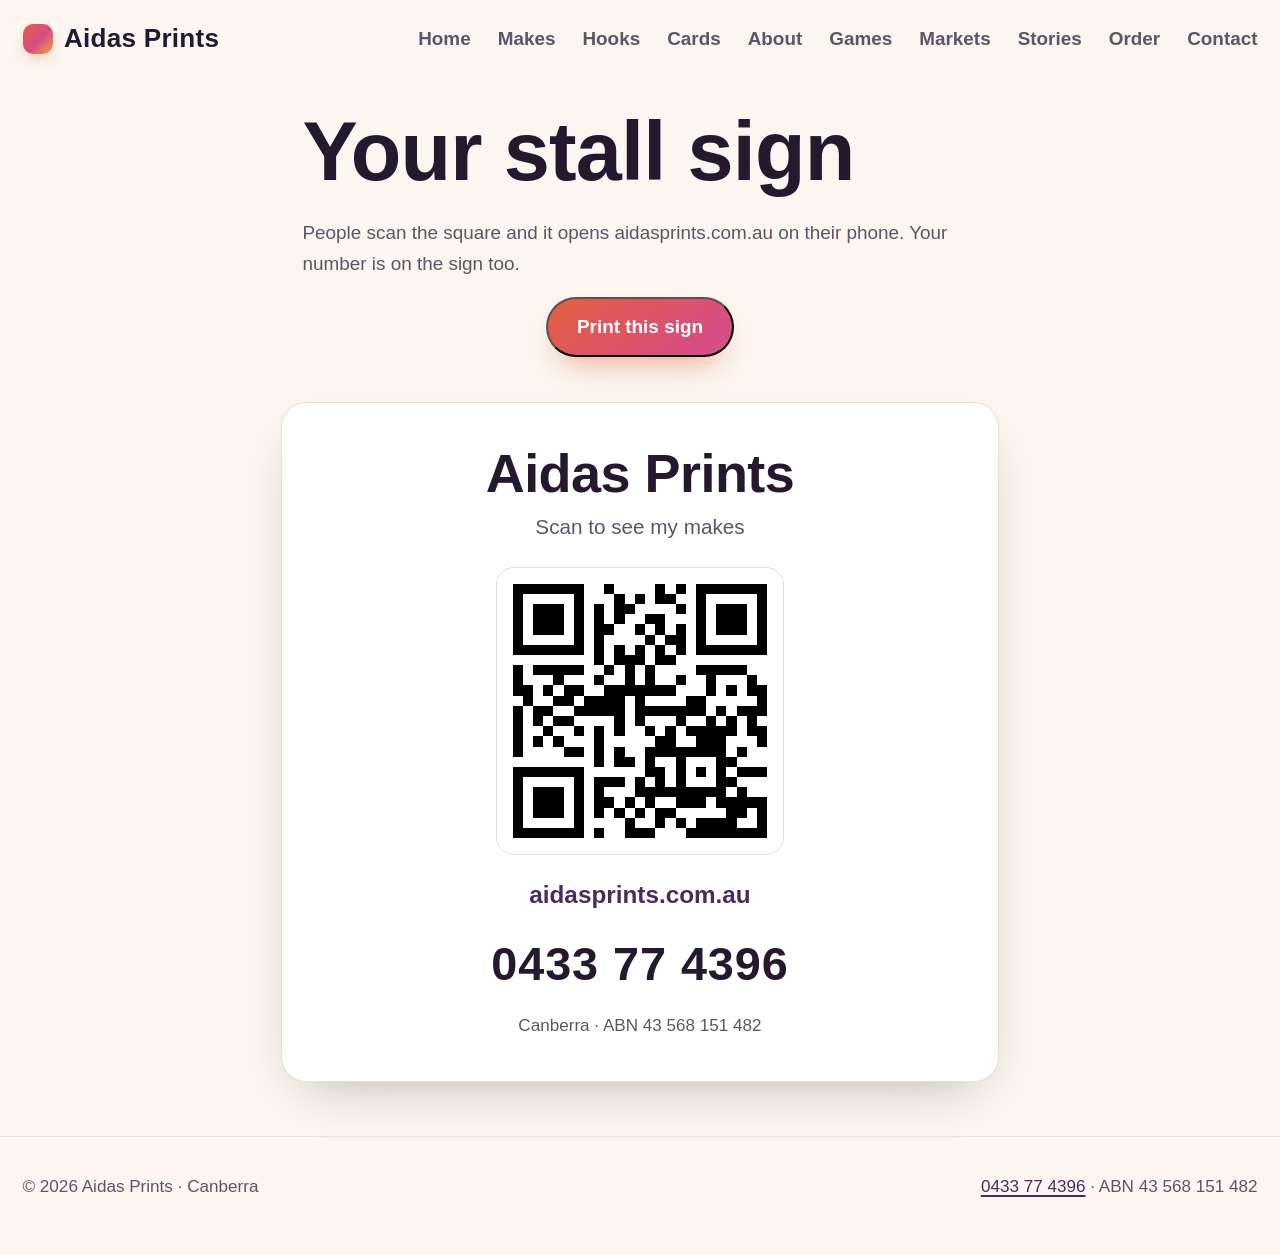
<file: sign.html>
<!DOCTYPE html>
<html lang="en-AU">
  <head>
    <meta charset="utf-8" />
    <meta name="viewport" content="width=device-width, initial-scale=1" />
    <title>Stall sign — Aidas Prints</title>
    <meta
      name="description"
      content="A printable stall sign for Aidas Prints, with a square code to aidasprints.com.au."
    />
    <meta name="theme-color" content="#fbf6ef" />
    <link rel="stylesheet" href="styles.css" />
    <style>
      .sign-help {
        max-width: 40rem;
        margin: 1.5rem auto 0;
        padding: 0 1.25rem 1.5rem;
      }

      .sign-help p {
        margin: 0.4rem 0 1rem;
        color: var(--muted);
      }

      .sign-sheet {
        width: min(100% - 2rem, 190mm);
        margin: 0 auto 3rem;
        padding: 2rem 1.75rem 2.25rem;
        background: var(--paper);
        border: 1px solid var(--line);
        border-radius: var(--radius);
        text-align: center;
        box-shadow: var(--shadow);
      }

      .sign-sheet .logo {
        display: inline-flex;
        justify-content: center;
        margin-bottom: 0.5rem;
      }

      .sign-sheet h1 {
        margin: 0.2rem 0 0.4rem;
        font-size: clamp(2rem, 6vw, 3rem);
      }

      .sign-sheet .tag {
        margin: 0 0 1.25rem;
        color: var(--muted);
        font-size: 1.15rem;
      }

      .sign-qr {
        width: min(100%, 16rem);
        margin: 0 auto;
        padding: 0.85rem;
        background: #fff;
        border: 1px solid var(--line);
        border-radius: 1rem;
      }

      .sign-qr img {
        width: 100%;
        height: auto;
        image-rendering: pixelated;
      }

      .sign-url {
        margin: 1.1rem 0 0.35rem;
        font-weight: 700;
        font-size: 1.35rem;
        color: var(--plum);
      }

      .sign-sheet .phone {
        font-size: clamp(1.8rem, 5vw, 2.6rem);
      }

      @media print {
        .site-header,
        .sign-help,
        .site-footer {
          display: none !important;
        }

        body {
          background: #fff;
        }

        .sign-sheet {
          width: 100%;
          margin: 0;
          border: 0;
          box-shadow: none;
          border-radius: 0;
        }
      }

      @media (prefers-reduced-motion: reduce) {
        html {
          scroll-behavior: auto;
        }
      }
    </style>
  </head>
  <body>
    <a class="skip" href="#main">Skip to content</a>

    <header class="site-header">
      <div class="wrap">
        <a class="logo" href="index.html">
          <span class="logo-mark" aria-hidden="true"></span>
          Aidas Prints
        </a>
        <nav aria-label="Main">
          <a href="index.html">Home</a>
          <a href="makes.html">Makes</a>
          <a href="makes.html#hooks">Hooks</a>
          <a href="index.html#cards">Cards</a>
          <a href="about.html">About</a>
          <a href="index.html#games">Games</a>
          <a href="index.html#markets">Markets</a>
          <a href="stories.html">Stories</a>
          <a href="index.html#order">Order</a>
          <a href="index.html#contact">Contact</a>
        </nav>
      </div>
    </header>

    <main id="main">
      <div class="sign-help">
        <h1>Your stall sign</h1>
        <p>
          People scan the square and it opens aidasprints.com.au on their
          phone. Your number is on the sign too.
        </p>
        <p class="actions">
          <button class="button" type="button" onclick="window.print()">
            Print this sign
          </button>
        </p>
      </div>

      <section class="sign-sheet" aria-label="Printable stall sign">
        <h1>Aidas Prints</h1>
        <p class="tag">Scan to see my makes</p>
        <div class="sign-qr">
          <img
            src="photos/aidasprints-qr.png"
            alt="A square code you can scan to open aidasprints.com.au"
            width="800"
            height="800"
          />
        </div>
        <p class="sign-url">aidasprints.com.au</p>
        <a class="phone" href="tel:+61433774396">0433 77 4396</a>
        <p class="fineprint">Canberra · ABN 43 568 151 482</p>
      </section>
    </main>

    <footer class="site-footer">
      <div class="wrap">
        <p>© <span id="year"></span> Aidas Prints · Canberra</p>
        <p><a href="tel:+61433774396">0433 77 4396</a> · ABN 43 568 151 482</p>
      </div>
    </footer>

    <script src="script.js"></script>
  </body>
</html>
</file>
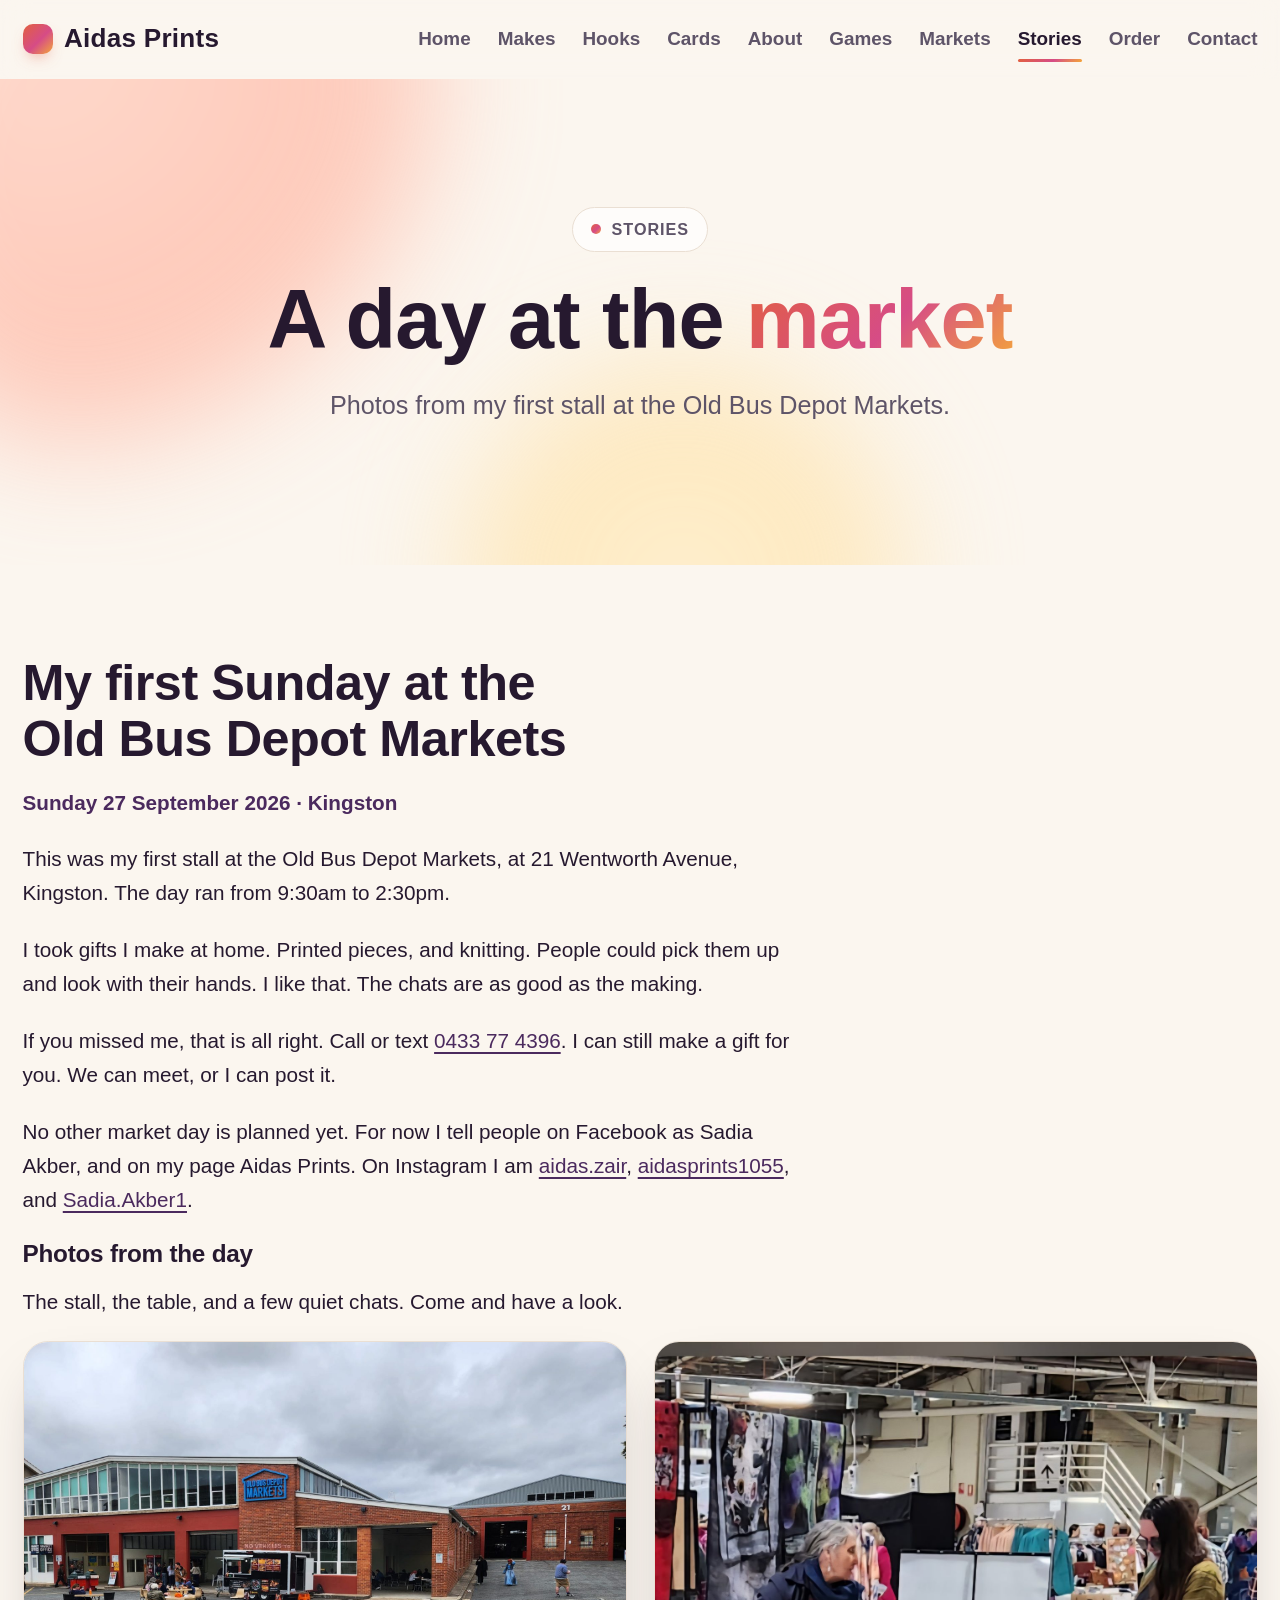
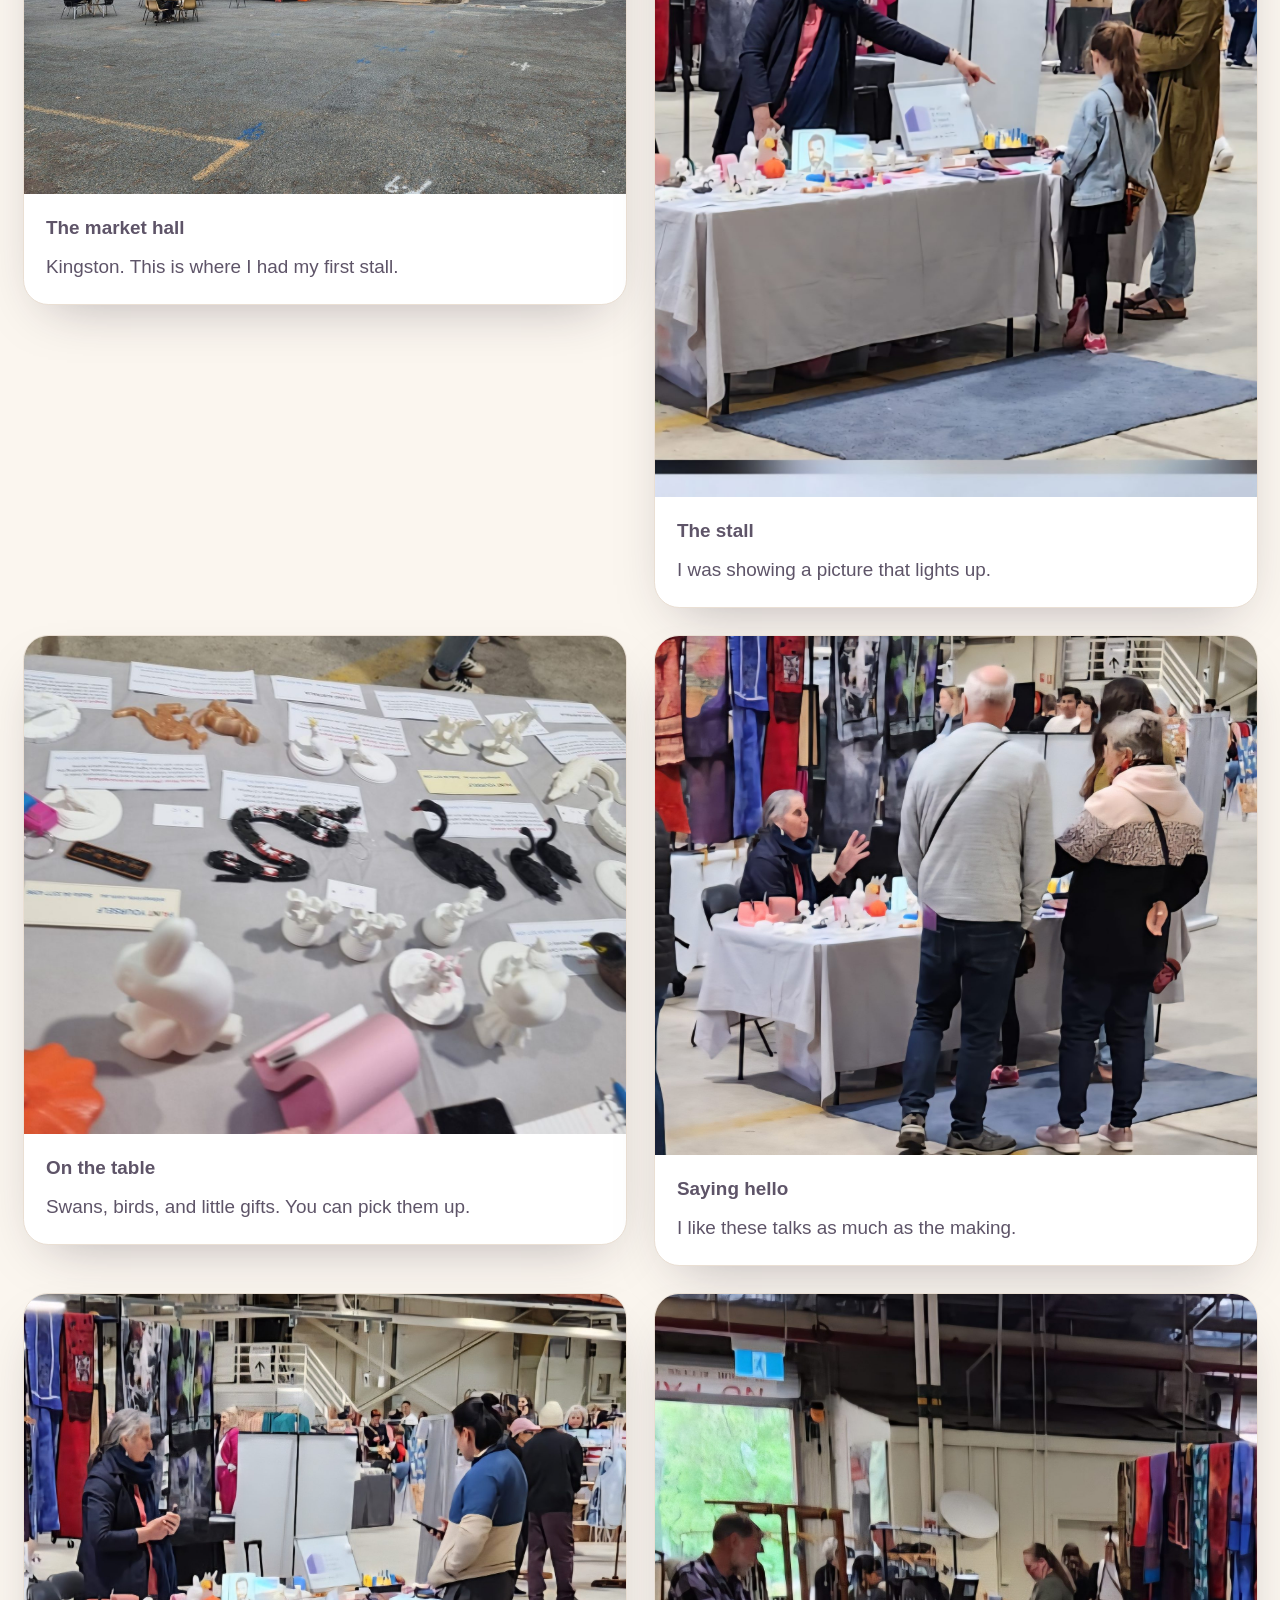
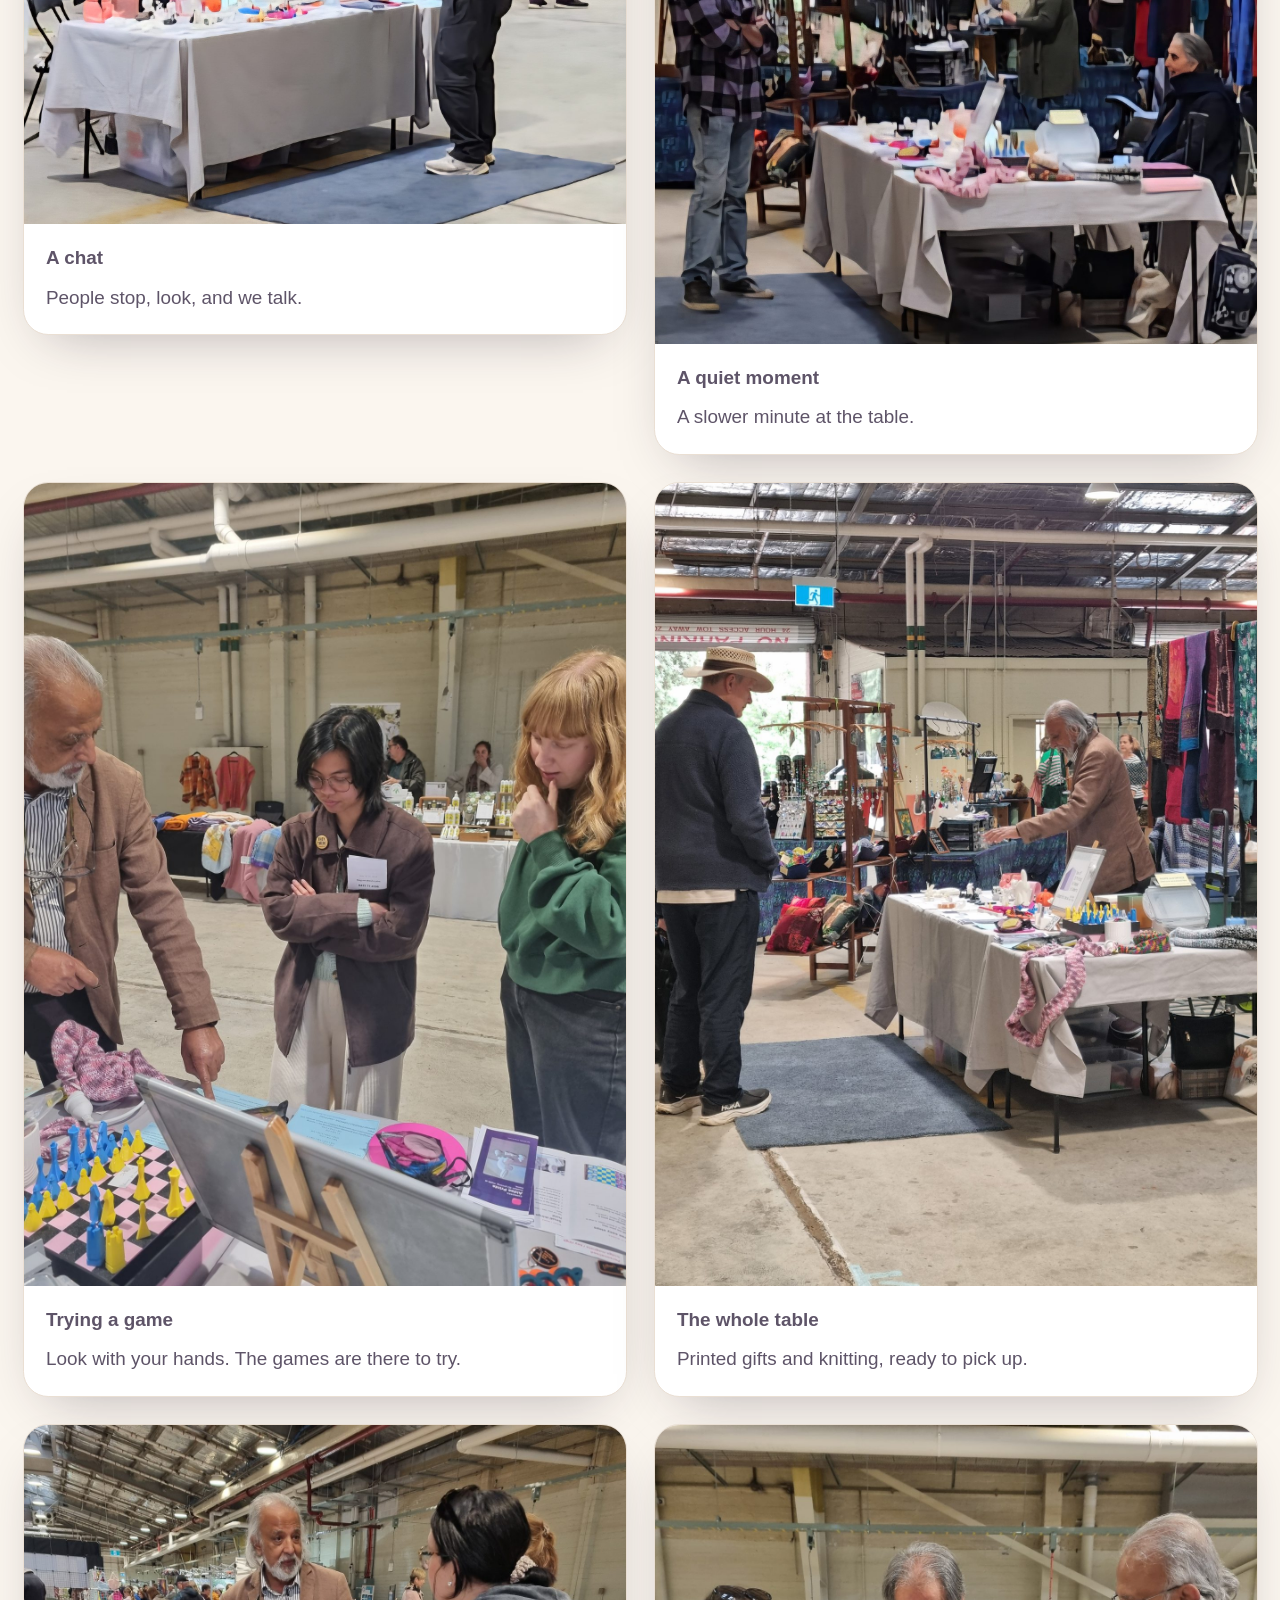
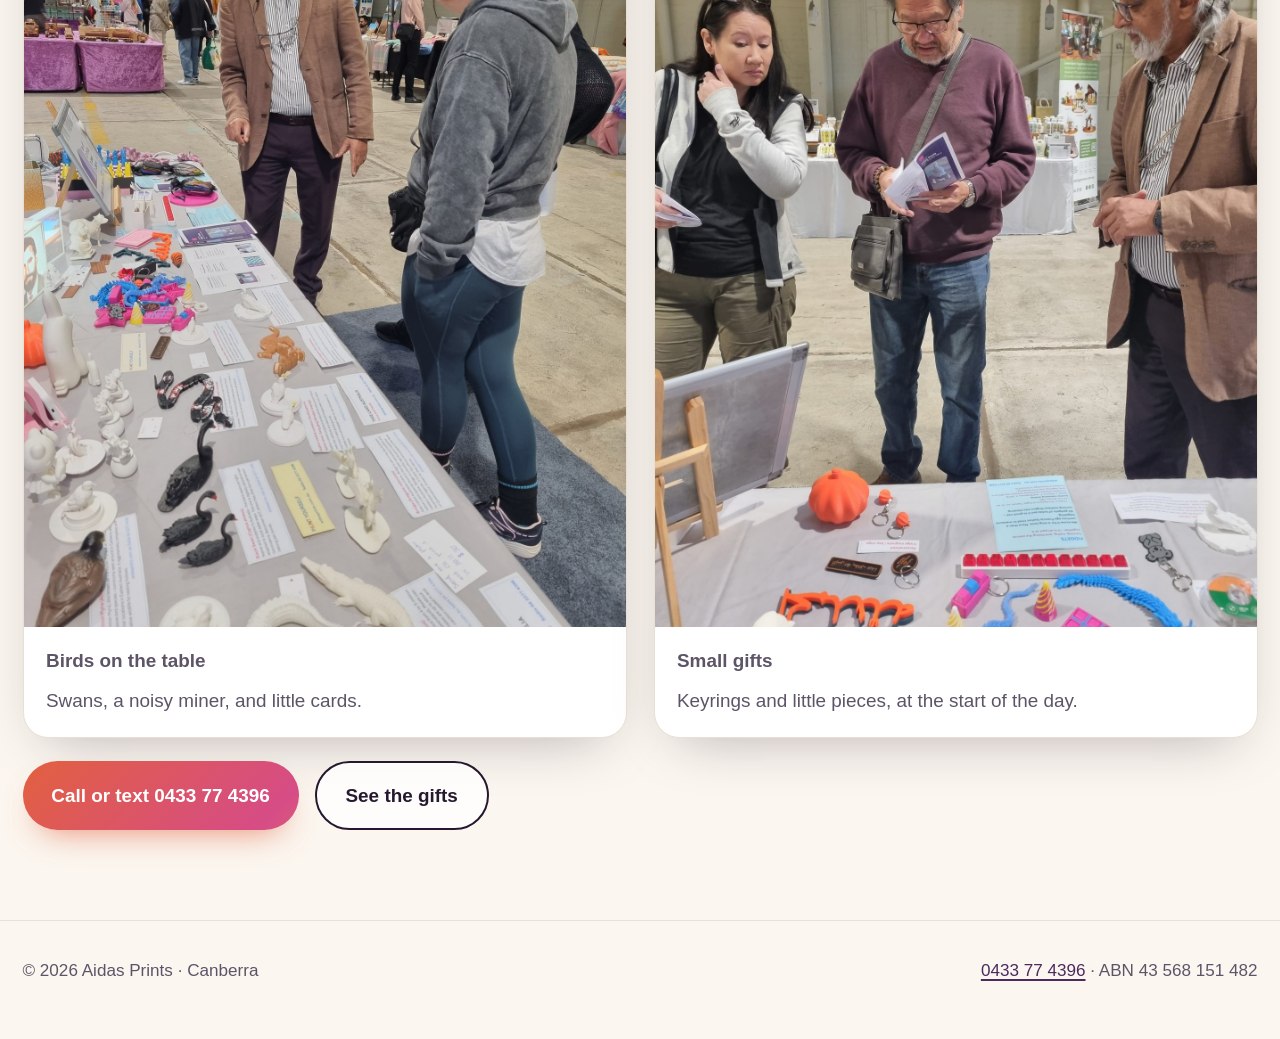
<file: stories.html>
<!DOCTYPE html>
<html lang="en-AU">
  <head>
    <meta charset="utf-8" />
    <meta name="viewport" content="width=device-width, initial-scale=1" />
    <title>Stories — Aidas Prints</title>
    <meta
      name="description"
      content="Photos from Sadia’s first stall at the Old Bus Depot Markets in Kingston, Sunday 27 September 2026."
    />
    <meta name="theme-color" content="#fbf6ef" />
    <link rel="stylesheet" href="styles.css" />
  </head>
  <body>
    <a class="skip" href="#main">Skip to content</a>

    <header class="site-header">
      <div class="wrap">
        <a class="logo" href="index.html">
          <span class="logo-mark" aria-hidden="true"></span>
          Aidas Prints
        </a>
        <nav aria-label="Main">
          <a href="index.html">Home</a>
          <a href="makes.html">Makes</a>
          <a href="makes.html#hooks">Hooks</a>
          <a href="index.html#cards">Cards</a>
          <a href="about.html">About</a>
          <a href="index.html#games">Games</a>
          <a href="index.html#markets">Markets</a>
          <a href="stories.html" aria-current="page">Stories</a>
          <a href="index.html#order">Order</a>
          <a href="index.html#contact">Contact</a>
        </nav>
      </div>
    </header>

    <main id="main">
      <section class="hero">
        <div class="blob blob-1" aria-hidden="true"></div>
        <div class="blob blob-3" aria-hidden="true"></div>
        <div class="wrap">
          <p class="eyebrow">Stories</p>
          <h1>A day at the <span class="gradient-text">market</span></h1>
          <p class="lead">
            Photos from my first stall at the Old Bus Depot Markets.
          </p>
        </div>
      </section>

      <section id="old-bus-depot">
        <div class="wrap">
          <div class="prose reveal">
          <h2>My first Sunday at the Old Bus Depot Markets</h2>
          <p class="story-when">
            <time datetime="2026-09-27">Sunday 27 September 2026</time>
            · Kingston
          </p>
          <p>
            This was my first stall at the Old Bus Depot Markets, at
            21 Wentworth Avenue, Kingston. The day ran from 9:30am to 2:30pm.
          </p>
          <p>
            I took gifts I make at home. Printed pieces, and knitting. People
            could pick them up and look with their hands. I like that. The
            chats are as good as the making.
          </p>
          <p>
            If you missed me, that is all right. Call or text
            <a href="tel:+61433774396">0433 77 4396</a>. I can still make a
            gift for you. We can meet, or I can post it.
          </p>
          <p>
            No other market day is planned yet. For now I tell people on
            Facebook as Sadia Akber, and on my page Aidas Prints. On Instagram
            I am
            <a href="https://www.instagram.com/aidas.zair/">aidas.zair</a>,
            <a href="https://www.instagram.com/aidasprints1055/">aidasprints1055</a>,
            and
            <a href="https://www.instagram.com/sadia.akber1/">Sadia.Akber1</a>.
          </p>

          <h3>Photos from the day</h3>
          <p>
            The stall, the table, and a few quiet chats. Come and have a look.
          </p>
          </div>
          <div class="gallery story-photos reveal">
            <figure>
              <img
                class="whole"
                src="photos/old-bus-depot-outside.jpg"
                width="1800"
                height="1350"
                alt="The Old Bus Depot Markets building in Kingston, red brick with a blue sign"
              />
              <figcaption>
                The market hall
                <p>Kingston. This is where I had my first stall.</p>
              </figcaption>
            </figure>
            <figure>
              <img
                class="whole"
                src="photos/market-stall-showing.jpg"
                width="1436"
                height="1800"
                alt="Sadia at her market table, showing a picture that lights up, with printed gifts on a white cloth"
              />
              <figcaption>
                The stall
                <p>I was showing a picture that lights up.</p>
              </figcaption>
            </figure>
            <figure>
              <img
                class="whole"
                src="photos/market-on-the-table.jpg"
                width="1350"
                height="1116"
                alt="A close look at the market table: white rabbits, black swans, a brown dragon, flower tea-light holders, and little cards"
              />
              <figcaption>
                On the table
                <p>Swans, birds, and little gifts. You can pick them up.</p>
              </figcaption>
            </figure>
            <figure>
              <img
                class="whole"
                src="photos/market-saying-hello.jpg"
                width="1800"
                height="1550"
                alt="Sadia smiling and waving as visitors stop at her market table"
              />
              <figcaption>
                Saying hello
                <p>I like these talks as much as the making.</p>
              </figcaption>
            </figure>
            <figure>
              <img
                class="whole"
                src="photos/market-a-chat.jpg"
                width="1800"
                height="1587"
                alt="Sadia talking with a visitor beside her market table of printed gifts"
              />
              <figcaption>
                A chat
                <p>People stop, look, and we talk.</p>
              </figcaption>
            </figure>
            <figure>
              <img
                class="whole"
                src="photos/market-quiet-moment.jpg"
                width="1666"
                height="1800"
                alt="Sadia sitting at the side of her market table while a visitor looks at the gifts"
              />
              <figcaption>
                A quiet moment
                <p>A slower minute at the table.</p>
              </figcaption>
            </figure>
            <figure>
              <img
                class="whole"
                src="photos/market-trying-a-game.jpg"
                width="1350"
                height="1800"
                alt="Visitors looking at a learning game on the market table, with blue and yellow pieces"
              />
              <figcaption>
                Trying a game
                <p>Look with your hands. The games are there to try.</p>
              </figcaption>
            </figure>
            <figure>
              <img
                class="whole"
                src="photos/market-whole-table.jpg"
                width="1350"
                height="1800"
                alt="The market table from the aisle, with printed gifts and a knitted piece hanging over the edge"
              />
              <figcaption>
                The whole table
                <p>Printed gifts and knitting, ready to pick up.</p>
              </figcaption>
            </figure>
            <figure>
              <img
                class="whole"
                src="photos/market-birds-on-table.jpg"
                width="1350"
                height="1800"
                alt="Black swans, white birds, and little cards laid out on the market table"
              />
              <figcaption>
                Birds on the table
                <p>Swans, a noisy miner, and little cards.</p>
              </figcaption>
            </figure>
            <figure>
              <img
                class="whole"
                src="photos/market-morning-gifts.jpg"
                width="1350"
                height="1800"
                alt="Keyrings, a small pumpkin, and colourful hooks on the table at the start of the market day"
              />
              <figcaption>
                Small gifts
                <p>Keyrings and little pieces, at the start of the day.</p>
              </figcaption>
            </figure>
          </div>
          <p class="actions actions-start">
            <a class="button" href="tel:+61433774396">Call or text 0433 77 4396</a>
            <a class="button button-quiet" href="index.html#from-photos">See the gifts</a>
          </p>
        </div>
      </section>
    </main>

    <footer class="site-footer">
      <div class="wrap">
        <p>© <span id="year"></span> Aidas Prints · Canberra</p>
        <p><a href="tel:+61433774396">0433 77 4396</a> · ABN 43 568 151 482</p>
      </div>
    </footer>

    <script src="script.js"></script>
  </body>
</html>
</file>
<file: styles.css>
/* Aidas Prints — styles
   Plain CSS. Colours live in the :root block below.
   Big type, high contrast, gentle motion. */

:root {
  --bg: #fbf6ef;
  --bg-deep: #f3e9dc;
  --paper: #ffffff;
  --ink: #26192f;
  --muted: #5e5468;
  --line: #eadfd3;

  --coral: #e2603f;
  --rose: #d64c86;
  --amber: #f4a63a;
  --teal: #1d7a78;
  --plum: #4b2a5e;

  --gradient: linear-gradient(135deg, var(--coral) 0%, var(--rose) 55%, var(--amber) 100%);
  --gradient-soft: linear-gradient(135deg, #ffe4d6 0%, #ffd6e6 55%, #fff0cf 100%);

  --radius: 1.4rem;
  --shadow: 0 1.2rem 3rem -1.4rem rgba(38, 25, 47, 0.35);
  --max: 72rem;

  --serif: Helvetica, "Helvetica Neue", Arial, sans-serif;
  --sans: Helvetica, "Helvetica Neue", Arial, sans-serif;
}

*,
*::before,
*::after {
  box-sizing: border-box;
}

html {
  font-size: 112.5%;
  scroll-behavior: smooth;
  scroll-padding-top: 5.5rem;
  -webkit-text-size-adjust: 100%;
}

body {
  margin: 0;
  font-family: var(--sans);
  font-size: 1.05rem;
  line-height: 1.65;
  color: var(--ink);
  background: var(--bg);
  overflow-x: hidden;
}

img {
  max-width: 100%;
  display: block;
}

a {
  color: var(--plum);
  text-decoration-thickness: 2px;
  text-underline-offset: 0.2em;
}

a:hover {
  color: var(--coral);
}

:focus-visible {
  outline: 3px solid var(--teal);
  outline-offset: 4px;
  border-radius: 0.25rem;
}

.skip {
  position: absolute;
  left: -999px;
  top: 0.5rem;
  background: var(--ink);
  color: #fff;
  padding: 0.6rem 1rem;
  border-radius: 0.5rem;
  z-index: 100;
}

.skip:focus {
  left: 0.5rem;
}

.wrap {
  width: min(100% - 2.5rem, var(--max));
  margin-inline: auto;
}

/* ---------- Header ---------- */

.site-header {
  position: sticky;
  top: 0;
  z-index: 50;
  background: rgba(251, 246, 239, 0.82);
  backdrop-filter: blur(14px);
  -webkit-backdrop-filter: blur(14px);
  border-bottom: 1px solid transparent;
  transition: border-color 0.3s ease, box-shadow 0.3s ease;
}

.site-header.is-scrolled {
  border-color: var(--line);
  box-shadow: 0 0.5rem 1.5rem -1rem rgba(38, 25, 47, 0.25);
}

.site-header .wrap {
  display: flex;
  flex-wrap: wrap;
  align-items: center;
  justify-content: space-between;
  gap: 0.75rem 1.5rem;
  padding: 0.9rem 0;
}

.logo {
  display: inline-flex;
  align-items: center;
  gap: 0.6rem;
  font-family: var(--serif);
  font-size: 1.45rem;
  font-weight: 700;
  letter-spacing: 0.01em;
  color: var(--ink);
  text-decoration: none;
}

.logo-mark {
  width: 1.7rem;
  height: 1.7rem;
  border-radius: 0.55rem;
  background: var(--gradient);
  box-shadow: 0 0.4rem 0.9rem -0.4rem rgba(226, 96, 63, 0.7);
  flex: none;
}

nav {
  display: flex;
  flex-wrap: wrap;
  gap: 0.25rem 1.5rem;
}

nav a {
  position: relative;
  padding: 0.4rem 0;
  color: var(--muted);
  text-decoration: none;
  font-weight: 600;
}

nav a::after {
  content: "";
  position: absolute;
  left: 0;
  right: 0;
  bottom: 0;
  height: 3px;
  border-radius: 3px;
  background: var(--gradient);
  transform: scaleX(0);
  transform-origin: left;
  transition: transform 0.3s ease;
}

nav a:hover,
nav a[aria-current="page"] {
  color: var(--ink);
}

nav a:hover::after,
nav a[aria-current="page"]::after {
  transform: scaleX(1);
}

/* ---------- Hero ---------- */

.hero {
  position: relative;
  isolation: isolate;
  padding: clamp(4rem, 10vw, 8rem) 0 clamp(3rem, 8vw, 6rem);
  overflow: hidden;
}

.hero .wrap {
  position: relative;
  z-index: 1;
  max-width: 48rem;
  text-align: center;
  margin-inline: auto;
}

.blob {
  position: absolute;
  z-index: -1;
  border-radius: 50%;
  filter: blur(60px);
  opacity: 0.75;
  pointer-events: none;
  animation: drift 18s ease-in-out infinite alternate;
}

.blob-1 {
  width: 34rem;
  height: 34rem;
  top: -12rem;
  left: -8rem;
  background: radial-gradient(circle at 30% 30%, #ffd1c2, #ffb7a4 60%, transparent 70%);
}

.blob-2 {
  width: 30rem;
  height: 30rem;
  top: -6rem;
  right: -10rem;
  background: radial-gradient(circle at 60% 40%, #ffd3e6, #f6b6d2 60%, transparent 70%);
  animation-delay: -6s;
  animation-duration: 22s;
}

.blob-3 {
  width: 26rem;
  height: 26rem;
  bottom: -14rem;
  left: 35%;
  background: radial-gradient(circle at 50% 50%, #fff1cf, #ffe0a3 60%, transparent 70%);
  animation-delay: -12s;
  animation-duration: 26s;
}

@keyframes drift {
  from {
    transform: translate3d(0, 0, 0) scale(1);
  }
  to {
    transform: translate3d(3rem, 2rem, 0) scale(1.08);
  }
}

.eyebrow {
  display: inline-flex;
  align-items: center;
  gap: 0.6rem;
  margin: 0 0 1.25rem;
  padding: 0.45rem 1rem;
  border-radius: 999px;
  background: rgba(255, 255, 255, 0.7);
  border: 1px solid var(--line);
  color: var(--muted);
  font-size: 0.9rem;
  font-weight: 600;
  letter-spacing: 0.06em;
  text-transform: uppercase;
}

.eyebrow::before {
  content: "";
  width: 0.55rem;
  height: 0.55rem;
  border-radius: 50%;
  background: var(--gradient);
}

h1,
h2,
h3 {
  font-family: var(--serif);
  line-height: 1.12;
  letter-spacing: -0.01em;
  margin: 0 0 1rem;
  text-wrap: balance;
}

h1 {
  font-size: clamp(2.6rem, 6.5vw, 4.6rem);
  font-weight: 700;
}

h2 {
  font-size: clamp(1.9rem, 4vw, 2.8rem);
}

h3 {
  font-size: 1.35rem;
}

.gradient-text {
  background: var(--gradient);
  -webkit-background-clip: text;
  background-clip: text;
  color: transparent;
}

.lead {
  font-size: clamp(1.15rem, 2vw, 1.4rem);
  color: var(--muted);
  max-width: 40rem;
  margin: 0 auto 2rem;
}

.actions {
  display: flex;
  flex-wrap: wrap;
  justify-content: center;
  gap: 0.9rem;
  margin: 0;
}

.button {
  display: inline-flex;
  align-items: center;
  gap: 0.5rem;
  font-family: var(--sans);
  font-size: 1.05rem;
  font-weight: 700;
  color: #fff;
  background: var(--gradient);
  background-size: 160% 160%;
  text-decoration: none;
  padding: 0.95rem 1.6rem;
  border-radius: 999px;
  box-shadow: 0 0.9rem 1.8rem -0.9rem rgba(226, 96, 63, 0.75);
  transition: transform 0.25s ease, box-shadow 0.25s ease, background-position 0.5s ease;
}

.button:hover {
  color: #fff;
  transform: translateY(-2px);
  background-position: 100% 50%;
  box-shadow: 0 1.2rem 2.2rem -0.9rem rgba(226, 96, 63, 0.85);
}

.button-quiet {
  background: rgba(255, 255, 255, 0.8);
  color: var(--ink);
  border: 2px solid var(--ink);
  box-shadow: none;
}

.button-quiet:hover {
  background: var(--ink);
  color: #fff;
  box-shadow: none;
}

.hero-note {
  margin: 1.75rem 0 0;
  color: var(--muted);
  font-size: 0.95rem;
}

/* ---------- Sections ---------- */

section {
  padding: clamp(3rem, 7vw, 5.5rem) 0;
}

.section-head {
  max-width: 44rem;
  margin-bottom: 2.5rem;
}

.section-head p {
  font-size: 1.15rem;
  color: var(--muted);
  margin: 0;
}

.band {
  background: var(--bg-deep);
}

#markets {
  padding-top: 0;
}

.market-highlight {
  position: relative;
  background: var(--gradient-soft);
  border: 3px solid var(--coral);
  border-radius: var(--radius);
  padding: clamp(1.5rem, 4vw, 2.5rem);
  box-shadow: var(--shadow);
  overflow: hidden;
}

.market-highlight::before {
  content: "";
  position: absolute;
  inset: 0 auto 0 0;
  width: 10px;
  background: var(--gradient);
}

.market-kicker {
  margin: 0 0 0.5rem;
  font-weight: 700;
  letter-spacing: 0.06em;
  text-transform: uppercase;
  font-size: 0.95rem;
  color: var(--coral);
}

.market-highlight h2 {
  margin: 0 0 0.6rem;
  font-size: clamp(1.8rem, 4vw, 2.6rem);
  line-height: 1.15;
}

.market-when,
.market-where {
  margin: 0 0 0.4rem;
  font-size: 1.25rem;
  font-weight: 700;
  color: var(--ink);
}

.market-highlight p {
  margin: 0.8rem 0 0;
  max-width: 40rem;
}

.market-highlight a {
  font-weight: 700;
}

.actions-start {
  justify-content: flex-start;
  margin-top: 1.25rem;
}

.story-when {
  margin: 0 0 1.25rem;
  font-size: 1.15rem;
  font-weight: 700;
  color: var(--plum);
}

.photo-wait {
  display: grid;
  grid-template-columns: repeat(auto-fit, minmax(12rem, 1fr));
  gap: 1rem;
  margin: 0 0 1.5rem;
}

.photo-slot {
  min-height: 11rem;
  margin: 0;
  padding: 1rem;
  display: flex;
  flex-direction: column;
  justify-content: flex-end;
  background: var(--gradient-soft);
  border: 2px dashed var(--coral);
  border-radius: var(--radius);
}

.photo-slot p {
  margin: 0;
}

.photo-slot .fineprint {
  margin-top: 0.25rem;
}

.band-dark {
  background: radial-gradient(120% 140% at 10% 0%, #5a3070 0%, var(--ink) 55%, #1b1222 100%);
  color: #fff;
}

.band-dark h2,
.band-dark h3 {
  color: #fff;
}

.band-dark .section-head p,
.band-dark .muted {
  color: rgba(255, 255, 255, 0.78);
}

/* Cards */

.cards {
  display: grid;
  gap: 1.5rem;
  grid-template-columns: repeat(auto-fit, minmax(min(100%, 18rem), 1fr));
}

.card {
  position: relative;
  background: var(--paper);
  border: 1px solid var(--line);
  border-radius: var(--radius);
  padding: 1.75rem;
  box-shadow: var(--shadow);
  transition: transform 0.3s ease, box-shadow 0.3s ease;
  overflow: hidden;
}

.card::before {
  content: "";
  position: absolute;
  inset: 0 0 auto 0;
  height: 5px;
  background: var(--gradient);
  opacity: 0;
  transition: opacity 0.3s ease;
}

.card:hover {
  transform: translateY(-4px);
  box-shadow: 0 1.8rem 3.5rem -1.6rem rgba(38, 25, 47, 0.45);
}

.card:hover::before {
  opacity: 1;
}

.card p {
  margin: 0;
  color: var(--muted);
}

.card a {
  font-weight: 700;
}

.card .actions {
  justify-content: flex-start;
  margin-top: 1.25rem;
}

.icon {
  width: 3.4rem;
  height: 3.4rem;
  border-radius: 1rem;
  display: grid;
  place-items: center;
  font-size: 1.6rem;
  margin-bottom: 1.1rem;
  background: var(--gradient-soft);
}

/* Steps */

.steps {
  counter-reset: step;
  display: grid;
  gap: 1.5rem;
  grid-template-columns: repeat(auto-fit, minmax(min(100%, 16rem), 1fr));
  padding: 0;
  margin: 0;
  list-style: none;
}

.steps li {
  counter-increment: step;
  position: relative;
  padding: 1.75rem 1.75rem 1.75rem 1.75rem;
  border-radius: var(--radius);
  background: rgba(255, 255, 255, 0.06);
  border: 1px solid rgba(255, 255, 255, 0.14);
  backdrop-filter: blur(6px);
}

.steps li::before {
  content: counter(step, decimal-leading-zero);
  display: block;
  font-family: var(--serif);
  font-size: 2.4rem;
  line-height: 1;
  margin-bottom: 0.9rem;
  background: var(--gradient);
  -webkit-background-clip: text;
  background-clip: text;
  color: transparent;
}

.steps h3 {
  margin-bottom: 0.4rem;
}

.steps p {
  margin: 0;
  color: rgba(255, 255, 255, 0.8);
}

/* Gallery */

.gallery {
  display: grid;
  gap: 1.5rem;
  grid-template-columns: repeat(auto-fit, minmax(min(100%, 17rem), 1fr));
}

.gallery figure {
  margin: 0;
  background: var(--paper);
  border: 1px solid var(--line);
  border-radius: var(--radius);
  overflow: hidden;
  box-shadow: var(--shadow);
  transition: transform 0.35s ease, box-shadow 0.35s ease;
}

.gallery figure:hover {
  transform: translateY(-5px) rotate(-0.4deg);
  box-shadow: 0 2rem 3.5rem -1.5rem rgba(38, 25, 47, 0.45);
}

.gallery img {
  width: 100%;
  aspect-ratio: 4 / 3;
  object-fit: cover;
  transition: transform 0.6s ease;
}

.gallery figure:hover img {
  transform: scale(1.04);
}

/* Show a whole print inside the frame, for a piece that cover would clip. */
.gallery img.fit-contain {
  object-fit: contain;
  background: var(--bg);
}

.gallery figure:hover img.fit-contain {
  transform: none;
}

/* Taller frames for upright game photos, so the card is not squeezed. */
.gallery img.fit-contain.frame-tall {
  aspect-ratio: 3 / 4;
}

/* Market photos keep their own shape, so faces and the table are not cut off. */
.gallery img.whole {
  aspect-ratio: auto;
  height: auto;
}

.gallery.story-photos,
.gallery.market-photos {
  margin-top: 1.25rem;
  align-items: start;
}

.gallery.market-photos {
  margin-bottom: 0.25rem;
}

.market-collage {
  margin: 1.25rem 0 0.25rem;
  background: var(--paper);
  border: 1px solid var(--line);
  border-radius: var(--radius);
  overflow: hidden;
  box-shadow: var(--shadow);
}

.market-collage img {
  width: 100%;
  height: auto;
  display: block;
}

/* The supplied hall photo is tall. Keep its own shape, and stop it filling a wide screen. */
.market-collage.market-portrait {
  max-width: 34rem;
}

.market-collage figcaption {
  padding: 1rem 1.25rem 1.2rem;
  color: var(--muted);
  font-weight: 600;
}

.market-collage figcaption p {
  margin: 0.45rem 0 0;
  font-weight: 400;
}

@media (min-width: 50rem) {
  .gallery.story-photos,
  .gallery.market-photos {
    grid-template-columns: repeat(2, minmax(0, 1fr));
  }
}

.gallery.align-start {
  align-items: start;
}

/* Two roomy columns for the games, so the cards in the photos stay easy to see. */
@media (min-width: 50rem) {
  .gallery.games-grid {
    grid-template-columns: repeat(2, minmax(0, 1fr));
  }
}

.gallery figcaption {
  padding: 1rem 1.25rem 1.2rem;
  color: var(--muted);
  font-weight: 600;
}

.gallery figcaption p {
  margin: 0.45rem 0 0;
  font-weight: 400;
}

.verse {
  display: block;
  margin: 0.35rem 0;
  font-size: 1.35rem;
  line-height: 1.6;
  color: var(--ink);
  unicode-bidi: isolate;
}

.gallery figure > a {
  display: block;
  color: inherit;
  text-decoration: none;
}

.gallery figure > a:hover {
  color: inherit;
}

.placeholder {
  aspect-ratio: 4 / 3;
  display: grid;
  place-items: center;
  text-align: center;
  padding: 1.5rem;
  background: var(--gradient-soft);
  color: var(--plum);
  font-family: var(--serif);
  font-size: 1.3rem;
}

.empty-note {
  grid-column: 1 / -1;
  margin: 0;
  padding: 1.5rem 1.75rem;
  border: 2px dashed var(--line);
  border-radius: var(--radius);
  background: rgba(255, 255, 255, 0.7);
  color: var(--muted);
}

/* Contact */

.contact {
  display: grid;
  gap: 2rem;
  grid-template-columns: repeat(auto-fit, minmax(min(100%, 20rem), 1fr));
  align-items: center;
}

.phone {
  display: inline-block;
  font-family: var(--serif);
  font-size: clamp(2rem, 5vw, 3.2rem);
  font-weight: 700;
  letter-spacing: 0.02em;
  color: var(--ink);
  text-decoration: none;
  margin: 0.25rem 0 0.5rem;
}

.phone:hover {
  color: var(--coral);
}

.fineprint {
  color: var(--muted);
  font-size: 0.95rem;
  margin: 0;
}

.qr-sign {
  margin: 1.25rem 0 0;
  padding: 1rem;
  background: #fff;
  border: 1px solid var(--line);
  border-radius: var(--radius);
  max-width: 14rem;
}

.qr-sign img {
  width: 100%;
  height: auto;
  image-rendering: pixelated;
}

.qr-sign figcaption {
  margin: 0.6rem 0 0;
  font-weight: 700;
  color: var(--plum);
}

.qr-sign .fineprint {
  margin-top: 0.35rem;
}

.prose {
  max-width: 44rem;
  font-size: 1.15rem;
}

.prose p {
  margin: 0 0 1.25rem;
}

/* ---------- Footer ---------- */

.site-footer {
  border-top: 1px solid var(--line);
  padding: 2rem 0 3rem;
  color: var(--muted);
  font-size: 0.95rem;
}

.site-footer .wrap {
  display: flex;
  flex-wrap: wrap;
  justify-content: space-between;
  gap: 0.5rem 2rem;
}

.site-footer p {
  margin: 0;
}

/* ---------- Scroll reveal ---------- */

.reveal {
  opacity: 0;
  transform: translateY(1.5rem);
  transition: opacity 0.7s ease, transform 0.7s ease;
}

.reveal.is-visible {
  opacity: 1;
  transform: none;
}

.reveal:nth-child(2) {
  transition-delay: 0.1s;
}

.reveal:nth-child(3) {
  transition-delay: 0.2s;
}

.reveal:nth-child(4) {
  transition-delay: 0.3s;
}

@media (prefers-reduced-motion: reduce) {
  html {
    scroll-behavior: auto;
  }

  .blob,
  .button,
  .card,
  .market-highlight,
  .gallery figure,
  .gallery img {
    animation: none;
    transition: none;
  }

  .reveal {
    opacity: 1;
    transform: none;
    transition: none;
  }
}

/* ---------- Business cards ---------- */

.card-pair {
  display: flex;
  flex-wrap: wrap;
  gap: 1.5rem;
  align-items: stretch;
}

.biz-card {
  width: min(100%, 24rem);
  aspect-ratio: 90 / 55;
  border-radius: 0.9rem;
  padding: 1.05rem 1.2rem 0.95rem;
  display: flex;
  flex-direction: column;
  justify-content: space-between;
  box-shadow: var(--shadow);
}

.biz-card-front {
  background: #fff;
  color: var(--ink);
  border: 1px solid var(--line);
}

.biz-card-back {
  background: var(--plum);
  color: #fff;
}

.biz-brand {
  display: flex;
  align-items: center;
  gap: 0.6rem;
  font-size: 1.35rem;
  font-weight: 700;
  line-height: 1.1;
}

.biz-card p {
  margin: 0;
}

.biz-tag {
  font-size: 1.05rem;
  line-height: 1.35;
  max-width: 16rem;
}

.biz-place {
  font-size: 0.85rem;
  font-weight: 700;
  letter-spacing: 0.06em;
  text-transform: uppercase;
  color: var(--coral);
}

.biz-card-back .biz-tag {
  max-width: 18rem;
  color: #fff;
}

.biz-phone {
  color: #fff;
  font-size: 1.45rem;
  font-weight: 800;
  text-decoration: none;
  letter-spacing: 0.01em;
}

.biz-phone:hover {
  color: #fff;
}

.biz-web {
  font-weight: 700;
}

.biz-abn {
  font-size: 0.8rem;
  color: rgba(255, 255, 255, 0.82);
}

/* ---------- Small screens ---------- */

@media (max-width: 40rem) {
  html {
    /* The menu wraps onto two lines, so a jumped-to section clears it. */
    scroll-padding-top: 12.5rem;
  }

  .site-header .wrap {
    justify-content: center;
    text-align: center;
  }

  nav {
    justify-content: center;
    gap: 0.25rem 1.1rem;
  }

  .actions .button {
    width: 100%;
    justify-content: center;
  }

  .blob {
    filter: blur(45px);
  }
}
</file>
